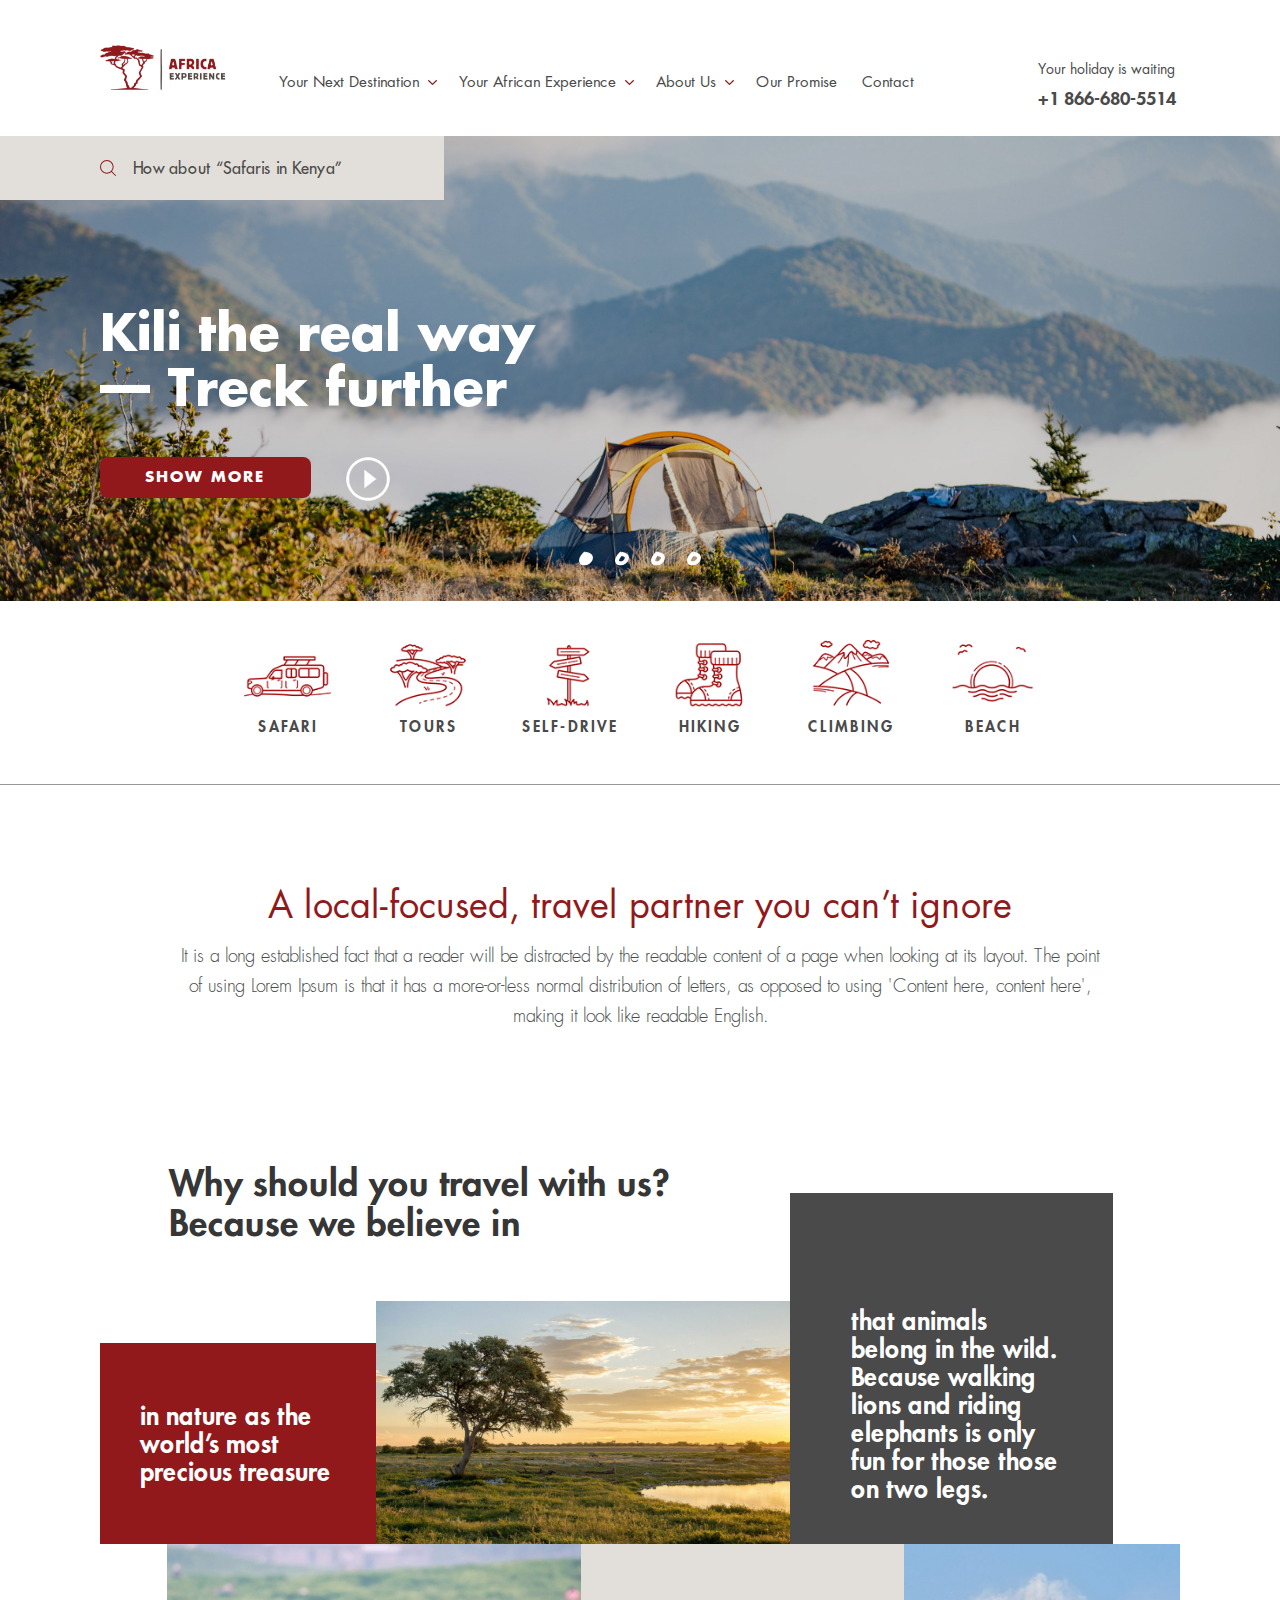
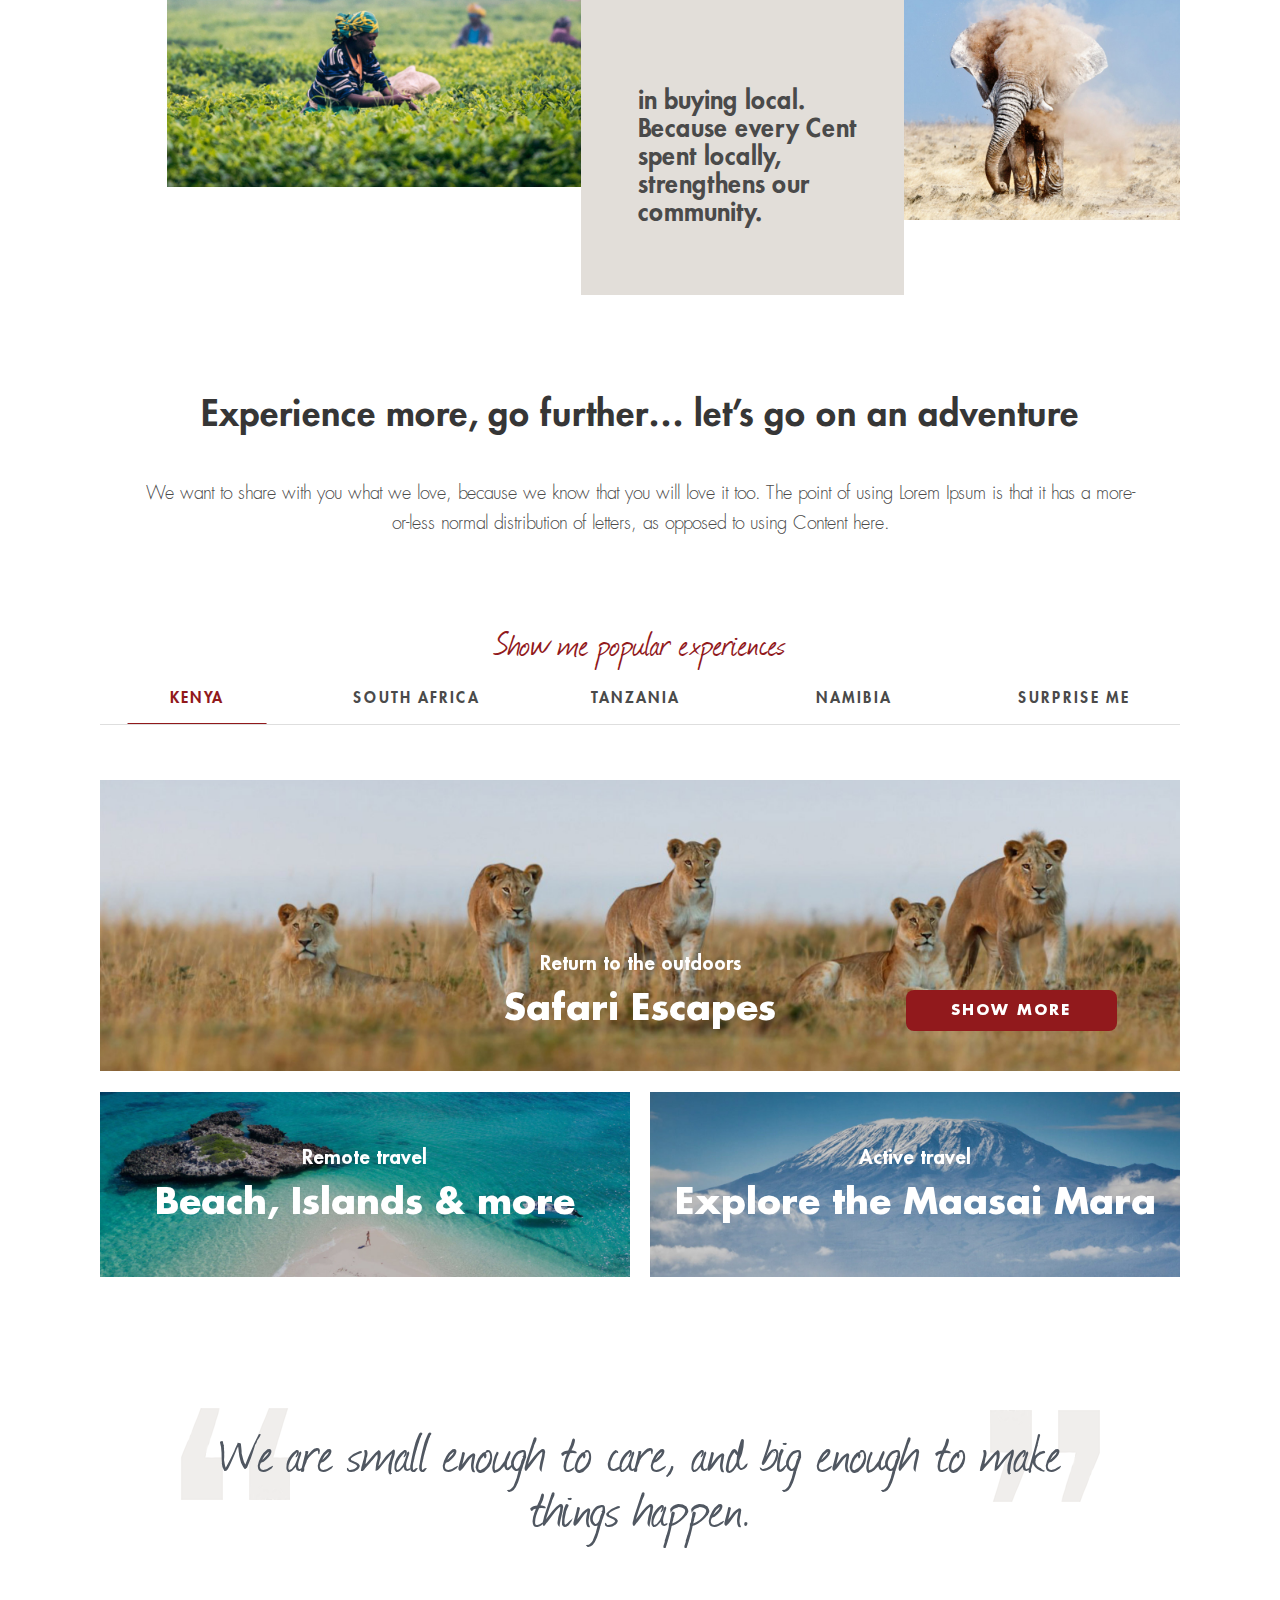
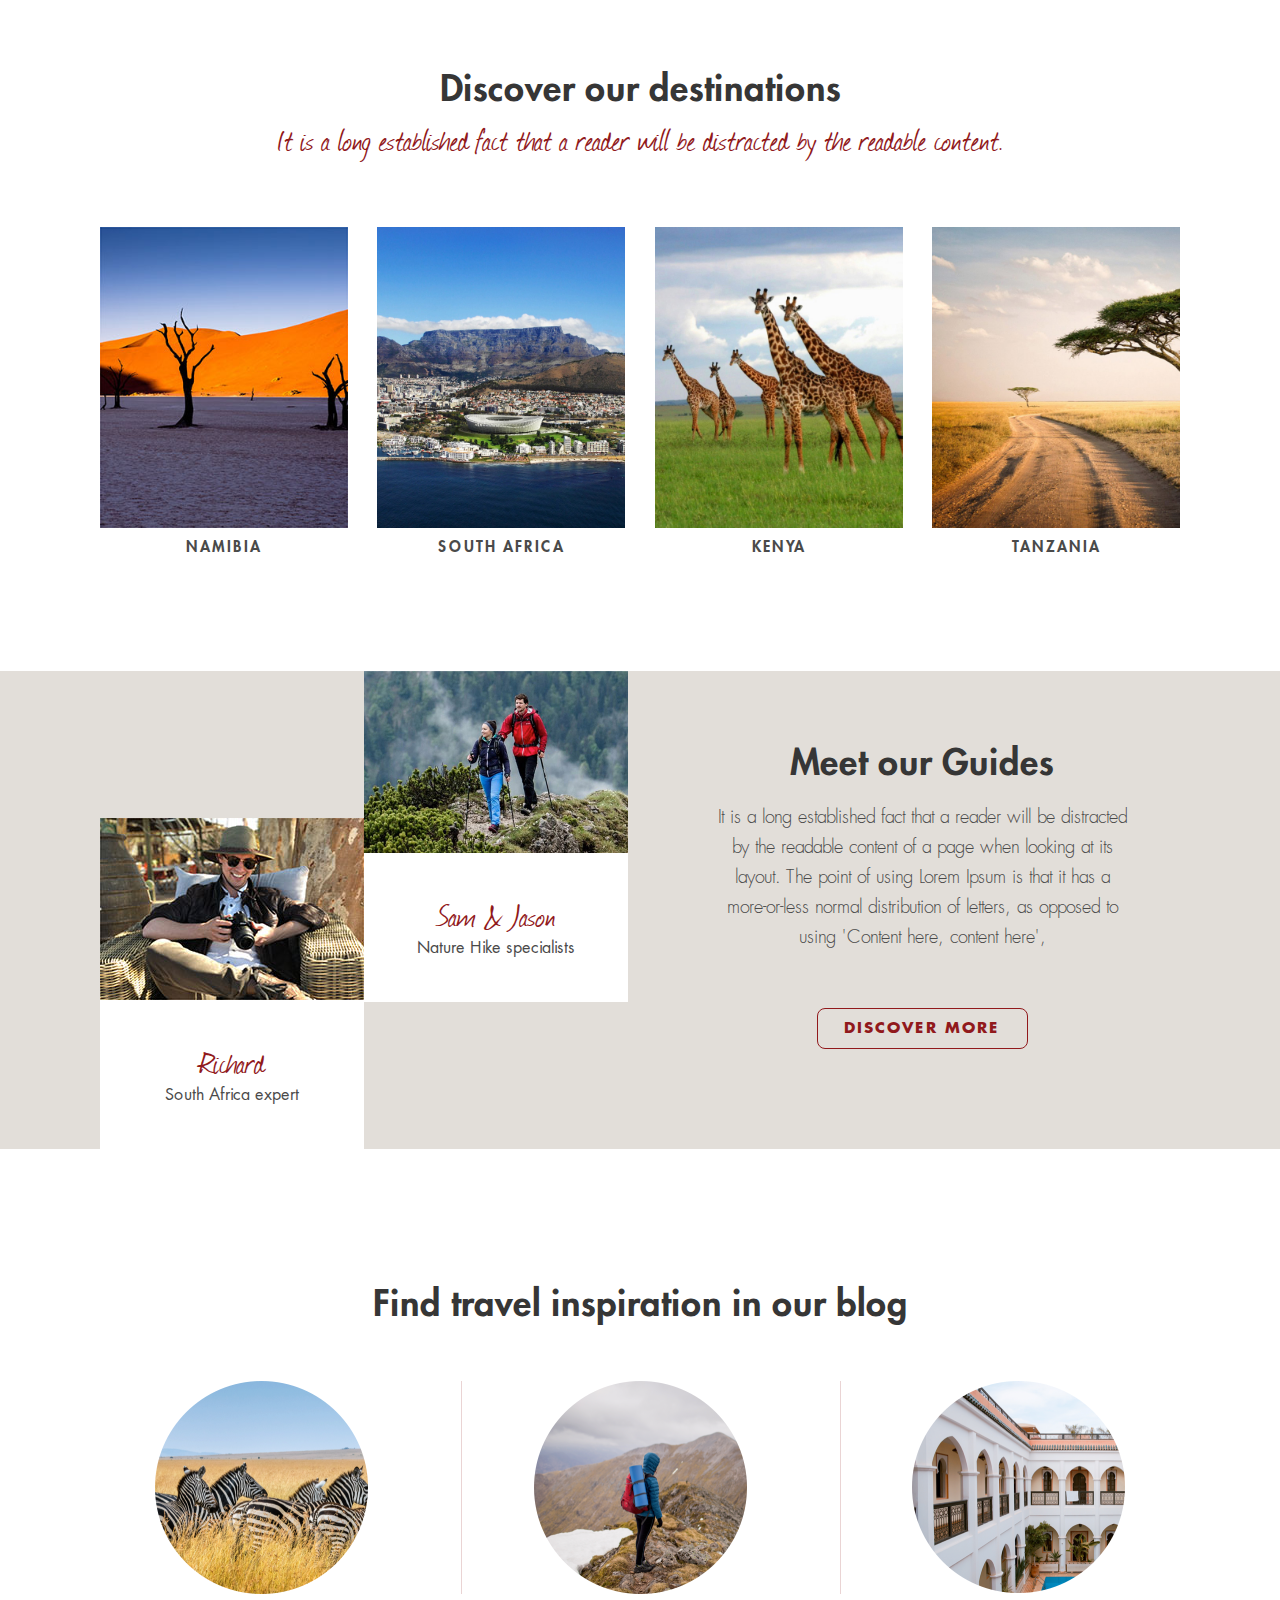
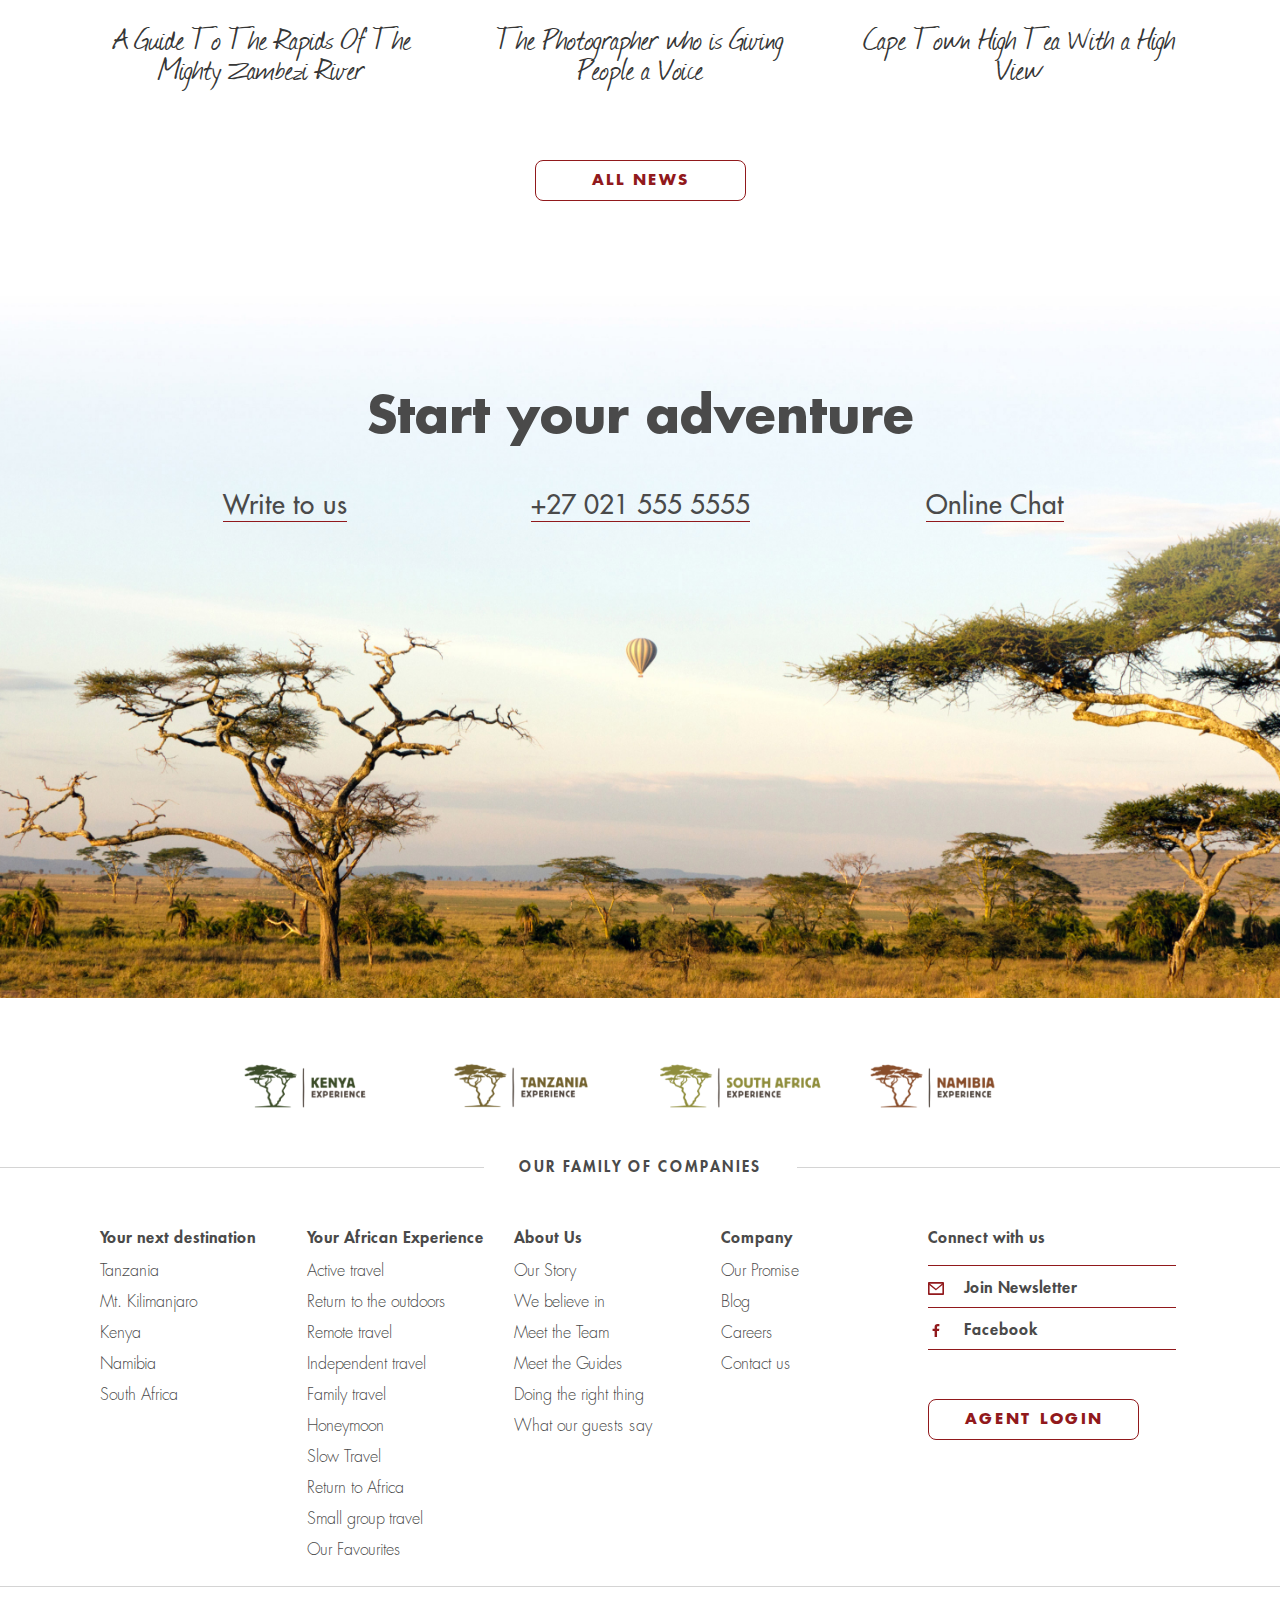
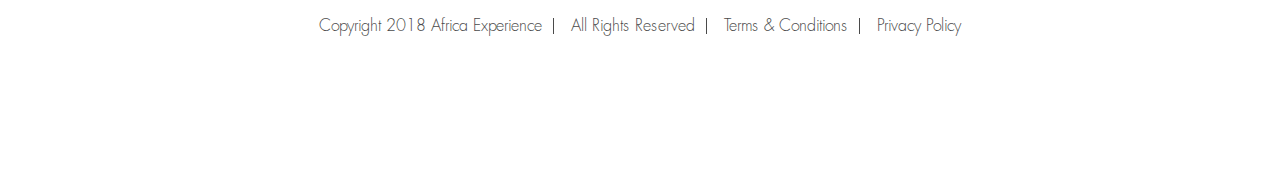
<file: index.html>
<!DOCTYPE html>
<html lang="en">

<head>
    <meta charset="utf-8">
    <meta name="viewport" content="width=device-width, minimum-scale=1.0, maximum-scale=1.0, initial-scale=1.0, user-scalable=no">
    <meta name="format-detection" content="telephone=no">
    <title>Africa Experience | Home</title>

    <link type="text/css" rel="stylesheet" href="css/flexslider.css">
    <link type="text/css" rel="stylesheet" href="css/slick.css">
    <link type="text/css" rel="stylesheet" href="css/style.css">
</head>

<body>
    <div class="main-wrap">
        <!--  Beginning header section 
            ===============================  -->
        <header class="main-header-section">
            <div class="common-wrap clear">
                <div class="logo-wrap">
                    <div class="main-logo">
                        <a href="index.html" class="logo"><img src="images/main-logo.png" alt=""></a>
                    </div>
                    <div class="call-to-action tablet">
                        <span>Your holiday is waiting</span>
                        <a href="tel:18666805514"><span>+1 866-680-5514</span></a>
                    </div>
                    <div class="menu-icon-wrap">
                        <span>menu</span>
                        <div class="phone-nav">
                            <div></div>
                        </div>
                    </div>
                </div>
                <div class="nav-wrap">
                    <nav class="main-nav">
                        <ul>
                            <li><a href="index.html">Home</a> </li>
                            <li>
                                <a href="your-next-destination.html">Your next destination</a>
                                <ul>
                                    <li><a href="single-destination.html">Single destination</a></li>
                                    <li><a href="#">Your next </a></li>
                                    <li><a href="#">Your next </a></li>
                                </ul>
                            </li>
                            <li><a href="#">Your African Experience</a>
                                <ul>
                                    <li><a href="single-experience.html">Single experience</a></li>
                                    <li><a href="#">Your next </a></li>
                                    <li><a href="#">Your next </a></li>
                                </ul>
                            </li>
                            <li><a href="#">About Us</a>
                                <ul>
                                    <li><a href="#">Your next </a></li>
                                    <li><a href="#">Your next </a></li>
                                    <li><a href="#">Your next </a></li>
                                </ul>
                            </li>
                            <li><a href="#">Our Promise</a> </li>
                            <li><a href="#">Contact</a></li>
                        </ul>
                    </nav>
                    <div class="call-to-action">
                        <span>Your holiday is waiting</span>
                        <a href="tel:18666805514"><img src="svg/phone.svg" alt="" class="laptop"><span>+1 866-680-5514</span></a>
                    </div>
                </div>
            </div>
        </header>
        <!-- //End header section -->

        <!-- Beginning main content section 
            ==================================== -->
        <section class="main-content-wrap home-content">
            <!--  Beginning hero section 
                ==================================== -->
            <section class="hero-wrap">
                <div class="search-field-wrap">
                    <div class="common-wrap clear search-wrap-inner">
                        <form action="#" method="post">
                            <div class="input-row scearch-wrap">
                                <button type="submit"><img src="svg/search.svg" alt=""></button>
                                <input type="search" value="How about “Safaris in Kenya”">
                            </div>
                        </form>
                    </div>
                </div>
                <div class="hero-slide-wrap" id="hero-slide-wrap">
                    <ul class="slides">
                        <li class="slide">
                            <div class="hero-thumb" style="background-image: url(images/home-hero.jpg)">
                                <div class="hero-inner" id="hero-inner">
                                    <div class="common-wrap clear">
                                        <div class="title-text">
                                            <h2>Kili the real way –– Treck further</h2>
                                            <a href="#" class="btn color-btn">show more</a>
                                            <a href="#" class="play-btn"><img src="images/play-icon.png" alt=""></a>
                                        </div>
                                    </div>
                                </div>
                            </div>
                        </li>
                        <li class="slide">
                            <div class="hero-thumb" style="background-image: url(images/home-hero.jpg)">
                                <div class="hero-inner" id="hero-inner">
                                    <div class="common-wrap clear">
                                        <div class="title-text">
                                            <h2>Kili the real way –– Treck further</h2>
                                            <a href="#" class="btn color-btn">show more</a>
                                            <a href="#" class="play-btn"><img src="images/play-icon.png" alt=""></a>
                                        </div>
                                    </div>
                                </div>
                            </div>
                        </li>
                        <li class="slide">
                            <div class="hero-thumb" style="background-image: url(images/home-hero.jpg)">
                                <div class="hero-inner" id="hero-inner">
                                    <div class="common-wrap clear">
                                        <div class="title-text">
                                            <h2>Kili the real way –– Treck further</h2>
                                            <a href="#" class="btn color-btn">show more</a>
                                            <a href="#" class="play-btn"><img src="images/play-icon.png" alt=""></a>
                                        </div>
                                    </div>
                                </div>
                            </div>
                        </li>
                        <li class="slide">
                            <div class="hero-thumb" style="background-image: url(images/home-hero.jpg)">
                                <div class="hero-inner" id="hero-inner">
                                    <div class="common-wrap clear">
                                        <div class="title-text">
                                            <h2>Kili the real way –– Treck further</h2>
                                            <a href="#" class="btn color-btn">show more</a>
                                            <a href="#" class="play-btn"><img src="images/play-icon.png" alt=""></a>
                                        </div>
                                    </div>
                                </div>
                            </div>
                        </li>
                    </ul>
                </div>
            </section>
            <!--  //End hero section -->

            <!--  Beginning info warp section 
                ==================================== -->
            <section class="info-wrap-section">
                <div class="common-wrap clear info-inner">
                    <a href="#" class="info-item">
                        <img src="images/features-icon1.png">
                        <span>Safari</span>
                    </a>
                    <a href="#" class="info-item">
                        <img src="images/features-icon2.png">
                        <span>Tours</span>
                    </a>
                    <a href="#" class="info-item">
                        <img src="images/features-icon3.png">
                        <span>Self-Drive</span>
                    </a>
                    <a href="#" class="info-item">
                        <img src="images/features-icon4.png">
                        <span>Hiking</span>
                    </a>
                    <a href="#" class="info-item">
                        <img src="images/features-icon5.png">
                        <span>Climbing</span>
                    </a>
                    <a href="#" class="info-item">
                        <img src="images/features-icon6.png">
                        <span>Beach</span>
                    </a>
                </div>
            </section>
            <!-- //End info wrap section -->

            <!-- Beginning local focus section 
                ==================================== -->
            <section class="local-focus-section">
                <div class="common-wrap clear local-focus-inner">
                    <div class="title-wrap common-wrap clear">
                        <h4 class="flame-red ">A local-focused, travel partner you can’t ignore</h4>
                        <p>It is a long established fact that a reader will be distracted by the readable content of a page when looking at its layout. The point of using Lorem Ipsum is that it has a more-or-less normal distribution of letters, as opposed to using 'Content here, content here', making it look like readable English.</p>
                    </div>
                    <div class="local-focus-content-wrap">
                        <h4 class="eclipse std-heavy-fonts">Why should you travel with us? Because we believe in</h4>
                        <div class="focus-content-gellary">
                            <div class="focus-gellary-item">
                                <div class="focus-gellary-item-inner">
                                    <p>in nature as the world’s most precious treasure</p>
                                </div>
                            </div>
                            <div class="focus-gellary-item">
                                <div class="focus-gellary-item-inner">
                                    <img src="images/rotterdam-webdesign-grafische-vormgeving-copy-9@2x.jpg" alt="">
                                    <p class="mobi">in nature as the world’s most precious treasure</p>
                                </div>
                            </div>
                            <div class="focus-gellary-item">
                                <div class="focus-gellary-item-inner">
                                    <p>that animals belong in the wild. Because walking lions and riding elephants is only fun for those those on two legs.</p>
                                </div>
                            </div>
                            <div class="focus-gellary-item">
                                <div class="focus-gellary-item-inner">
                                    <img src="images/tea@2x.jpg" alt="">
                                    <p class="mobi">that animals belong in the wild. Because walking lions and riding elephants is only fun for those those on two legs.</p>
                                </div>
                            </div>
                            <div class="focus-gellary-item">
                                <div class="focus-gellary-item-inner">
                                    <p>in buying local. Because every Cent spent locally, strengthens our community.</p>
                                </div>
                            </div>
                            <div class="focus-gellary-item">
                                <div class="focus-gellary-item-inner">
                                    <img src="images/rotterdam-webdesign-grafische-vormgeving-copy-13@2x.jpg" alt="">
                                    <p class="mobi">in buying local. Because every Cent spent locally, strengthens our community.</p>
                                </div>
                            </div>
                        </div>
                    </div>
                </div>
            </section>
            <!--  //End local focus section -->

            <section class="experience-more-section">
                <div class="common-wrap clear experience-more-inner">
                    <div class="title-wrap common-wrap clear">
                         <h4 class="eclipse std-heavy-fonts">Experience more, go further… let’s go on an adventure</h4>
                        <p>We want to share with you what we love, because we know that you will love it too. The point of using Lorem Ipsum is that it has a more-or-less normal distribution of letters, as opposed to using Content here.</p>
                    </div>

                    <h3 class="flame-red writing-fonts">Show me popular experiences</h3>
                    <div class="experience-tab-wrap">
                        <div class="select-tab tablet clear" id="select-tab"></div>
                        <ul id="tab-nav">
                            <li>KENYA</li>
                            <li>SOUTH AFRICA</li>
                            <li>TANZANIA</li>
                            <li>NAMIBIA</li>
                            <li>SURPRISE ME</li>
                        </ul>
                    </div>
                </div>
            </section>
            
            <section class="content-deals-info">
                <div class="common-wrap clear">
                    <div class="experience-tab-content-wrap" id="experience-tab-content-wrap">
                        <div class="experience-tab-content">
                            <div class="experience-tab-thumb">
                                <div class="experience-tab-thumb-inner">
                                    <h5>Return to the outdoors</h5>
                                    <h4>Safari Escapes</h4>
                                    <a href="single-experience.html" class="btn color-btn">show more</a>
                                </div>
                                <div class="experience-tab-thumb-bg" style="background-image: url(images/experience-thimb-large-9@2x.jpg);"></div>
                            </div>
                            <div class="experience-tab-thumb">
                                <div class="experience-tab-thumb-inner">
                                    <h5>Remote travel</h5>
                                    <h4>Beach, Islands &amp; more</h4>
                                </div>
                                <div class="experience-tab-thumb-bg" style="background-image: url(images/experience-Islands.jpg);"></div>
                            </div>
                            <div class="experience-tab-thumb">
                                <div class="experience-tab-thumb-inner">
                                    <h5>Active travel</h5>
                                    <h4>Explore the Maasai Mara</h4>
                                </div>
                                <div class="experience-tab-thumb-bg" style="background-image: url(images/experience-climbing@2x.jpg);"></div>
                            </div>
                        </div>
                        <div class="experience-tab-content">
                            <div class="experience-tab-thumb">
                                <div class="experience-tab-thumb-inner">
                                    <h5>Remote travel</h5>
                                    <h4>Beach, Islands &amp; more</h4>
                                    <a href="#" class="btn color-btn">show more</a>
                                </div>
                                <div class="experience-tab-thumb-bg" style="background-image: url(images/experience-Islands.jpg);"></div>
                            </div>
                            <div class="experience-tab-thumb">
                                <div class="experience-tab-thumb-inner">
                                    <h5>Return to the outdoors</h5>
                                    <h4>Safari Escapes</h4>
                                </div>
                                <div class="experience-tab-thumb-bg" style="background-image: url(images/experience-thimb-large-9@2x.jpg);"></div>
                            </div>
                            <div class="experience-tab-thumb">
                                <div class="experience-tab-thumb-inner">
                                    <h5>Active travel</h5>
                                    <h4>Explore the Maasai Mara</h4>
                                </div>
                                <div class="experience-tab-thumb-bg" style="background-image: url(images/experience-climbing@2x.jpg);"></div>
                            </div>
                        </div>
                        <div class="experience-tab-content">
                            <div class="experience-tab-thumb">
                                <div class="experience-tab-thumb-inner">
                                    <h5>Active travel</h5>
                                    <h4>Climbing Mt. Kilimanjaro</h4>
                                    <a href="#" class="btn color-btn">show more</a>
                                </div>
                                <div class="experience-tab-thumb-bg" style="background-image: url(images/experience-climbing@2x.jpg);"></div>
                            </div>
                            <div class="experience-tab-thumb">
                                <div class="experience-tab-thumb-inner">
                                    <h5>Remote travel</h5>
                                    <h4>Beach, Islands &amp; more</h4>
                                </div>
                                <div class="experience-tab-thumb-bg" style="background-image: url(images/experience-Islands.jpg);"></div>
                            </div>
                            <div class="experience-tab-thumb">
                                <div class="experience-tab-thumb-inner">
                                    <h5>Return to the outdoors</h5>
                                    <h4>Safari Escapes</h4>
                                </div>
                                <div class="experience-tab-thumb-bg" style="background-image: url(images/experience-thimb-large-9@2x.jpg);"></div>
                            </div>
                        </div>
                        <div class="experience-tab-content">
                            <div class="experience-tab-thumb">
                                <div class="experience-tab-thumb-inner">
                                    <h5>Remote travel</h5>
                                    <h4>Beach, Islands &amp; more</h4>
                                    <a href="#" class="btn color-btn">show more</a>
                                </div>
                                <div class="experience-tab-thumb-bg" style="background-image: url(images/experience-Islands.jpg);"></div>
                            </div>
                            <div class="experience-tab-thumb">
                                <div class="experience-tab-thumb-inner">
                                    <h5>Return to the outdoors</h5>
                                    <h4>Safari Escapes</h4>
                                </div>
                                <div class="experience-tab-thumb-bg" style="background-image: url(images/experience-thimb-large-9@2x.jpg);"></div>
                            </div>
                            <div class="experience-tab-thumb">
                                <div class="experience-tab-thumb-inner">
                                    <h5>Active travel</h5>
                                    <h4>Climbing Mt. Kilimanjaro</h4>
                                </div>
                                <div class="experience-tab-thumb-bg" style="background-image: url(images/experience-climbing@2x.jpg);"></div>
                            </div>
                        </div>
                        <div class="experience-tab-content">
                            <div class="experience-tab-thumb">
                                <div class="experience-tab-thumb-inner">
                                    <h5>Active travel</h5>
                                    <h4>Climbing Mt. Kilimanjaro</h4>
                                    <a href="#" class="btn color-btn">show more</a>
                                </div>
                                <div class="experience-tab-thumb-bg" style="background-image: url(images/experience-climbing@2x.jpg);"></div>
                            </div>
                            <div class="experience-tab-thumb">
                                <div class="experience-tab-thumb-inner">
                                    <h5>Remote travel</h5>
                                    <h4>Beach, Islands &amp; more</h4>
                                </div>
                                <div class="experience-tab-thumb-bg" style="background-image: url(images/experience-Islands.jpg);"></div>
                            </div>
                            <div class="experience-tab-thumb">
                                <div class="experience-tab-thumb-inner">
                                    <h5>Return to the outdoors</h5>
                                    <h4>Safari Escapes</h4>
                                </div>
                                <div class="experience-tab-thumb-bg" style="background-image: url(images/experience-thimb-large-9@2x.jpg);"></div>
                            </div>
                        </div>
                    </div>
                    <div class="blockquote-wrap">
                        <div class="blockquote-inner clear">
                            <h2 class="writing-fonts eclipse">We are small enough to care, and big enough to make things happen.</h2>
                        </div>
                    </div>
                </div>
            </section>
            <section class="destination-section">
                <div class="destination-inner common-wrap clear">
                    <div class="title-wrap common-wrap clear">
                        <h4 class="eclipse std-heavy-fonts">Discover our destinations</h4>
                        <h4 class="writing-fonts flame-red">It is a long established fact that a reader will be distracted by the readable content.</h4>
                    </div>
                    <div class="destination-item-wrap">
                        <div class="destination-item">
                            <figure>
                                <img src="images/nam-1@2x.jpg" alt="" class="desktop">
                                <div class="destination-mobi" style="background-image: url(images/destination-mobi1.jpg)"></div>
                                <dfn class="mobi">Explore Namibia</dfn>
                            </figure>
                            <span>NAMIBIA</span>
                            <a href="single-destination.html" class="explore-link"></a>
                        </div>
                        <div class="destination-item">
                            <figure>
                                <img src="images/sa@2x.jpg" alt="">
                                <div class="destination-mobi" style="background-image: url(images/destination-mobi2.jpg)"></div>
                                <dfn class="mobi">Explore South Africa</dfn>
                            </figure>
                            <span>SOUTH AFRICA</span>
                            <a href="single-destination.html" class="explore-link"></a>
                        </div>
                        <div class="destination-item">
                            <figure>
                                <img src="images/kenya@2x.jpg" alt="">
                                <div class="destination-mobi" style="background-image: url(images/destination-mobi3.jpg)"></div>
                                <dfn class="mobi">Explore Kenya</dfn>
                            </figure>
                            <span>KENYA</span>
                            <a href="single-destination.html" class="explore-link"></a>
                        </div>
                        <div class="destination-item">
                            <figure>
                                <img src="images/tanzania@2x.jpg" alt="">
                                <div class="destination-mobi" style="background-image: url(images/destination-mobi4.jpg)"></div>
                                <dfn class="mobi">Explore Tanzania</dfn>
                            </figure>
                            <span>TANZANIA</span>
                            <a href="single-destination.html" class="explore-link"></a>
                        </div>
                    </div>
                </div>
            </section>

            <!-- Beginning meet our guide section 
                ====================================== -->
            <section class="meet-our-guide-section">
                <div class="meet-our-guide-inner common-wrap clear">
                    <div class="meet-slider-wrap" id="meet-slider-wrap">
                        <div class="slider-item">
                            <img src="images/richard.jpg" alt="">
                            <div class="slide-content">
                                <h4 class="writing-fonts flame-red">Richard</h4>
                                <p>South Africa expert</p>
                            </div>
                        </div>
                        <div class="slider-item">
                            <img src="images/here-is-your-ultimate-backpack-kit-gear-patrol-full-lead-2@2x.jpg" alt="">
                            <div class="slide-content">
                                <h4 class="writing-fonts flame-red">Sam &amp; Jason</h4>
                                <p>Nature Hike specialists</p>
                            </div>
                        </div>
                        <div class="slider-item mobi">
                            <img src="images/yacht@2x.jpg" alt="">
                            <div class="slide-content">
                                <h4 class="writing-fonts flame-red">Protecting our oceans</h4>
                                <p>Sustainable fishing &amp; tours</p>
                            </div>
                        </div>
                        <div class="slider-item mobi">
                            <img src="images/here-is-your-ultimate-backpack-kit-gear-patrol-full-lead-2@2x.jpg" alt="">
                            <div class="slide-content">
                                <h4 class="writing-fonts flame-red">Sam &amp; Jason</h4>
                                <p>Nature Hike specialists</p>
                            </div>
                        </div>
                    </div>
                    <div class="meet-our-guide-content">
                        <h4 class="eclipse std-heavy-fonts">Meet our Guides</h4>
                        <p>It is a long established fact that a reader will be distracted by the readable content of a page when looking at its layout. The point of using Lorem Ipsum is that it has a more-or-less normal distribution of letters, as opposed to using 'Content here, content here',</p>
                        <a href="meet-the-guides.html" class="discover btn transparent ">Discover more</a>
                    </div>
                    <div class="slider-item desktop">
                        <img src="images/nambia.jpg" alt="">
                        <div class="slide-content">
                            <h4 class="writing-fonts flame-red">Arnold</h4>
                            <p>Namibia expert</p>
                        </div>
                    </div>
                </div>
            </section>
            <!-- //End meet our guide section -->
            
            <section class="travel-inspiration-section">
                <div class="common-wrap clear">
                    <h4 class="eclipse std-heavy-fonts align-center">Find travel inspiration in our blog</h4>
                    <div class="inspiration-wrap" id="inspiration-deals">
                        <div class="inspiration-item">
                            <div class="item-thumb clear"><img src="images/item-thumb1.png" alt=""></div>
                            <h4 class="writing-fonts eclipse">A Guide To The Rapids Of The Mighty Zambezi River</h4>
                        </div>
                        <div class="inspiration-item">
                            <div class="item-thumb clear"><img src="images/item-thumb2.png" alt=""></div>
                            <h4 class="writing-fonts eclipse">The Photographer who is Giving People a Voice</h4>
                        </div>
                        <div class="inspiration-item">
                            <div class="item-thumb clear"><img src="images/item-thumb3.png" alt=""></div>
                            <h4 class="writing-fonts eclipse">Cape Town High Tea With a High View</h4>
                        </div>
                        <div class="inspiration-item mobi">
                            <div class="item-thumb clear"><img src="images/item-thumb3.png" alt=""></div>
                            <h4 class="writing-fonts eclipse">Cape Town High Tea With a High View</h4>
                        </div>
                    </div>
                   <a href="#" class="btn transparent">All news</a>
                </div>
            </section>

            <!--  Beginning adventure section 
                ==================================== -->
            <section class="adventure-section" style="background-image: url(images/tanzania-savannah-hot-air-balloon@2x.jpg);">
                <div class="adventure-inner common-wrap clear">
                    <h2>Start your adventure</h2>
                    <div class="adventure-contact-info">
                        <ul>
                            <li><a href="#">Write to us</a></li>
                            <li><a href="tel:270215555555">+27 021 555 5555</a></li>
                            <li><a href="#">Online Chat</a></li>
                        </ul>
                    </div>
                </div>
            </section>
            <!--  //End adventure section -->

            <!--  Beginning partner logo section 
                ==================================== -->
            <section class="partner-logo-section">
                <div class="logo-inner common-wrap clear">
                    <img src="images/kenya-logo@2x.png" alt="">
                    <img src="images/tanzania-logo@2x.png" alt="">
                    <img src="images/sa-logo@2x.png" alt="">
                    <img src="images/namibia-logo@2x.png" alt="">
                </div>
                <div class="section-end">
                    <span>OUR FAMILY OF COMPANIES</span>
                </div>
            </section>
            <!--  //End partner logo section 
                ==================================== -->
        </section>
        <!-- //End main content section -->

        <!-- Beginning footer section
            ============================== -->
        <footer class="main-footer-section">
            <div class="footer-top">
                <div class="common-wrap clear footer-top-inner">
                    <div class="widget mobi-accordion">
                        <span class="heading">Your next destination</span>
                        <ul class="active">
                            <li><a href="single-destination.html">Tanzania</a></li>
                            <li><a href="single-destination.html">Mt. Kilimanjaro </a></li>
                            <li><a href="single-destination.html">Kenya</a></li>
                            <li><a href="single-destination.html">Namibia</a></li>
                            <li><a href="single-destination.html">South Africa</a></li>
                        </ul>
                    </div>
                    <div class="widget mobi-accordion">
                        <span class="heading">Your African Experience</span>
                        <ul>
                            <li><a href="single-experience.html">Active travel</a></li>
                            <li><a href="single-experience.html">Return to the outdoors </a></li>
                            <li><a href="single-experience.html">Remote travel</a></li>
                            <li><a href="single-experience.html">Independent travel</a></li>
                            <li><a href="single-experience.html">Family travel</a></li>
                            <li><a href="single-experience.html">Honeymoon</a></li>
                            <li><a href="single-experience.html">Slow Travel</a></li>
                            <li><a href="single-experience.html">Return to Africa</a></li>
                            <li><a href="single-experience.html">Small group travel</a></li>
                            <li><a href="single-experience.html">Our Favourites</a></li>
                        </ul>
                    </div>
                    <div class="widget mobi-accordion">
                        <span class="heading">About Us</span>
                        <ul>
                            <li><a href="#">Our Story</a></li>
                            <li><a href="#">We believe in</a></li>
                            <li><a href="#">Meet the Team</a></li>
                            <li><a href="meet-the-guides.html">Meet the Guides</a></li>
                            <li><a href="doing-right-thing.html">Doing the right thing</a></li>
                            <li><a href="#">What our guests say</a></li>
                        </ul>
                    </div>
                    <div class="widget mobi-accordion">
                        <span class="heading">Company</span>
                        <ul>
                            <li><a href="#">Our Promise</a></li>
                            <li><a href="#">Blog</a></li>
                            <li><a href="#">Careers</a></li>
                            <li><a href="#">Contact us</a></li>
                        </ul>
                    </div>
                    <div class="widget social-wrap">
                        <span class="heading">Connect with us</span>
                        <ul>
                            <li><a href="#"><img src="svg/mail.svg"><dfn>Join Newsletter</dfn></a></li>
                            <li><a href="#"><img src="svg/facebook-contact.svg"><dfn>Facebook</dfn></a></li>
                        </ul>
                        <a href="#" class="btn transparent">agent login</a>
                    </div>
                </div>
            </div>
            <div class="footer-bottom">
                <div class="common-wrap clear footer-bottom-inner">
                    <p>Copyright 2018</p>
                    <ul>
                        <li><a href="#">Africa Experience </a></li>
                        <li><a href="#">All Rights Reserved</a></li>
                        <li><a href="#">Terms &amp; Conditions</a></li>
                        <li><a href="#">Privacy Policy</a></li>
                    </ul>
                </div>
            </div>
        </footer>
        <!-- //End main footer section -->
    </div>

    <script type="text/javascript" src="scripts/jquery-3.3.1.min.js"></script>
    <script type="text/javascript" src="scripts/jquery.flexslider.js" defer></script>
    <script type="text/javascript" src="scripts/slick.min.js" defer></script>
    <script type="text/javascript" src="scripts/common-scripts.js" defer></script>
</body>

</html>
</file>
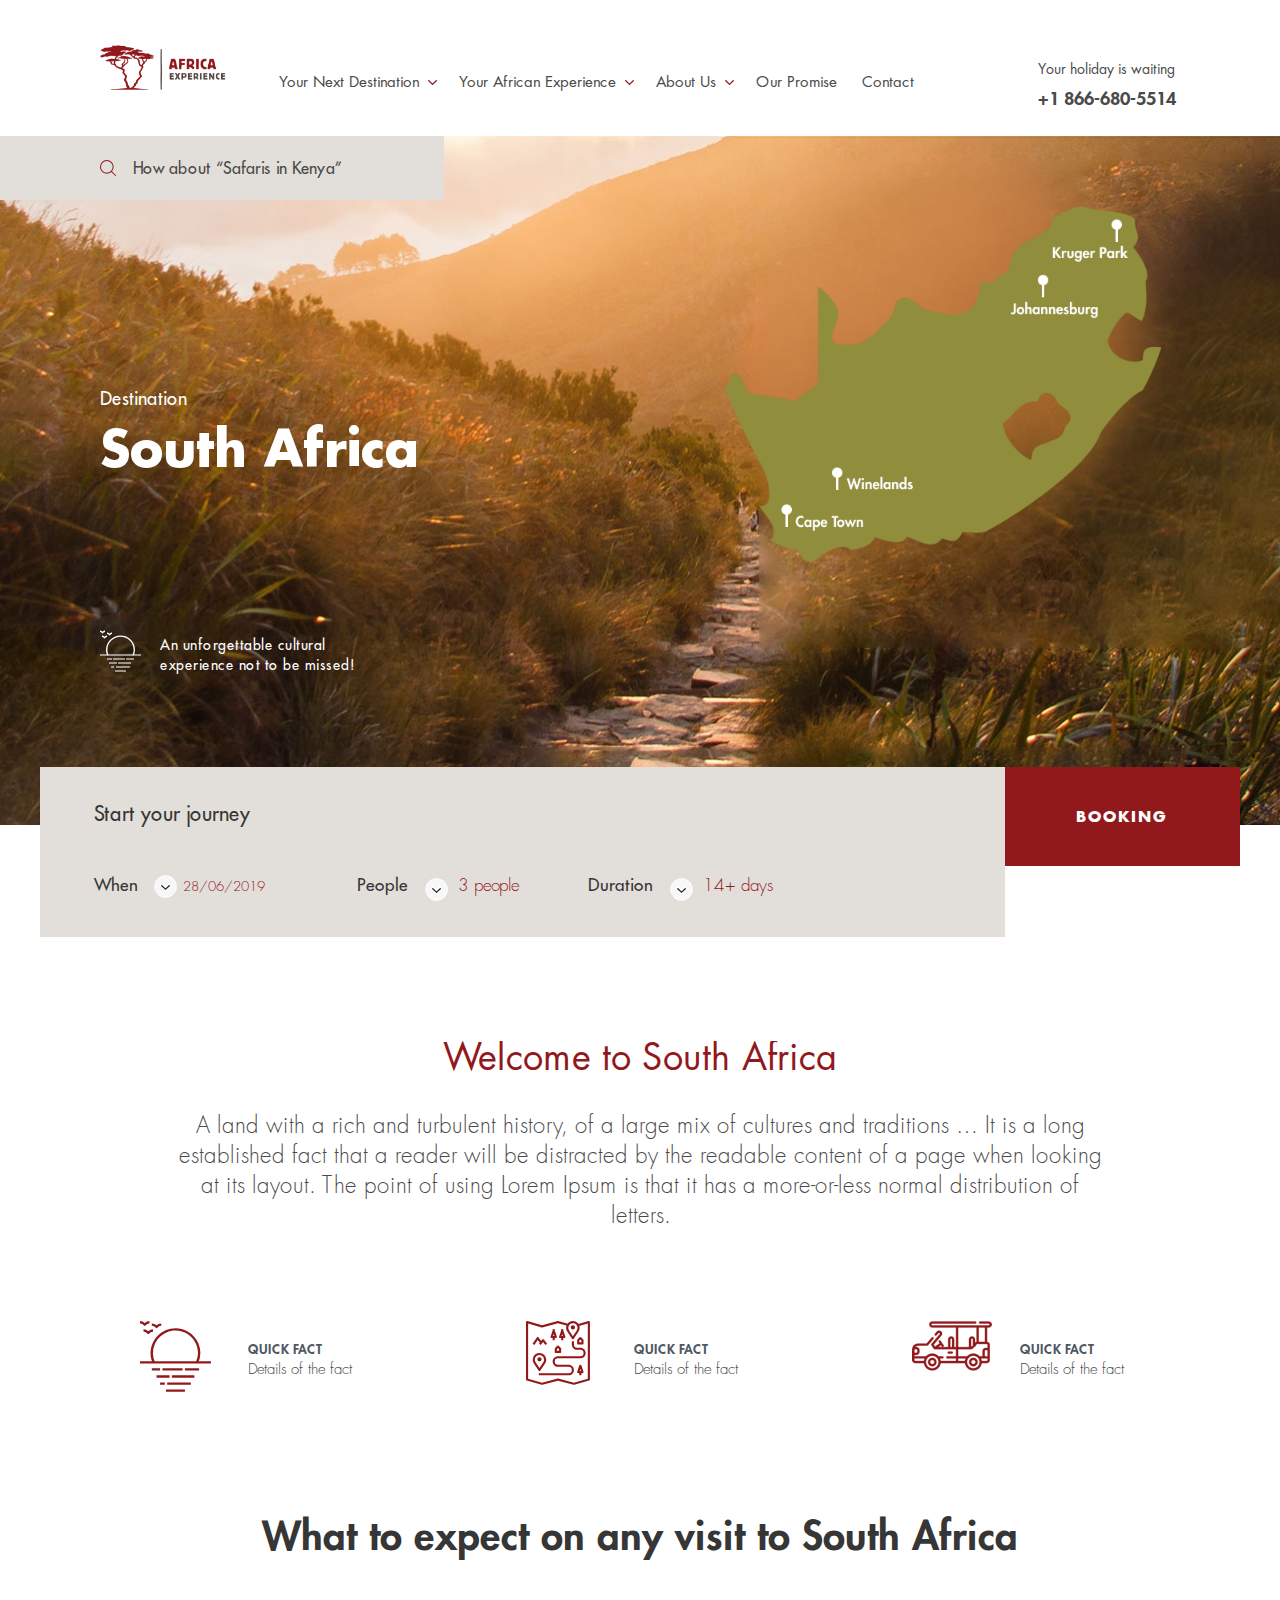
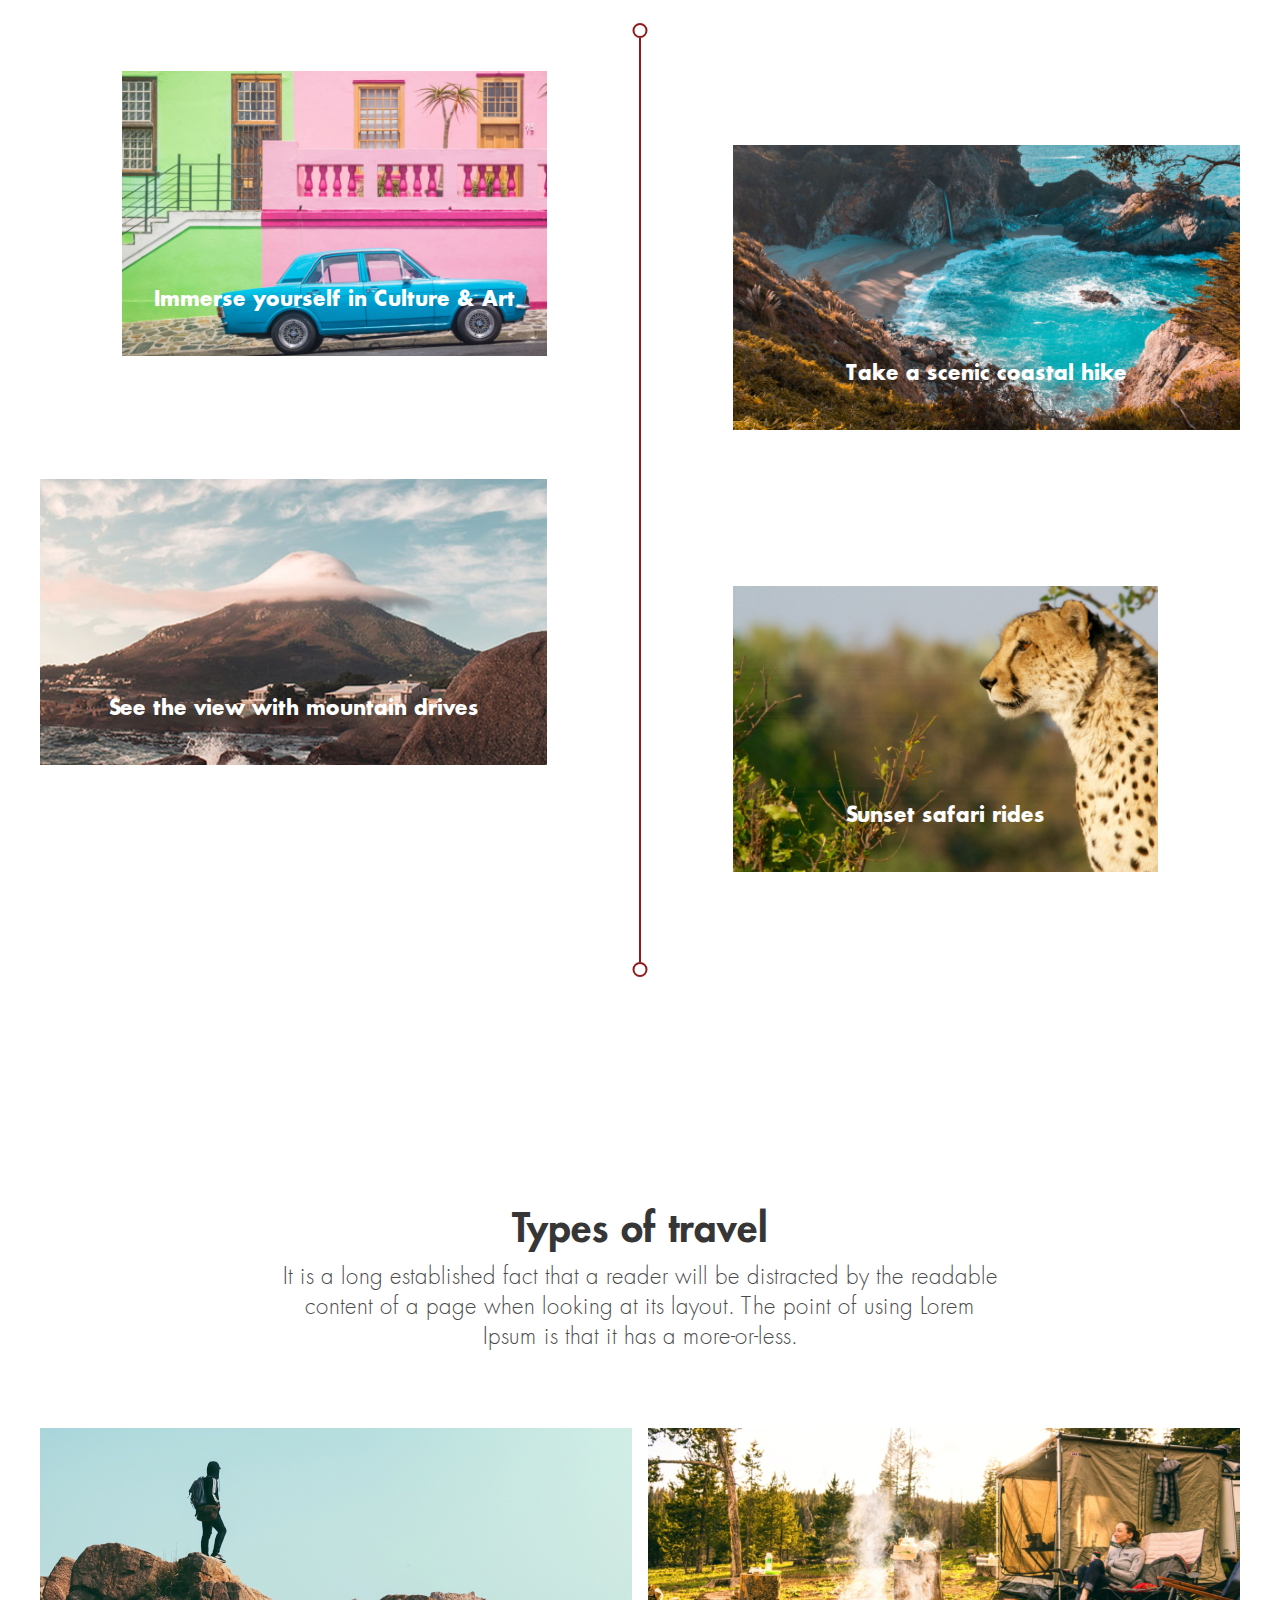
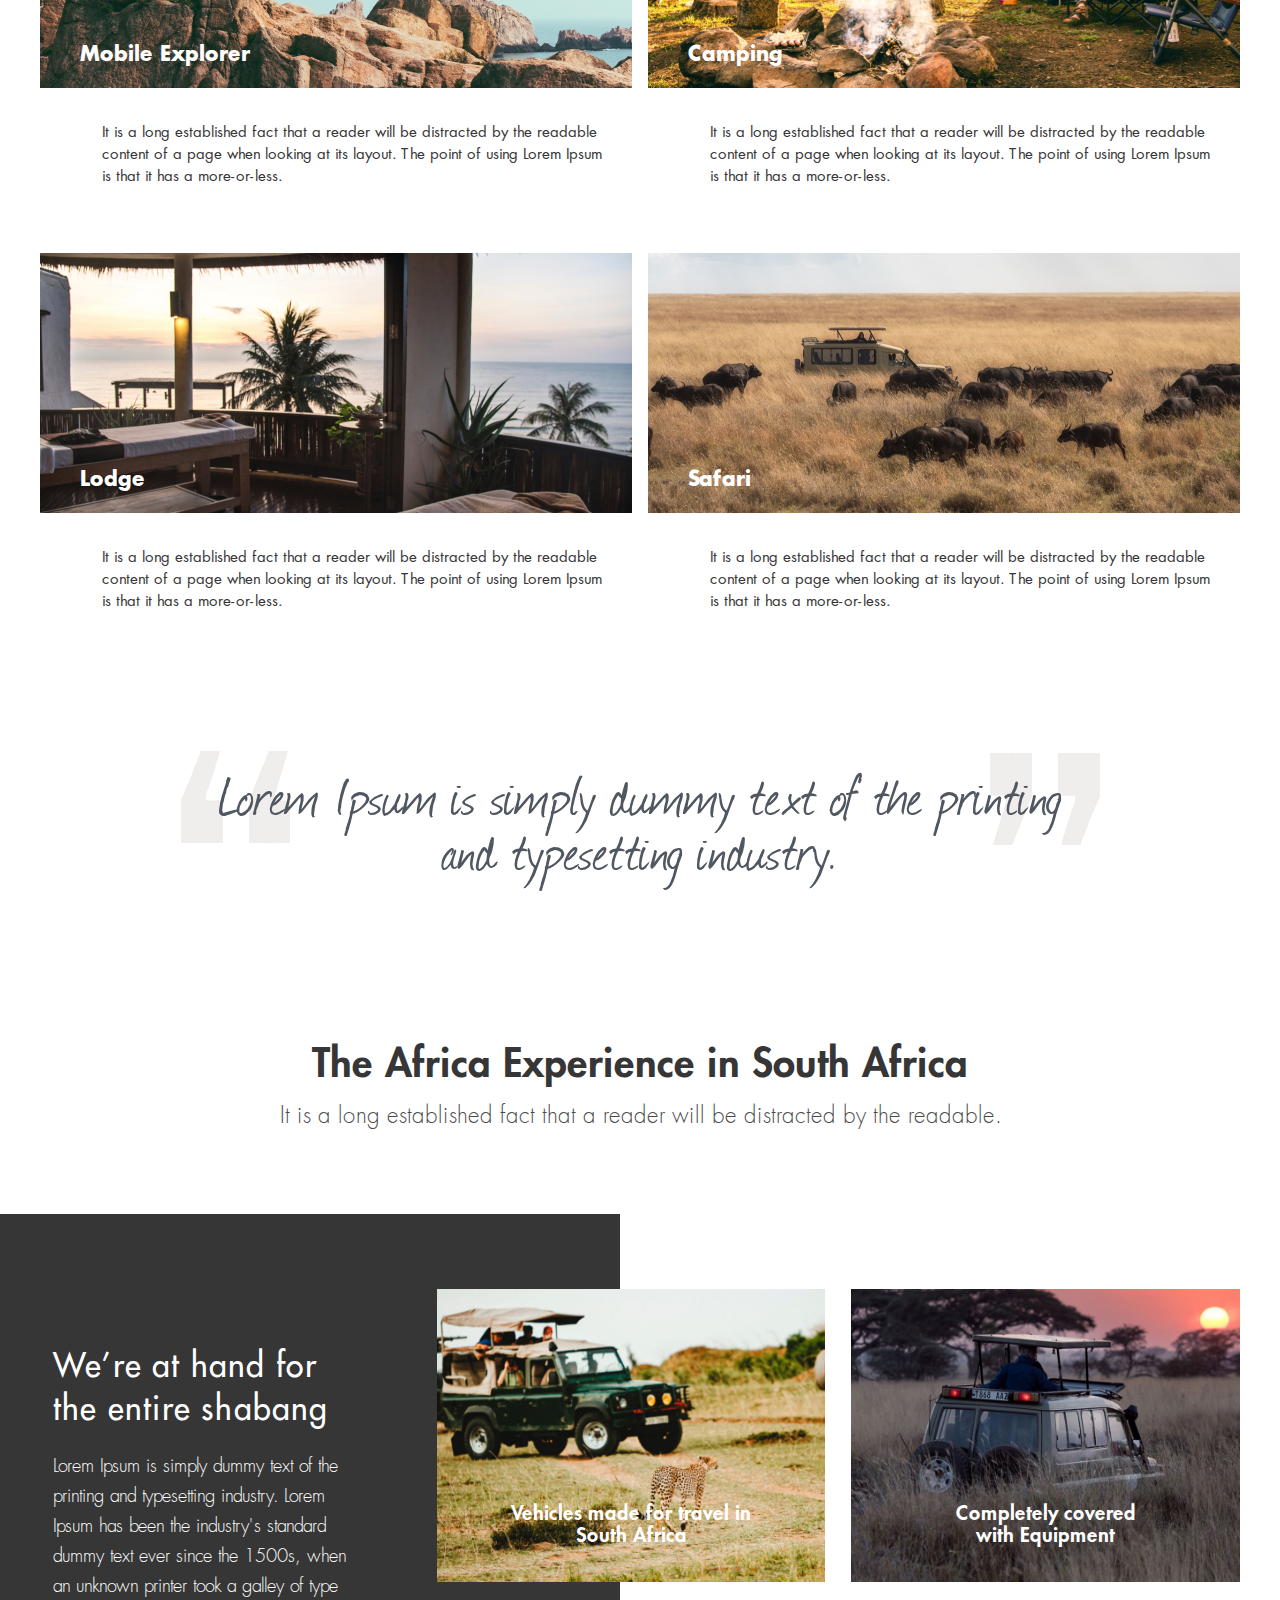
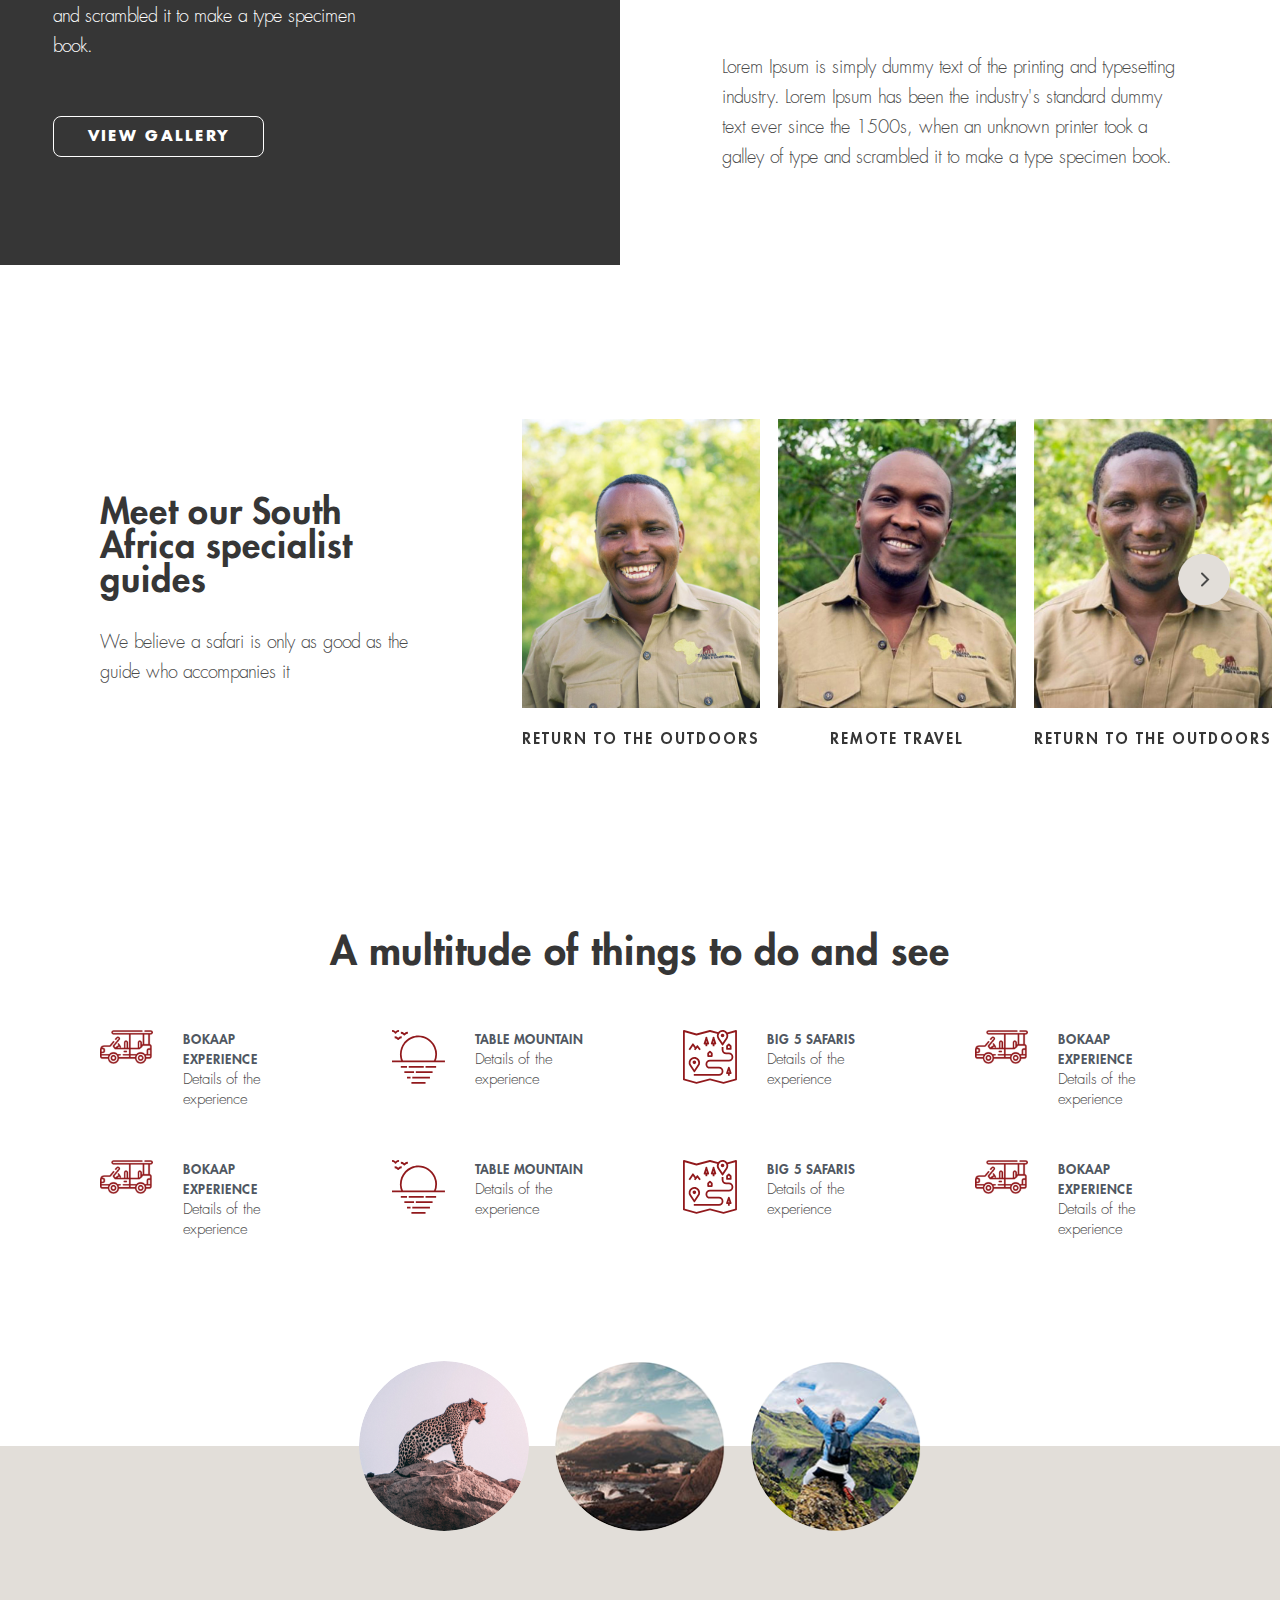
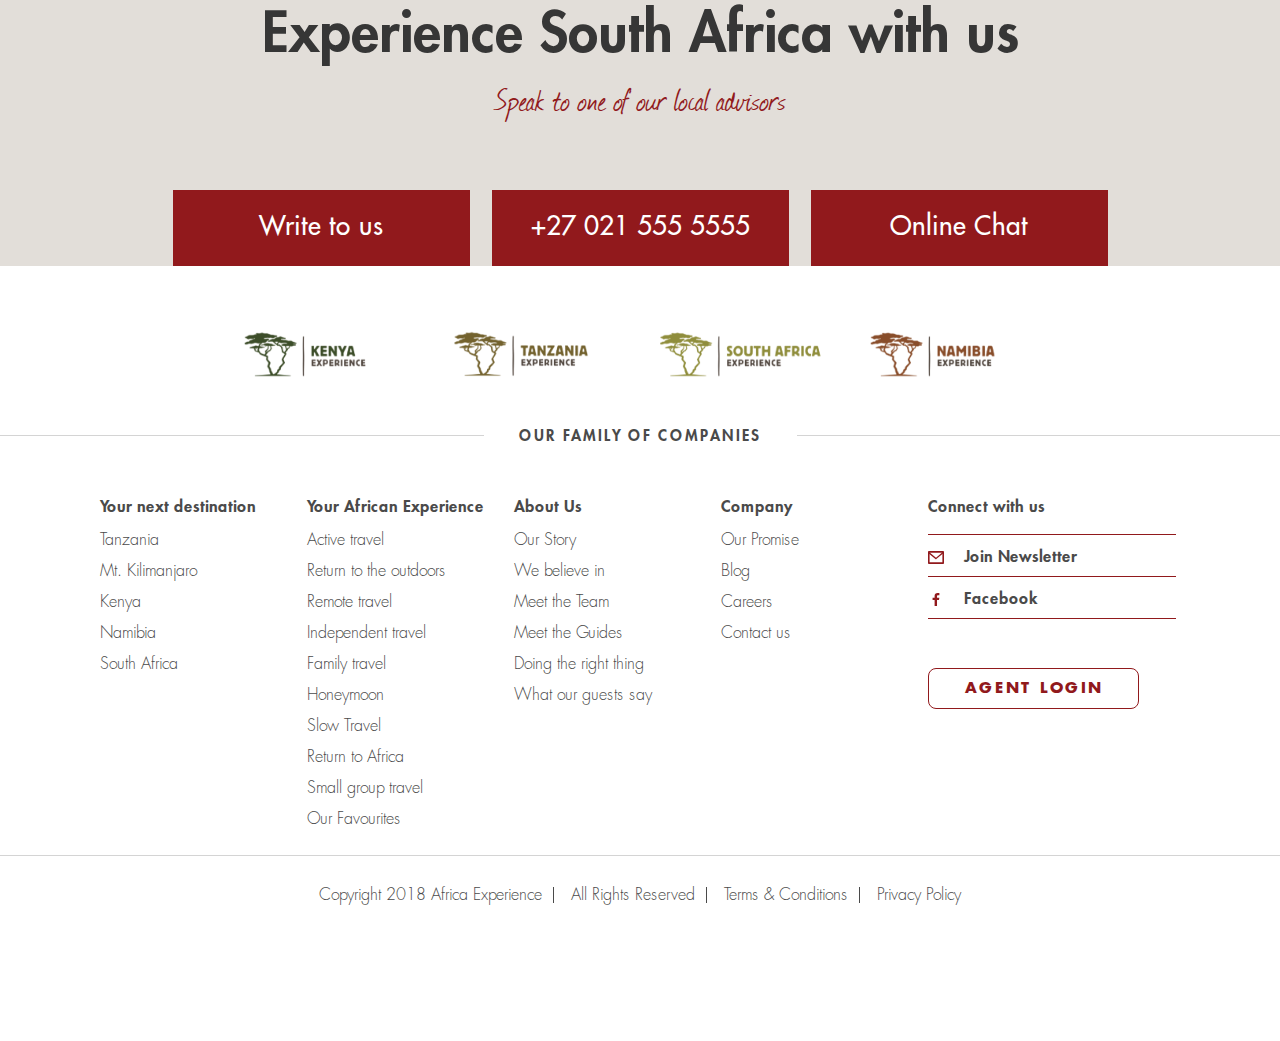
<file: single-destination.html>
<!DOCTYPE html>
    <html lang="en">

    <head>
        <meta charset="utf-8">
        <meta name="viewport" content="width=device-width, minimum-scale=1.0, maximum-scale=1.0, initial-scale=1.0, user-scalable=no">
        <meta name="format-detection" content="telephone=no">
        <title>Africa Experience | Single Destination </title>

        <link type="text/css" rel="stylesheet" href="css/flexslider.css">
        <link type="text/css" rel="stylesheet" href="css/slick.css">
        <link type="text/css" rel="stylesheet" href="css/ui.css">
        <link type="text/css" rel="stylesheet" href="css/selectric.css">
        <link type="text/css" rel="stylesheet" href="css/style.css">
    </head>

    <body>
        <div class="main-wrap">
            <!--  Beginning header section 
                ===============================  -->
            <header class="main-header-section">
                <div class="common-wrap clear">
                    <div class="logo-wrap">
                        <div class="main-logo">
                            <a href="index.html" class="logo"><img src="images/main-logo.png" alt=""></a>
                        </div>
                        <div class="call-to-action tablet">
                            <span>Your holiday is waiting</span>
                            <a href="tel:18666805514"><span>+1 866-680-5514</span></a>
                        </div>
                        <div class="menu-icon-wrap">
                            <span>menu</span>
                            <div class="phone-nav">
                                <div></div>
                            </div>
                        </div>
                    </div>
                    <div class="nav-wrap">
                        <nav class="main-nav">
                            <ul>
                                <li><a href="index.html">Home</a> </li>
                                <li>
                                    <a href="your-next-destination.html">Your next destination</a>
                                    <ul>
                                        <li><a href="single-destination.html">Single destination</a></li>
                                        <li><a href="#">Your next </a></li>
                                        <li><a href="#">Your next </a></li>
                                    </ul>
                                </li>
                                <li><a href="#">Your African Experience</a>
                                    <ul>
                                        <li><a href="single-experience.html">Single experience</a></li>
                                        <li><a href="#">Your next </a></li>
                                        <li><a href="#">Your next </a></li>
                                    </ul>
                                </li>
                                <li><a href="#">About Us</a>
                                    <ul>
                                        <li><a href="#">Your next </a></li>
                                        <li><a href="#">Your next </a></li>
                                        <li><a href="#">Your next </a></li>
                                    </ul>
                                </li>
                                <li><a href="#">Our Promise</a> </li>
                                <li><a href="#">Contact</a></li>
                            </ul>
                        </nav>
                        <div class="call-to-action">
                            <span>Your holiday is waiting</span>
                            <a href="tel:18666805514"><img src="svg/phone.svg" alt="" class="laptop"><span>+1 866-680-5514</span></a>
                            <!--<div class="actiontriger laptop"></div>-->
                        </div>
                    </div>
                </div>
            </header>
            <!-- //End header section -->

            <!-- Beginning main content section 
                ==================================== -->
            <section class="main-content-wrap single-destination-content">
                <!--  Beginning hero section 
                    ==================================== -->
                <section class="hero-wrap">
                    <div class="search-field-wrap">
                        <div class="common-wrap clear search-wrap-inner">
                            <form action="#" method="post">
                                <div class="input-row scearch-wrap">
                                    <button type="submit"><img src="svg/search.svg" alt=""></button>
                                    <input type="search" value="How about “Safaris in Kenya”">
                                </div>
                            </form>
                        </div>
                    </div>
                    <div class="hero-banner-wrap" style="background-image: url(images/single-destination-banner.jpg)">
                        <div class="hero-info">
                            <div class="common-wrap clear">
                                <div class="title-text single-unforgetable">
                                    <h6>Destination</h6>
                                    <h2>South Africa</h2>
                                    <p>An unforgettable cultural <br> experience not to be missed!</p>
                                </div>
                                <div class="map-thumb"><img src="images/s-a-map@2x.png" alt=""></div>
                            </div>
                        </div>
                    </div>
                </section>
                <!--  //End hero section -->

                <section class="selectric-info-section">
                    <div class="common-wrap clear">
                        <form action="#" method="post">
                            <div class="selectric-wrap">
                                <div class="selectric-listed">
                                    <dfn class="wrapper-click">Start your journey</dfn>
                                    <div class="selectric-item-wrap">
                                        <div class="selectric-item">
                                          <span>When </span>
                                          <input type="text" id="datepicker" value="28/06/2019">
                                        </div>
                                        <div class="selectric-item people-info">
                                          <span>People</span>
                                           <select class="select-stylled">
                                               <option>3 people</option>
                                               <option>4 people</option>
                                               <option>5 people</option>
                                           </select>
                                        </div>
                                        <div class="selectric-item">
                                          <span>Duration</span>
                                           <select class="select-stylled">
                                               <option>14+ days</option>
                                               <option>20+ days</option>
                                               <option>25+ days</option>
                                           </select>
                                        </div>
                                        <div class="submit-wrap">
                                            <input type="submit" value="BOOKING">
                                        </div>
                                    </div>
                                    <div class="listed-info mobi">
                                        <h6>Travel ideas</h6>
                                        <ul id="shown-item">
                                            <li>Hiking along the Wild Coast</li>
                                            <li>Diving in Shimoni</li>
                                            <li>Kayaking on the Orange River</li>
                                        </ul>
                                    </div>
                                </div>
                            </div>
                        </form>
                    </div>
                </section>
                <section class="content-row-info content-itemed-info">
                    <div class="common-wrap clear">
                        <div class="title-text clear inner-text">
                            <h4 class="flame-red">Welcome to South Africa</h4>
                            <p>A land with a rich and turbulent history, of a large mix of cultures and traditions … It is a long established fact that a reader will be distracted by the readable content of a page when looking at its layout. The point of using Lorem Ipsum is that it has a more-or-less normal distribution of letters.</p>
                        </div>
                       <div class="icon-carousel-inner clear mobi-carousel">
                          <div class="carousel-mobi" id="carousel-mobi">
                               <div class="icon-carousel-item">
                                   <div class="icon"><img src="svg/008-sunset.svg" alt=""></div>
                                   <div class="icon-text">
                                       <span>QUICK FACT</span>
                                       <dfn>Details of the fact</dfn>
                                   </div>
                               </div>
                               <div class="icon-carousel-item">
                                   <div class="icon"><img src="svg/011-map.svg" alt=""></div>
                                   <div class="icon-text">
                                       <span>QUICK FACT</span>
                                       <dfn>Details of the fact</dfn>
                                   </div>
                               </div>
                               <div class="icon-carousel-item">
                                   <div class="icon"><img src="images/520140-copy.png" alt=""></div>
                                   <div class="icon-text">
                                       <span>QUICK FACT</span>
                                       <dfn>Details of the fact</dfn>
                                   </div>
                               </div>
                           </div>
                       </div> 
                    </div>
                </section>
                <section class="visiting-content-section">
                    <div class="common-wrap clear">
                       <h3 class="eclipse std-heavy-fonts align-center">What to expect on any visit to South Africa</h3>
                       <div class="visiting-item-wrap">
                           <em></em>
                           <div class="visiting-info">
                               <div class="visiting-content-row">
                                   <a href="#" class="small-item">
                                       <img src="images/claudio-fonte-657045-unsplash@2x.jpg" alt="">
                                       <span>Immerse yourself in Culture &amp; Art</span>
                                   </a>
                                   <a href="#" class="big-item">
                                       <img src="images/derek-thomson-443919-unsplash-1@2x.jpg" alt="">
                                       <span>Take a scenic coastal hike</span>
                                   </a>
                               </div>
                               <div class="visiting-content-row">
                                   <a href="#" class="small-item">
                                        <img src="images/andy-brunner-14324-unsplash@2x.jpg" alt="">
                                        <span>Sunset safari rides</span>
                                   </a>
                                   <a href="#" class="big-item">
                                       <img src="images/visiitng-item-thumb3.png" alt="">
                                     <span>See the view with mountain drives</span>
                                   </a>
                               </div>
                            </div>
                       </div>
                    </div>
                </section>
                <section class="content-type-section">
                    <div class="common-wrap clear">
                         <div class="title-text title-inner clear align-center">
                           <h3 class="eclipse std-heavy-fonts">Types of travel</h3>
                           <p>It is a long established fact that a reader will be distracted by the readable content of a page when looking at its layout. The point of using Lorem Ipsum is that it has a more-or-less.</p>
                        </div>
                        <div class="content-type-wrap">
                            <div class="content-type-item">
                                <a href="#" style="background-image: url(images/type-of-travel-item1.jpg)"><span>Mobile Explorer</span></a>
                                <p>It is a long established fact that a reader will be distracted by the readable content of a page when looking at its layout. The point of using Lorem Ipsum is that it has a more-or-less.</p>
                            </div>
                            <div class="content-type-item">
                                 <a href="#" style="background-image: url(images/type-of-travel-item2.jpg)"><span>Camping</span></a>
                                <p>It is a long established fact that a reader will be distracted by the readable content of a page when looking at its layout. The point of using Lorem Ipsum is that it has a more-or-less.</p>
                            </div>
                            <div class="content-type-item">
                                <a href="#"style="background-image: url(images/type-of-travel-item3.jpg)"><span>Lodge</span></a>
                                <p>It is a long established fact that a reader will be distracted by the readable content of a page when looking at its layout. The point of using Lorem Ipsum is that it has a more-or-less.</p>
                            </div>
                            <div class="content-type-item">
                                 <a href="#" style="background-image: url(images/type-of-travel-item4.jpg)"><span>Safari</span></a>
                                <p>It is a long established fact that a reader will be distracted by the readable content of a page when looking at its layout. The point of using Lorem Ipsum is that it has a more-or-less.</p>
                            </div>
                        </div>
                        <div class="blockquote-wrap">
                            <div class="blockquote-inner clear">
                                <h2 class="writing-fonts eclipse">Lorem Ipsum is simply dummy text of the printing and typesetting industry.</h2>
                            </div>
                        </div>
                    </div>
                </section>
                
                <section class="content-row-info readable-info">
                    <div class="title-text">
                       <h3 class="eclipse std-heavy-fonts">The Africa Experience in South Africa</h3>
                        <p>It is a long established fact that a reader will be distracted by the readable.</p>
                    </div>
                    <div class="content-row-wrap">
                       <div class="common-wrap clear">
                            <div class="content-text-wrap">
                                <div class="content-text">
                                    <h3>We’re at hand for the entire shabang</h3>
                                    <p>Lorem Ipsum is simply dummy text of the printing and typesetting industry. Lorem Ipsum has been the industry's standard dummy text ever since the 1500s, when an unknown printer took a galley of type and scrambled it to make a type specimen book.</p>
                                    <a href="#" class="btn btn-white">view gallery</a>
                                </div>
                                <div class="content-coll-right">
                                    <div class="content-thumb">
                                        <img src="images/lee-bernd-1146900-unsplash@2x.jpg" alt="">
                                        <p>Vehicles made for travel in <br> South Africa</p>
                                    </div>
                                    <div class="content-thumb">
                                        <img src="images/chen-hu-521605-unsplash-1@2x.jpg" alt="">
                                        <p>Completely covered <br> with Equipment</p>
                                    </div>
                                    <div class="thumb-summery">
                                        <p>Lorem Ipsum is simply dummy text of the printing and typesetting industry. Lorem Ipsum has been the industry's standard dummy text ever since the 1500s, when an unknown printer took a galley of type and scrambled it to make a type specimen book.</p>
                                    </div>
                                </div>
                            </div>
                        </div>
                    </div>
                </section>
                <section class="carousel-section">
                    <div class="carousel-info">
                        <div class="common-wrap clear">
                            <div class="carousel-text">
                                <h4 class="eclipse std-heavy-fonts">Meet our South Africa specialist guides</h4>
                                <p>We believe a safari is only as good as the guide who accompanies it</p>
                            </div>
                        </div>
                    </div>
                    <div class="casrosel-inner" >
                        <div class="carousel-wrap" id="carousel">
                            <div class="carousel-item">
                                <div class="carousel-thumb"><img src="images/enock@2x.jpg" alt=""></div>
                                <span>Return to the outdoors</span>
                            </div>
                            <div class="carousel-item">
                                <div class="carousel-thumb"><img src="images/faraja@2x.jpg"></div>
                                <span>Remote travel</span>
                            </div>
                            <div class="carousel-item">
                                <div class="carousel-thumb"><img src="images/ernest@2x.jpg"></div>
                                 <span>Return to the outdoors</span>
                            </div>
                            <div class="carousel-item">
                                <div class="carousel-thumb"><img src="images/enock@2x.jpg" alt=""></div>
                                <span>Return to the outdoors</span>
                            </div>
                            <div class="carousel-item">
                                <div class="carousel-thumb"><img src="images/faraja@2x.jpg"></div>
                                <span>Remote travel</span>
                            </div>
                            <div class="carousel-item">
                                <div class="carousel-thumb"><img src="images/ernest@2x.jpg"></div>
                                 <span>Return to the outdoors</span>
                            </div>
                        </div>
                    </div>
                </section>
                <section class="multiple-of-things-section">
                      <div class="common-wrap clear multiple-inner">
                           <h3 class="eclipse std-heavy-fonts align-center">A multitude of things to do and see</h3>
                           <div class="multiple-icon-carousel" id="multiple">
                               <div class="icon-carousel-item">
                                   <div class="icon"><img src="images/520140-copy.png" alt=""></div>
                                   <div class="icon-text">
                                       <span>BOKAAP EXPERIENCE</span>
                                       <dfn>Details of the experience</dfn>
                                   </div>
                               </div>
                               <div class="icon-carousel-item">
                                   <div class="icon"><img src="svg/008-sunset.svg" alt=""></div>
                                   <div class="icon-text">
                                       <span>TABLE MOUNTAIN</span>
                                       <dfn>Details of the experience</dfn>
                                   </div>
                               </div>
                               <div class="icon-carousel-item">
                                    <div class="icon"><img src="svg/011-map.svg" alt=""></div>
                                   <div class="icon-text">
                                       <span>BIG 5 SAFARIS</span>
                                        <dfn>Details of the experience</dfn>
                                   </div>
                               </div>
                               <div class="icon-carousel-item">
                                   <div class="icon"><img src="images/520140-copy.png" alt=""></div>
                                   <div class="icon-text">
                                       <span>BOKAAP EXPERIENCE</span>
                                        <dfn>Details of the experience</dfn>
                                   </div>
                               </div>
                               <div class="icon-carousel-item">
                                   <div class="icon"><img src="images/520140-copy.png" alt=""></div>
                                   <div class="icon-text">
                                       <span>BOKAAP EXPERIENCE</span>
                                       <dfn>Details of the experience</dfn>
                                   </div>
                               </div>
                               <div class="icon-carousel-item">
                                   <div class="icon"><img src="svg/008-sunset.svg" alt=""></div>
                                   <div class="icon-text">
                                       <span>TABLE MOUNTAIN</span>
                                       <dfn>Details of the experience</dfn>
                                   </div>
                               </div>
                               <div class="icon-carousel-item">
                                    <div class="icon"><img src="svg/011-map.svg" alt=""></div>
                                   <div class="icon-text">
                                       <span>BIG 5 SAFARIS</span>
                                        <dfn>Details of the experience</dfn>
                                   </div>
                               </div>
                               <div class="icon-carousel-item">
                                   <div class="icon"><img src="images/520140-copy.png" alt=""></div>
                                   <div class="icon-text">
                                       <span>BOKAAP EXPERIENCE</span>
                                        <dfn>Details of the experience</dfn>
                                   </div>
                               </div>
                           </div> 
                       </div> 
                </section>
                <section class="called-to-action-section gray-deep-bg">
                    <div class="common-wrap clear">
                        <div class="round-thumb-wrap">
                            <div class="round-thumb"><img src="images/single-destination-round-1.png" alt=""></div>
                            <div class="round-thumb"><img src="images/single-destination-round-2.png" alt=""></div>
                            <div class="round-thumb"><img src="images/single-destination-round-3.png" alt=""></div>
                        </div>
                        <div class="title-text title-coll align-center">
                            <h2 class="eclipse std-heavy-fonts">Experience South Africa with us</h2>
                            <h4 class="flame-red writing-fonts">Speak to one of our local advisors</h4>
                       </div>
                       <div class="called-btn-wrap">
                            <a href="#" class="mobi">Contact Us</a>
                            <a href="#">Write to us</a>
                            <a href="tel:+270215555555">+27 021 555 5555</a>
                            <a href="#">Online Chat</a>
                       </div>
                    </div>
                </section>
                <!--  Beginning partner logo section 
                    ==================================== -->
                <section class="partner-logo-section">
                    <div class="logo-inner common-wrap clear">
                        <img src="images/kenya-logo@2x.png" alt="">
                        <img src="images/tanzania-logo@2x.png" alt="">
                        <img src="images/sa-logo@2x.png" alt="">
                        <img src="images/namibia-logo@2x.png" alt="">
                    </div>
                    <div class="section-end">
                        <span>OUR FAMILY OF COMPANIES</span>
                    </div>
                </section>
                <!--  //End partner logo section 
                    ==================================== -->
            </section>
            <!-- //End main content section -->

            <!-- Beginning footer section
                ============================== -->
            <footer class="main-footer-section">
                <div class="footer-top">
                    <div class="common-wrap clear footer-top-inner">
                        <div class="widget mobi-accordion">
                            <span class="heading">Your next destination</span>
                            <ul class="active">
                                <li><a href="single-destination.html">Tanzania</a></li>
                                <li><a href="single-destination.html">Mt. Kilimanjaro </a></li>
                                <li><a href="single-destination.html">Kenya</a></li>
                                <li><a href="single-destination.html">Namibia</a></li>
                                <li><a href="single-destination.html">South Africa</a></li>
                            </ul>
                        </div>
                        <div class="widget mobi-accordion">
                            <span class="heading">Your African Experience</span>
                            <ul>
                                <li><a href="single-experience.html">Active travel</a></li>
                                <li><a href="single-experience.html">Return to the outdoors </a></li>
                                <li><a href="single-experience.html">Remote travel</a></li>
                                <li><a href="single-experience.html">Independent travel</a></li>
                                <li><a href="single-experience.html">Family travel</a></li>
                                <li><a href="single-experience.html">Honeymoon</a></li>
                                <li><a href="single-experience.html">Slow Travel</a></li>
                                <li><a href="single-experience.html">Return to Africa</a></li>
                                <li><a href="single-experience.html">Small group travel</a></li>
                                <li><a href="single-experience.html">Our Favourites</a></li>
                            </ul>
                        </div>
                        <div class="widget mobi-accordion">
                            <span class="heading">About Us</span>
                            <ul>
                                <li><a href="#">Our Story</a></li>
                                <li><a href="#">We believe in</a></li>
                                <li><a href="#">Meet the Team</a></li>
                                <li><a href="meet-the-guides.html">Meet the Guides</a></li>
                                <li><a href="doing-right-thing.html">Doing the right thing</a></li>
                                <li><a href="#">What our guests say</a></li>
                            </ul>
                        </div>
                        <div class="widget mobi-accordion">
                            <span class="heading">Company</span>
                            <ul>
                                <li><a href="#">Our Promise</a></li>
                                <li><a href="#">Blog</a></li>
                                <li><a href="#">Careers</a></li>
                                <li><a href="#">Contact us</a></li>
                            </ul>
                        </div>
                        <div class="widget social-wrap">
                            <span class="heading">Connect with us</span>
                            <ul>
                                <li><a href="#"><img src="svg/mail.svg"><dfn>Join Newsletter</dfn></a></li>
                                <li><a href="#"><img src="svg/facebook-contact.svg"><dfn>Facebook</dfn></a></li>
                            </ul>
                            <a href="#" class="btn transparent">agent login</a>
                        </div>
                    </div>
                </div>
                <div class="footer-bottom">
                    <div class="common-wrap clear footer-bottom-inner">
                        <p>Copyright 2018</p>
                        <ul>
                            <li><a href="#">Africa Experience </a></li>
                            <li><a href="#">All Rights Reserved</a></li>
                            <li><a href="#">Terms &amp; Conditions</a></li>
                            <li><a href="#">Privacy Policy</a></li>
                        </ul>
                    </div>
                </div>
            </footer>
            <!-- //End main footer section -->
        </div>
        <script type="text/javascript" src="scripts/jquery-3.3.1.min.js"></script>
        <script type="text/javascript" src="scripts/jquery.flexslider.js" defer></script>
        <script type="text/javascript" src="scripts/slick.min.js" defer></script>
        <script type="text/javascript" src="scripts/ui.js" defer></script>
        <script type="text/javascript" src="scripts/jquery.selectric.js" defer></script>
        <script type="text/javascript" src="scripts/common-scripts.js" defer></script>
    </body>

    </html>
</file>
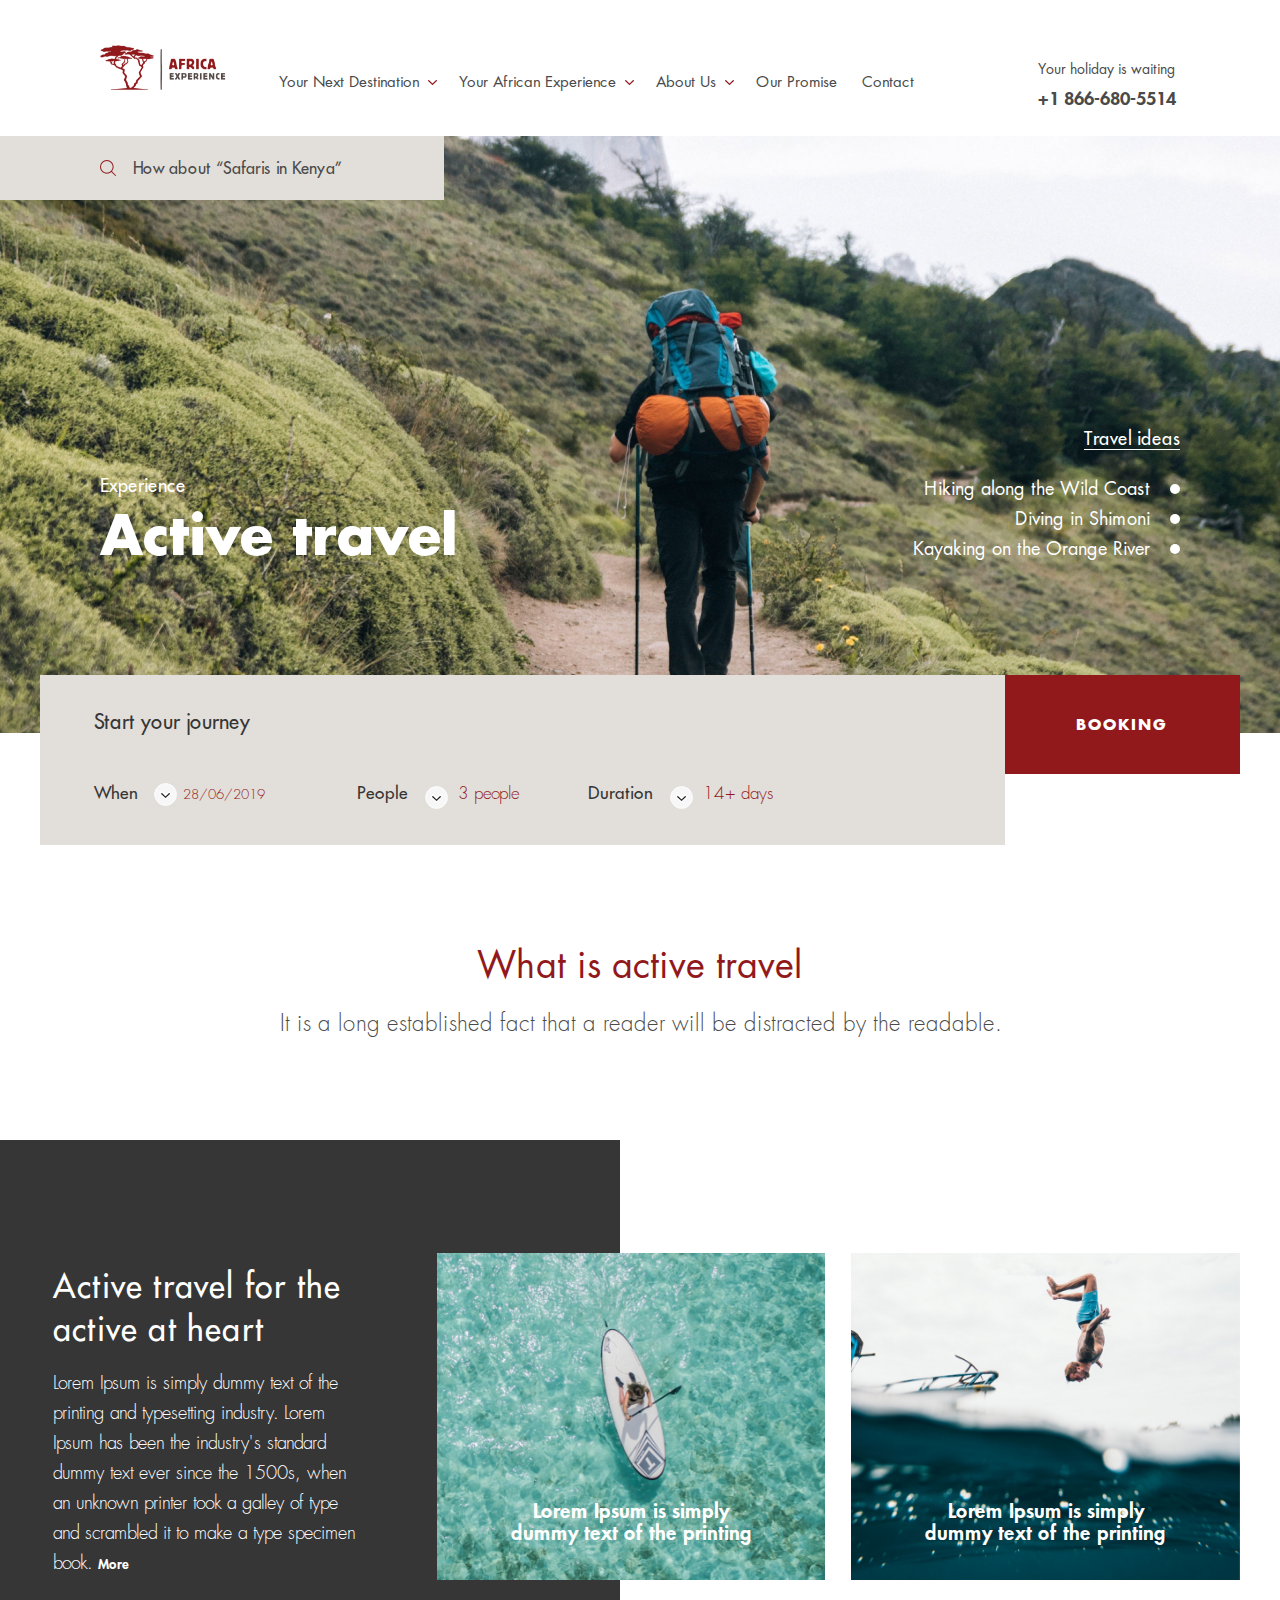
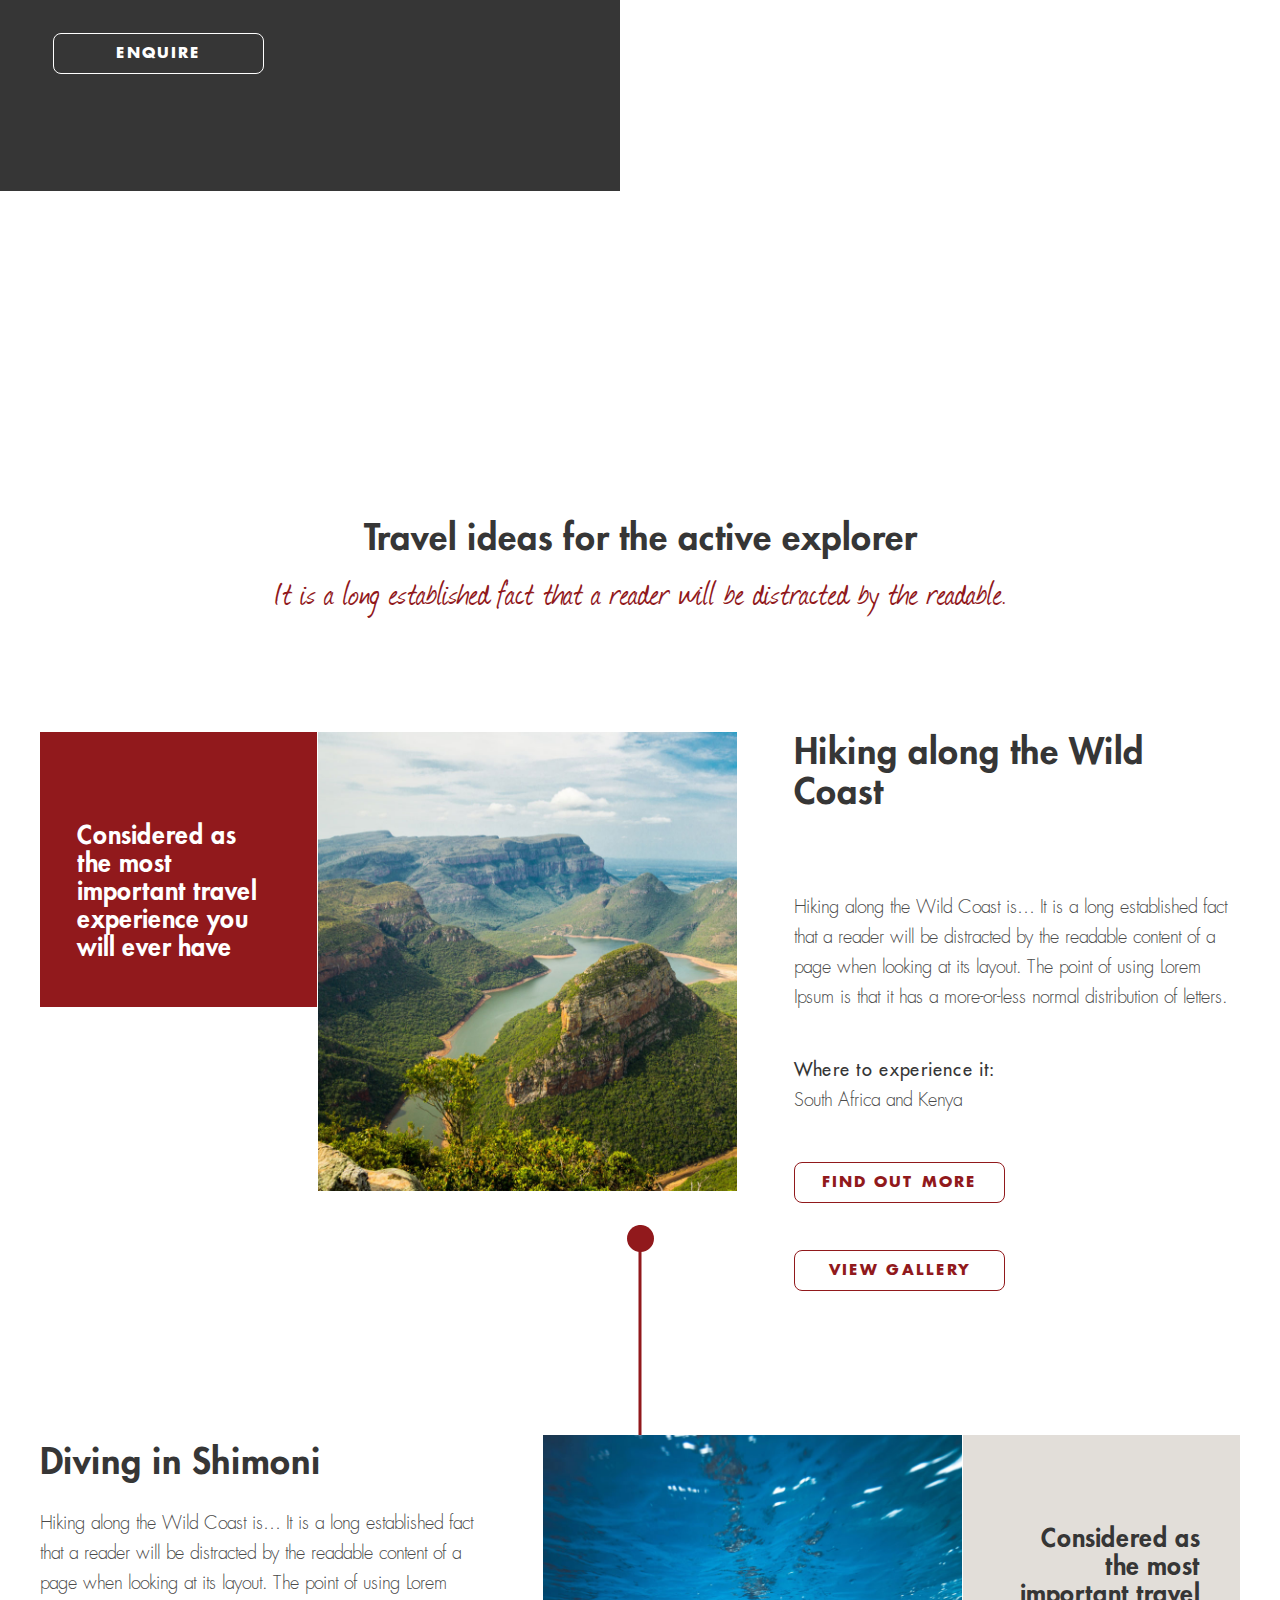
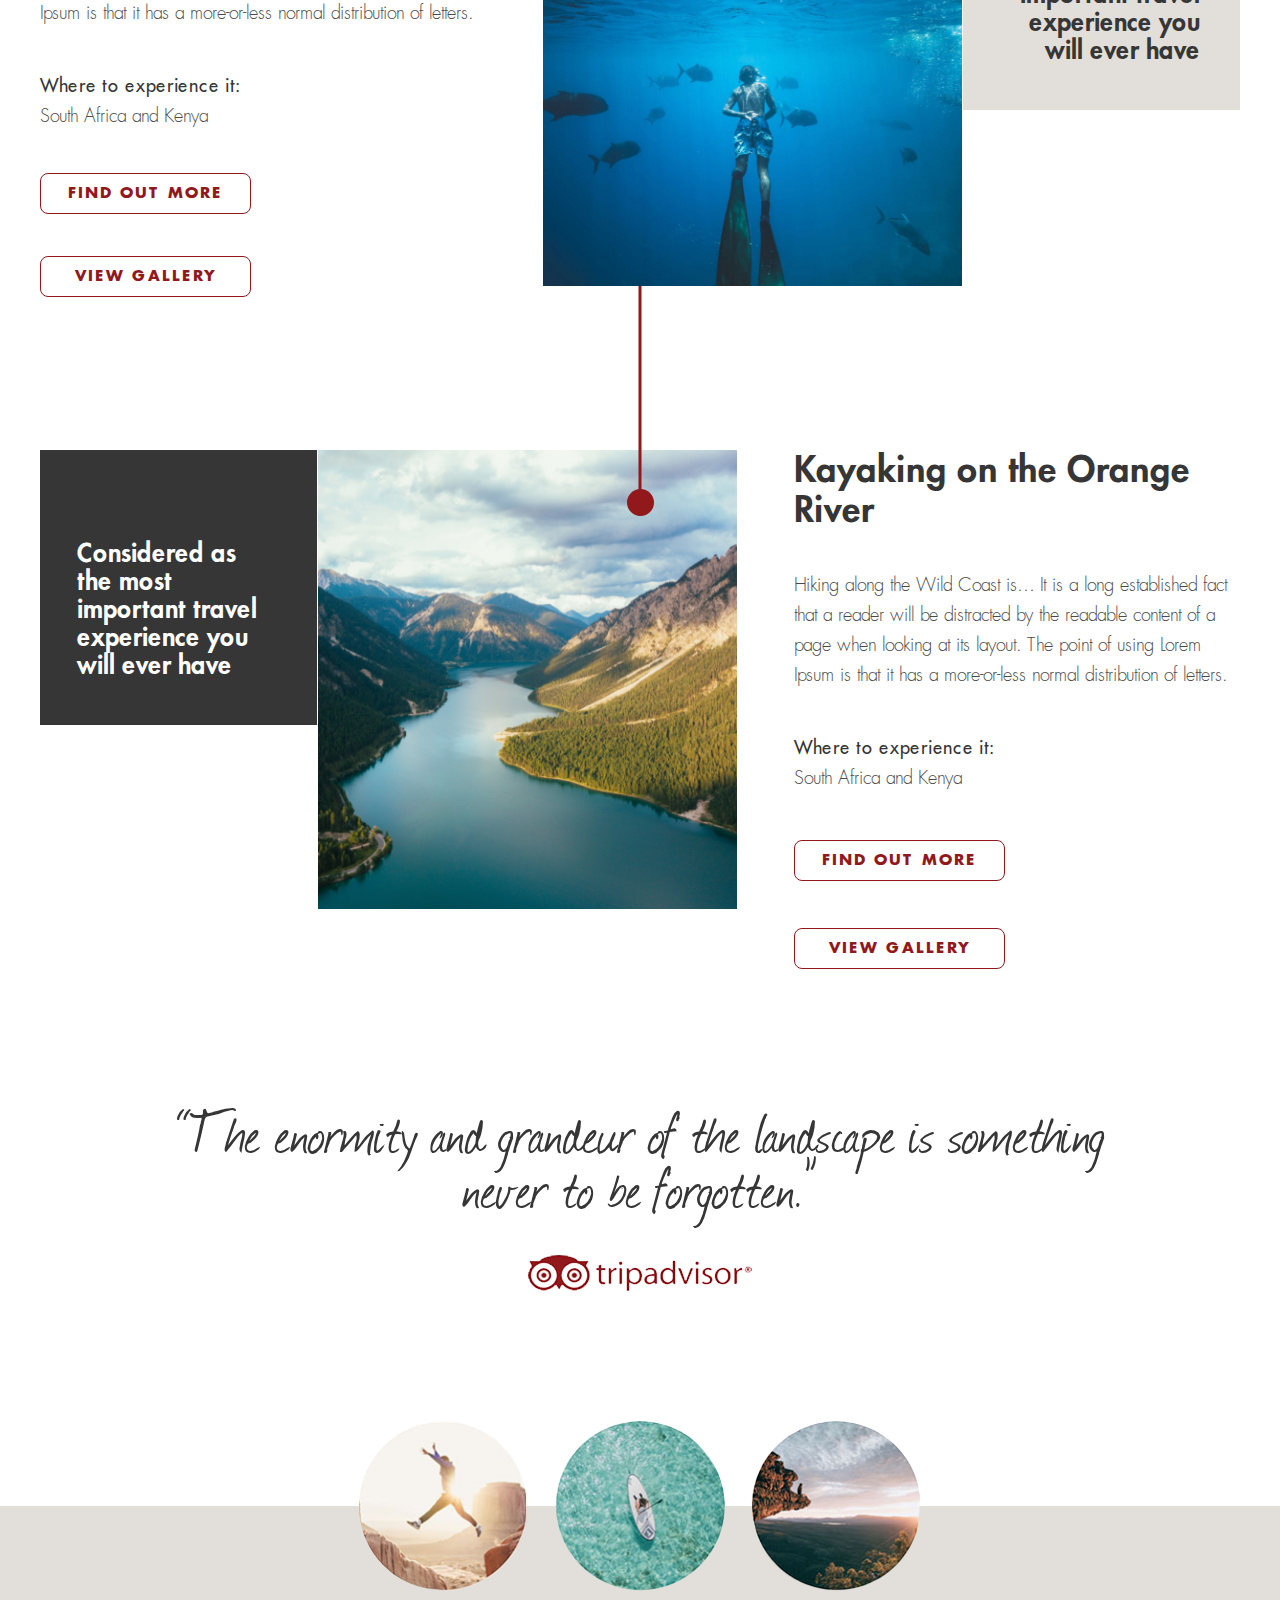
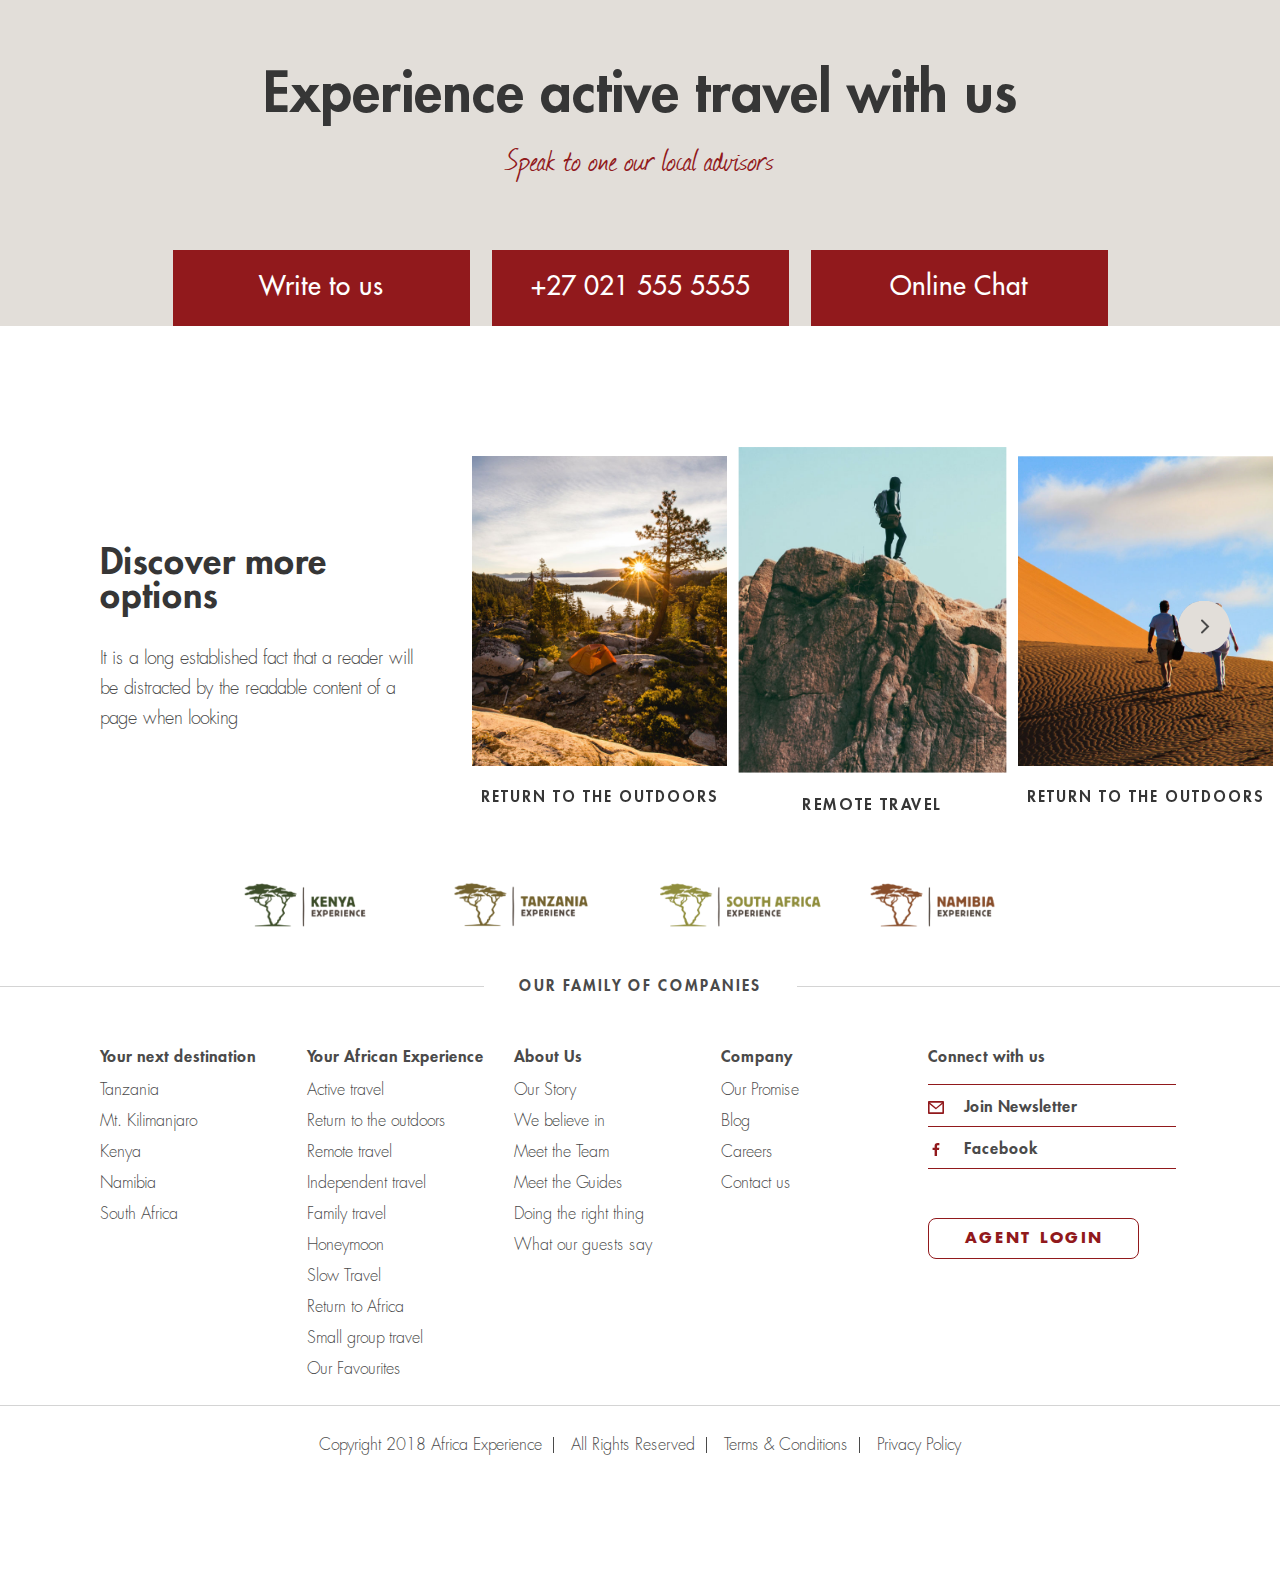
<file: single-experience.html>
<!DOCTYPE html>
    <html lang="en">

    <head>
        <meta charset="utf-8">
        <meta name="viewport" content="width=device-width, minimum-scale=1.0, maximum-scale=1.0, initial-scale=1.0, user-scalable=no">
        <meta name="format-detection" content="telephone=no">
        <title>Africa Experience | Single Experience</title>

        <link type="text/css" rel="stylesheet" href="css/flexslider.css">
        <link type="text/css" rel="stylesheet" href="css/slick.css">
        <link type="text/css" rel="stylesheet" href="css/ui.css">
        <link type="text/css" rel="stylesheet" href="css/selectric.css">
        <link type="text/css" rel="stylesheet" href="css/style.css">
    </head>

    <body>
        <div class="main-wrap">
            <!--  Beginning header section 
                ===============================  -->
            <header class="main-header-section">
                <div class="common-wrap clear">
                    <div class="logo-wrap">
                        <div class="main-logo">
                            <a href="index.html" class="logo"><img src="images/main-logo.png" alt=""></a>
                        </div>
                        <div class="call-to-action tablet">
                            <span>Your holiday is waiting</span>
                            <a href="tel:18666805514"><span>+1 866-680-5514</span></a>
                        </div>
                        <div class="menu-icon-wrap">
                            <span>menu</span>
                            <div class="phone-nav">
                                <div></div>
                            </div>
                        </div>
                    </div>
                    <div class="nav-wrap">
                        <nav class="main-nav">
                            <ul>
                                <li><a href="index.html">Home</a> </li>
                                <li>
                                    <a href="your-next-destination.html">Your next destination</a>
                                    <ul>
                                        <li><a href="single-destination.html">Single destination</a></li>
                                        <li><a href="#">Your next </a></li>
                                        <li><a href="#">Your next </a></li>
                                    </ul>
                                </li>
                                <li><a href="#">Your African Experience</a>
                                    <ul>
                                        <li><a href="single-experience.html">Single experience</a></li>
                                        <li><a href="#">Your next </a></li>
                                        <li><a href="#">Your next </a></li>
                                    </ul>
                                </li>
                                <li><a href="#">About Us</a>
                                    <ul>
                                        <li><a href="#">Your next </a></li>
                                        <li><a href="#">Your next </a></li>
                                        <li><a href="#">Your next </a></li>
                                    </ul>
                                </li>
                                <li><a href="#">Our Promise</a> </li>
                                <li><a href="#">Contact</a></li>
                            </ul>
                        </nav>
                        <div class="call-to-action">
                            <span>Your holiday is waiting</span>
                            <a href="tel:18666805514"><img src="svg/phone.svg" alt="" class="laptop"><span>+1 866-680-5514</span></a>
                            <!--<div class="actiontriger laptop"></div>-->
                        </div>
                    </div>
                </div>
            </header>
            <!-- //End header section -->

            <!-- Beginning main content section 
                ==================================== -->
            <section class="main-content-wrap signle-experience-content">
                <!--  Beginning hero section 
                    ==================================== -->
                <section class="hero-wrap">
                    <div class="search-field-wrap">
                        <div class="common-wrap clear search-wrap-inner">
                            <form action="#" method="post">
                                <div class="input-row scearch-wrap">
                                    <button type="submit"><img src="svg/search.svg" alt=""></button>
                                    <input type="search" value="How about “Safaris in Kenya”">
                                </div>
                            </form>
                        </div>
                    </div>
                    <div class="hero-banner-wrap" style="background-image: url(images/single-experinec-banner.jpg)">
                        <div class="hero-info">
                            <div class="common-wrap clear">
                                <div class="title-text">
                                    <h6>Experience</h6>
                                    <h2>Active travel</h2>
                                </div>
                                <div class="listed-info desktop">
                                    <h6>Travel ideas</h6>
                                    <ul>
                                        <li>Hiking along the Wild Coast</li>
                                        <li>Diving in Shimoni</li>
                                        <li>Kayaking on the Orange River</li>
                                    </ul>
                                </div>
                            </div>
                        </div>
                    </div>
                </section>
                <!--  //End hero section -->

                <section class="selectric-info-section">
                    <div class="common-wrap clear">
                        <form action="#" method="post">
                            <div class="selectric-wrap">
                                <div class="selectric-listed">
                                    <dfn class="wrapper-click">Start your journey</dfn>
                                    <div class="selectric-item-wrap">
                                        <div class="selectric-item">
                                          <span>When </span>
                                          <input type="text" id="datepicker" value="28/06/2019">
                                        </div>
                                        <div class="selectric-item people-info">
                                          <span>People</span>
                                           <select class="select-stylled">
                                               <option>3 people</option>
                                               <option>4 people</option>
                                               <option>5 people</option>
                                           </select>
                                        </div>
                                        <div class="selectric-item">
                                          <span>Duration</span>
                                           <select class="select-stylled">
                                               <option>14+ days</option>
                                               <option>20+ days</option>
                                               <option>25+ days</option>
                                           </select>
                                        </div>
                                        <div class="submit-wrap">
                                            <input type="submit" value="BOOKING">
                                        </div>
                                    </div>
                                    <div class="listed-info mobi">
                                        <h6>Travel ideas</h6>
                                        <ul id="shown-item">
                                            <li>Hiking along the Wild Coast</li>
                                            <li>Diving in Shimoni</li>
                                            <li>Kayaking on the Orange River</li>
                                        </ul>
                                    </div>
                                </div>
                            </div>
                        </form>
                    </div>
                </section>
                <section class="content-row-info">
                    <div class="title-text">
                        <h4 class="flame-red">What is active travel</h4>
                        <p>It is a long established fact that a reader will be distracted by the readable.</p>
                    </div>
                    <div class="content-row-wrap">
                       <div class="common-wrap clear">
                            <div class="content-text-wrap">
                                <div class="content-text">
                                    <h3>Active travel for the active at heart</h3>
                                    <p>Lorem Ipsum is simply dummy text of the printing and typesetting industry. Lorem Ipsum has been the industry's standard dummy text ever since the 1500s, when an unknown printer took a galley of type and scrambled it to make a type specimen book. <button>More</button></p>
                                    <a href="#" class="btn btn-white">Enquire</a>
                                </div>
                                <div class="content-coll-right">
                                    <div class="content-thumb">
                                        <img src="images/active@2x.jpg" alt="">
                                        <p>Lorem Ipsum is simply <br> dummy text of the printing</p>
                                    </div>
                                    <div class="content-thumb">
                                        <img src="images/oliver-sjostrom-618945-unsplash@2x.jpg" alt="">
                                        <p>Lorem Ipsum is simply <br> dummy text of the printing</p>
                                    </div>
                                </div>
                            </div>
                        </div>
                    </div>
                </section>
                <section class="content-reveal-section">
                    <div class="common-wrap clear">
                       <div class="title-text title-coll align-center">
                            <h4 class="eclipse std-heavy-fonts">Travel ideas for the active explorer</h4>
                            <h3 class="flame-red writing-fonts">It is a long established fact that a reader will be distracted by the readable.</h3>
                       </div>
                        <div class="content-detail-wrap">
                            <div class="content-row">
                                <h4 class="eclipse std-heavy-fonts mobi">Hiking along the Wild Coast</h4>
                                <div class="content-thum">
                                    <div class="content-figure"><img src="images/travel-idia-thumb1.jpg" alt=""></div>
                                    <div class="content-figure-info flame-bg"><p class="white-color align-left">Considered as the most important travel experience you will ever have</p></div>
                                </div>
                                <div class="content-thum-info">
                                    <h4 class="eclipse std-heavy-fonts desktop">Hiking along the Wild Coast</h4>
                                    <p class="tablet-info">Hiking along the Wild Coast is… It is a long established fact that a reader will be distracted by the readable content of a page when looking at its layout. The point of using Lorem Ipsum is that it has a more-or-less normal distribution of letters.</p>
                                    <div class="content-modify">
                                        <h6 class="eclipse">Where to experience it:</h6>
                                        <span>South Africa and Kenya</span>
                                        <div class="btns-wrap">
                                            <a href="#" class="btn transparent">find out more</a>
                                            <a href="#" class="btn transparent">view gallery</a>
                                        </div>
                                    </div>
                                </div>
                            </div>
                            <div class="content-row">
                               <div class="center-line"></div>
                                <h4 class="eclipse std-heavy-fonts mobi">Diving in Shimoni</h4>
                                <div class="content-thum">
                                    <div class="content-figure"><img src="images/travel-idia-thumb2.jpg" alt=""></div>
                                    <div class="content-figure-info gray-deep-bg"><p class="eclipse align-right">Considered as the most important travel experience you will ever have</p></div>
                                </div>
                                <div class="content-thum-info">
                                   <h4 class="eclipse std-heavy-fonts desktop">Diving in Shimoni</h4>
                                    <p class="tablet-info">Hiking along the Wild Coast is… It is a long established fact that a reader will be distracted by the readable content of a page when looking at its layout. The point of using Lorem Ipsum is that it has a more-or-less normal distribution of letters.</p>
                                    <div class="content-modify">
                                        <h6 class="eclipse">Where to experience it:</h6>
                                        <span>South Africa and Kenya</span>
                                        <div class="btns-wrap">
                                            <a href="#" class="btn transparent">find out more</a>
                                            <a href="#" class="btn transparent">view gallery</a>
                                        </div>
                                    </div>
                                </div>
                            </div>
                            <div class="content-row">
                                <h4 class="eclipse std-heavy-fonts mobi">Kayaking on the Orange River</h4>
                                <div class="content-thum">
                                    <div class="content-figure"><img src="images/travel-idia-thumb3.jpg" alt=""></div>
                                    <div class="content-figure-info eclipse-bg"><p class="white-color align-left">Considered as the most important travel experience you will ever have</p></div>
                                </div>
                                <div class="content-thum-info">
                                    <h4 class="eclipse std-heavy-fonts desktop">Kayaking on the Orange River</h4>
                                    <p class="tablet-info">Hiking along the Wild Coast is… It is a long established fact that a reader will be distracted by the readable content of a page when looking at its layout. The point of using Lorem Ipsum is that it has a more-or-less normal distribution of letters.</p>
                                     <div class="content-modify">
                                        <h6 class="eclipse">Where to experience it:</h6>
                                        <span>South Africa and Kenya</span>
                                        <div class="btns-wrap">
                                            <a href="#" class="btn transparent">find out more</a>
                                            <a href="#" class="btn transparent">view gallery</a>
                                        </div>
                                    </div>
                                </div>
                            </div>
                        </div>
                    </div>
                </section>
                <section class="tripadvisor-section">
                    <div class="tripadvisor-inner clear">
                        <h2 class="eclipse writing-fonts align-center">“The enormity and grandeur of the landscape is something never to be forgotten.”</h2>
                        <a href="#" class="tripadvisor-btn"><img src="images/tripadvisor-logo.png" alt=""></a>
                    </div>
                </section>
                <section class="called-to-action-section gray-deep-bg">
                    <div class="common-wrap clear">
                        <div class="round-thumb-wrap">
                            <div class="round-thumb"><img src="images/round-thumb1.png" alt=""></div>
                            <div class="round-thumb"><img src="images/round-thumb2.png" alt=""></div>
                            <div class="round-thumb"><img src="images/round-thumb3.png" alt=""></div>
                        </div>
                        <div class="title-text title-coll align-center">
                            <h2 class="eclipse std-heavy-fonts">Experience active travel with us</h2>
                            <h4 class="flame-red writing-fonts">Speak to one our local advisors</h4>
                       </div>
                       <div class="called-btn-wrap">
                            <a href="#" class="mobi">Contact Us</a>
                            <a href="#">Write to us</a>
                            <a href="tel:+270215555555">+27 021 555 5555</a>
                            <a href="#">Online Chat</a>
                       </div>
                    </div>
                </section>
                <section class="carousel-section">
                    <div class="carousel-info">
                        <div class="common-wrap clear">
                            <div class="carousel-text">
                                <h4 class="eclipse std-heavy-fonts">Discover more options</h4>
                                <p>It is a long established fact that a reader will be distracted by the readable content of a page when looking</p>
                            </div>
                        </div>
                    </div>
                    <div class="casrosel-inner" >
                        <div class="carousel-wrap" id="carousel">
                            <div class="carousel-item">
                                <div class="carousel-item-inner">
                                    <div class="carousel-thumb"><img src="images/teddy-kelley-194162-unsplash@2x.jpg" alt=""></div>
                                    <span>Return to the outdoors</span>
                                </div>
                            </div>
                            <div class="carousel-item">
                                <div class="carousel-item-inner">
                                    <div class="carousel-thumb"><img src="images/wu-jianxiong-239318-unsplash@2x.jpg"></div>
                                    <span>Remote travel</span>
                                </div>
                            </div>
                            <div class="carousel-item">
                                <div class="carousel-item-inner">
                                    <div class="carousel-thumb"><img src="images/werner-du-plessis-529610-unsplash@2x.jpg"></div>
                                     <span>Return to the outdoors</span>
                                </div>
                            </div>
                            <div class="carousel-item">
                                <div class="carousel-item-inner">
                                    <div class="carousel-thumb"><img src="images/teddy-kelley-194162-unsplash@2x.jpg" alt=""></div>
                                    <span>Return to the outdoors</span>
                                </div>
                            </div>
                            <div class="carousel-item">
                                <div class="carousel-item-inner">
                                    <div class="carousel-thumb"><img src="images/wu-jianxiong-239318-unsplash@2x.jpg"></div>
                                    <span>Remote travel</span>
                                </div>
                            </div>
                            <div class="carousel-item">
                                <div class="carousel-item-inner">
                                    <div class="carousel-thumb"><img src="images/werner-du-plessis-529610-unsplash@2x.jpg"></div>
                                     <span>Return to the outdoors</span>
                                </div>
                            </div>
                        </div>
                    </div>
                </section>



                <!--  Beginning partner logo section 
                    ==================================== -->
                <section class="partner-logo-section">
                    <div class="logo-inner common-wrap clear">
                        <img src="images/kenya-logo@2x.png" alt="">
                        <img src="images/tanzania-logo@2x.png" alt="">
                        <img src="images/sa-logo@2x.png" alt="">
                        <img src="images/namibia-logo@2x.png" alt="">
                    </div>
                    <div class="section-end">
                        <span>OUR FAMILY OF COMPANIES</span>
                    </div>
                </section>
                <!--  //End partner logo section 
                    ==================================== -->
            </section>
            <!-- //End main content section -->

            <!-- Beginning footer section
                ============================== -->
            <footer class="main-footer-section">
                <div class="footer-top">
                    <div class="common-wrap clear footer-top-inner">
                        <div class="widget mobi-accordion">
                            <span class="heading">Your next destination</span>
                            <ul class="active">
                                <li><a href="single-destination.html">Tanzania</a></li>
                                <li><a href="single-destination.html">Mt. Kilimanjaro </a></li>
                                <li><a href="single-destination.html">Kenya</a></li>
                                <li><a href="single-destination.html">Namibia</a></li>
                                <li><a href="single-destination.html">South Africa</a></li>
                            </ul>
                        </div>
                        <div class="widget mobi-accordion">
                            <span class="heading">Your African Experience</span>
                            <ul>
                                <li><a href="single-experience.html">Active travel</a></li>
                                <li><a href="single-experience.html">Return to the outdoors </a></li>
                                <li><a href="single-experience.html">Remote travel</a></li>
                                <li><a href="single-experience.html">Independent travel</a></li>
                                <li><a href="single-experience.html">Family travel</a></li>
                                <li><a href="single-experience.html">Honeymoon</a></li>
                                <li><a href="single-experience.html">Slow Travel</a></li>
                                <li><a href="single-experience.html">Return to Africa</a></li>
                                <li><a href="single-experience.html">Small group travel</a></li>
                                <li><a href="single-experience.html">Our Favourites</a></li>
                            </ul>
                        </div>
                        <div class="widget mobi-accordion">
                            <span class="heading">About Us</span>
                            <ul>
                                <li><a href="#">Our Story</a></li>
                                <li><a href="#">We believe in</a></li>
                                <li><a href="#">Meet the Team</a></li>
                                <li><a href="meet-the-guides.html">Meet the Guides</a></li>
                                <li><a href="doing-right-thing.html">Doing the right thing</a></li>
                                <li><a href="#">What our guests say</a></li>
                            </ul>
                        </div>
                        <div class="widget mobi-accordion">
                            <span class="heading">Company</span>
                            <ul>
                                <li><a href="#">Our Promise</a></li>
                                <li><a href="#">Blog</a></li>
                                <li><a href="#">Careers</a></li>
                                <li><a href="#">Contact us</a></li>
                            </ul>
                        </div>
                        <div class="widget social-wrap">
                            <span class="heading">Connect with us</span>
                            <ul>
                                <li><a href="#"><img src="svg/mail.svg"><dfn>Join Newsletter</dfn></a></li>
                                <li><a href="#"><img src="svg/facebook-contact.svg"><dfn>Facebook</dfn></a></li>
                            </ul>
                            <a href="#" class="btn transparent">agent login</a>
                        </div>
                    </div>
                </div>
                <div class="footer-bottom">
                    <div class="common-wrap clear footer-bottom-inner">
                        <p>Copyright 2018</p>
                        <ul>
                            <li><a href="#">Africa Experience </a></li>
                            <li><a href="#">All Rights Reserved</a></li>
                            <li><a href="#">Terms &amp; Conditions</a></li>
                            <li><a href="#">Privacy Policy</a></li>
                        </ul>
                    </div>
                </div>
            </footer>
            <!-- //End main footer section -->
        </div>

        <script type="text/javascript" src="scripts/jquery-3.3.1.min.js"></script>
        <script type="text/javascript" src="scripts/jquery.flexslider.js" defer></script>
        <script type="text/javascript" src="scripts/slick.min.js" defer></script>
        <script type="text/javascript" src="scripts/ui.js" defer></script>
        <script type="text/javascript" src="scripts/jquery.selectric.js" defer></script>
        <script type="text/javascript" src="scripts/common-scripts.js" defer></script>
    </body>

    </html>
</file>
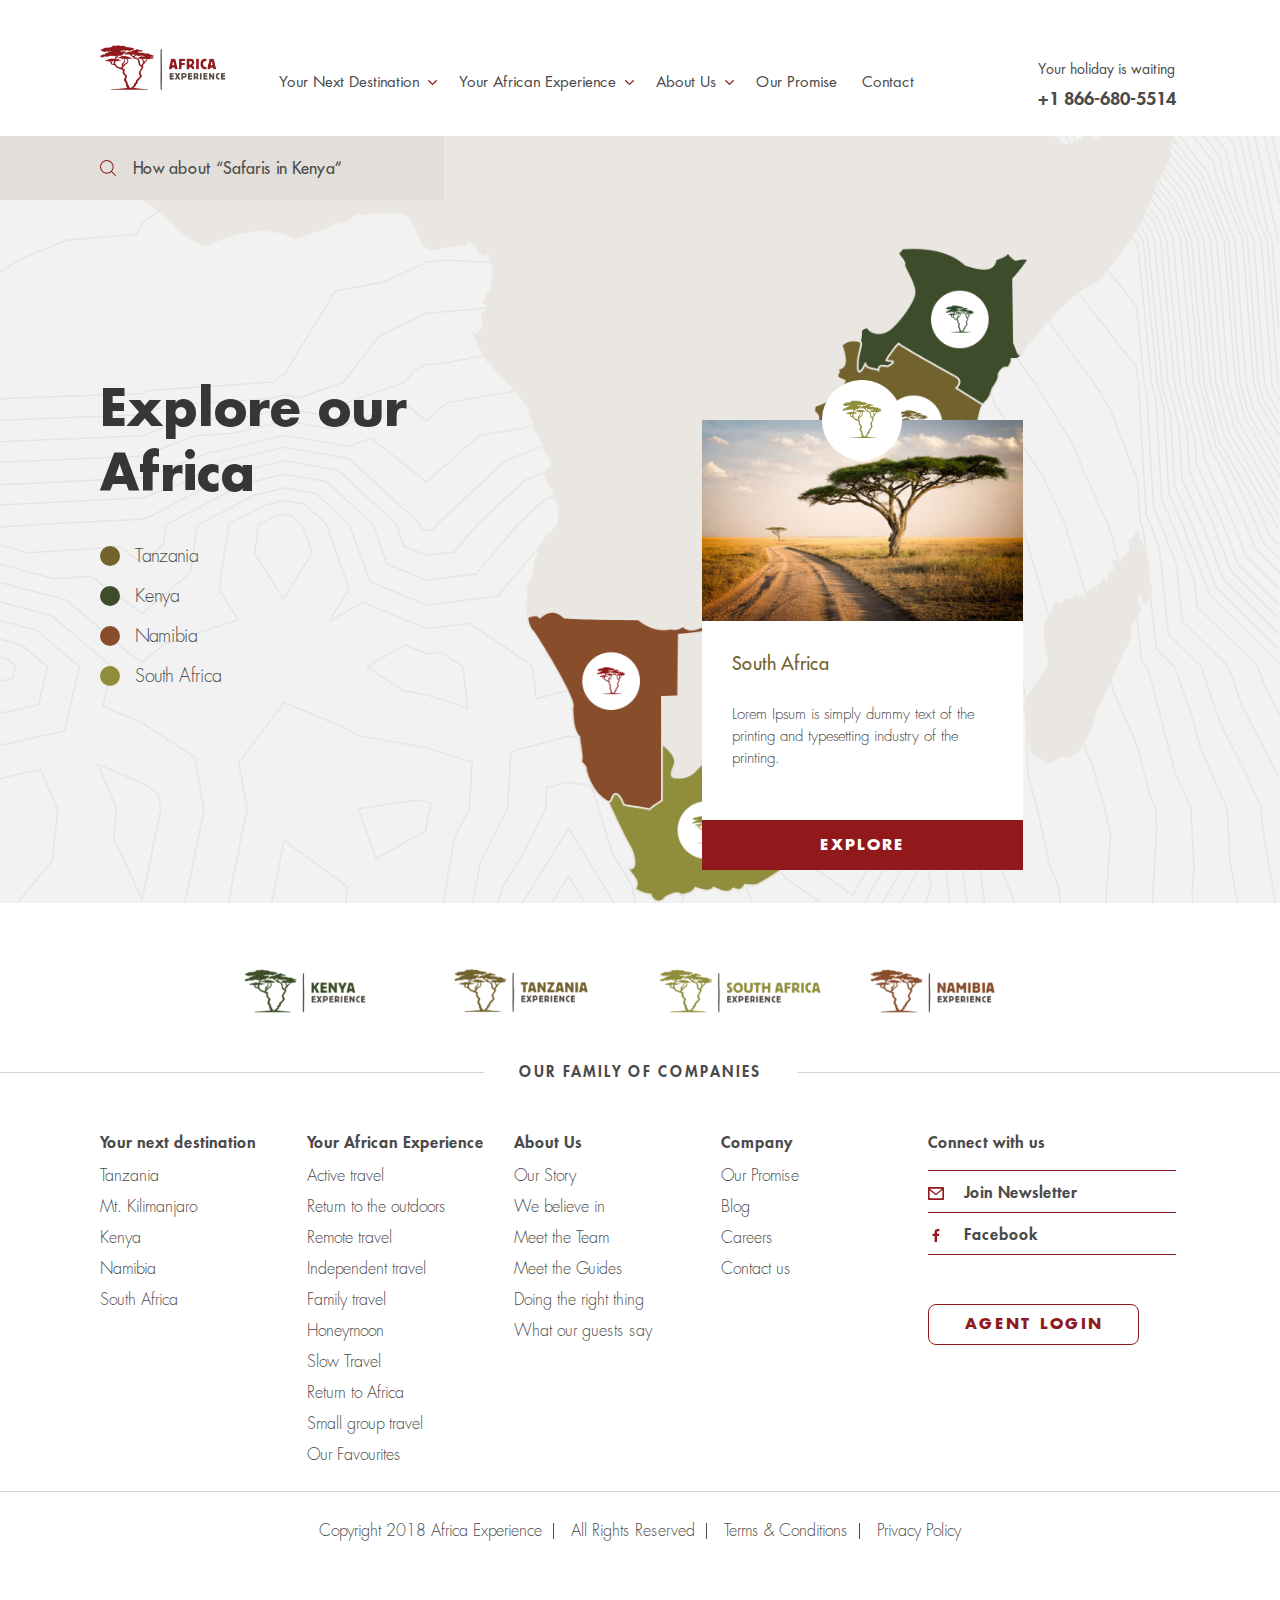
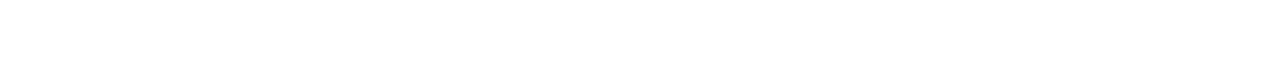
<file: your-next-destination.html>
<!DOCTYPE html>
    <html lang="en">

    <head>
        <meta charset="utf-8">
        <meta name="viewport" content="width=device-width, minimum-scale=1.0, maximum-scale=1.0, initial-scale=1.0, user-scalable=no">
        <meta name="format-detection" content="telephone=no">
        <title>Africa Experience | Your Next Destination </title>

        <link type="text/css" rel="stylesheet" href="css/flexslider.css">
        <link type="text/css" rel="stylesheet" href="css/slick.css">
        <link type="text/css" rel="stylesheet" href="css/ui.css">
        <link type="text/css" rel="stylesheet" href="css/selectric.css">
        <link type="text/css" rel="stylesheet" href="css/style.css">
    </head>

    <body>
        <div class="main-wrap">
            <!--  Beginning header section 
            ===============================  -->
            <header class="main-header-section">
                <div class="common-wrap clear">
                    <div class="logo-wrap">
                        <div class="main-logo">
                            <a href="index.html" class="logo"><img src="images/main-logo.png" alt=""></a>
                        </div>
                        <div class="call-to-action tablet">
                            <span>Your holiday is waiting</span>
                            <a href="tel:18666805514"><span>+1 866-680-5514</span></a>
                        </div>
                        <div class="menu-icon-wrap">
                            <span>menu</span>
                            <div class="phone-nav">
                                <div></div>
                            </div>
                        </div>
                    </div>
                    <div class="nav-wrap">
                        <nav class="main-nav">
                            <ul>
                                <li><a href="index.html">Home</a> </li>
                                <li>
                                    <a href="your-next-destination.html">Your next destination</a>
                                    <ul>
                                        <li><a href="single-destination.html">Single destination</a></li>
                                        <li><a href="#">Your next </a></li>
                                        <li><a href="#">Your next </a></li>
                                    </ul>
                                </li>
                                <li><a href="#">Your African Experience</a>
                                    <ul>
                                        <li><a href="single-experience.html">Single experience</a></li>
                                        <li><a href="#">Your next </a></li>
                                        <li><a href="#">Your next </a></li>
                                    </ul>
                                </li>
                                <li><a href="#">About Us</a>
                                    <ul>
                                        <li><a href="#">Your next </a></li>
                                        <li><a href="#">Your next </a></li>
                                        <li><a href="#">Your next </a></li>
                                    </ul>
                                </li>
                                <li><a href="#">Our Promise</a> </li>
                                <li><a href="#">Contact</a></li>
                            </ul>
                        </nav>
                        <div class="call-to-action">
                            <span>Your holiday is waiting</span>
                            <a href="tel:18666805514"><img src="svg/phone.svg" alt="" class="laptop"><span>+1 866-680-5514</span></a>
                            <!--<div class="actiontriger laptop"></div>-->
                        </div>
                    </div>
                </div>
            </header>
            <!-- //End header section -->

            <!-- Beginning main content section 
            ==================================== -->
            <section class="main-content-wrap your-next-destination-content">
                <!--  Beginning hero section 
                ==================================== -->                
                <section class="map-section">
                   <div class="search-field-wrap">
                        <div class="common-wrap clear search-wrap-inner">
                            <form action="#" method="post">
                                <div class="input-row scearch-wrap">
                                    <button type="submit"><img src="svg/search.svg" alt=""></button>
                                    <input type="search" value="How about “Safaris in Kenya”">
                                </div>
                            </form>
                        </div>
                    </div>
                    <div class="common-wrap clear map-section-inner">
                        <div class="title-text map-area-list">
                            <h2>Explore our Africa</h2>
                            <ul id="map-tab">
                                <li class="tanzania">Tanzania</li>
                                <li class="kenya">Kenya </li>
                                <li class="namibia">Namibia </li>
                                <li>South Africa</li>
                            </ul>
                        </div>
                        <div class="common-wrap map-figure clear">
                            <img name="map22x" src="images/map2@2x.png" id="map22x" usemap="#m_map22x" alt="" />
                            <map name="m_map22x" id="m_map22x">
                                <area shape="poly" coords="1166,1527,1224,1656,1222,1674,1211,1677,1230,1708,1226,1724,1261,1736,1274,1753,1324,1733,1334,1740,1362,1722,1396,1729,1406,1721,1442,1730,1449,1723,1468,1724,1476,1714,1505,1715,1587,1661,1654,1589,1676,1557,1709,1531,1733,1473,1711,1475,1707,1489,1689,1492,1664,1469,1687,1432,1707,1440,1713,1392,1715,1374,1697,1345,1703,1335,1697,1307,1655,1296,1627,1290,1591,1305,1584,1320,1550,1342,1538,1355,1533,1375,1518,1383,1515,1389,1495,1390,1494,1409,1479,1426,1427,1423,1398,1407,1388,1418,1371,1444,1341,1468,1310,1466,1317,1435,1305,1409,1288,1395,1287,1521,1259,1543,1198,1533,1189,1514,1179,1506,1172,1516,1166,1527" href="#" title="South Africa" alt="South Africa" />
                                <area shape="poly" coords="1471,1122,1447,1113,1351,1131,1332,1122,1274,1127,1229,1106,1064,1103,1033,1088,1006,1102,980,1102,1083,1298,1083,1344,1098,1381,1101,1432,1114,1462,1151,1522,1166,1523,1183,1506,1200,1530,1256,1540,1285,1520,1284,1284,1323,1282,1324,1140,1407,1130,1425,1148,1448,1132,1461,1133,1471,1122" href="#" title="Namibia" alt="Namibia" />
                                <area shape="poly" coords="1828,478,1965,558,1965,567,1958,577,2018,616,2008,654,2002,671,2027,700,2025,715,2018,726,2021,735,2029,741,2019,761,2025,776,2041,830,2064,850,1989,883,1971,877,1943,898,1909,898,1887,882,1843,895,1822,870,1816,814,1758,797,1688,753,1638,666,1644,644,1633,627,1637,618,1681,596,1706,562,1688,551,1692,533,1706,523,1698,477,1725,469,1740,472,1735,503,1736,539,1744,537,1752,526,1769,535,1782,538,1786,529,1803,529,1816,518,1802,513,1828,478" href="#" title="Tanzania" alt="Tanzania" />
                                <area shape="poly" coords="1839,259,1885,259,1926,267,1968,286,1981,297,2012,305,2035,304,2051,284,2079,270,2096,286,2121,284,2088,326,2091,473,2105,502,2098,508,2084,509,2078,528,2056,544,2053,559,2042,583,2020,613,1963,577,1969,559,1958,549,1827,473,1798,514,1813,518,1804,525,1784,526,1780,534,1754,526,1752,520,1739,538,1736,535,1740,491,1743,444,1755,439,1775,453,1802,448,1854,389,1862,342,1829,270,1839,259" href="#" title="Kenya" alt="Kenya" />
                            </map>
                            <div class="map-text-info-wrap" id="map-text-info-wrap">
                                <div class="map-text-info">
                                   <div class="mapping-thumb">
                                       <div class="logo"><img src="images/icon-sa@2x.png" alt=""></div>
                                       <img src="images/maping-thumb.jpg" alt="">
                                   </div>
                                   <div class="mapping-text">
                                       <h6>South Africa</h6>
                                       <p>Lorem Ipsum is simply dummy text of the printing and typesetting industry of the printing.</p>
                                   </div>
                                   <a href="#" class="explore-btn">explore</a>
                                </div>
                                <div class="map-text-info">
                                   <div class="mapping-thumb">
                                      <div class="logo"><img src="images/icon-namibia@2x.png" alt=""></div>
                                       <img src="images/maping-thumb.jpg" alt="">
                                   </div>
                                   <div class="mapping-text">
                                       <h6>Namibia</h6>
                                       <p>Lorem Ipsum is simply dummy text of the printing and typesetting industry of the printing.</p>
                                   </div>
                                   <a href="#" class="explore-btn">explore</a>
                                </div>
                                <div class="map-text-info">
                                   <div class="mapping-thumb">
                                      <div class="logo"><img src="images/icon-tanzania@2x.png" alt=""></div>
                                       <img src="images/maping-thumb.jpg" alt="">
                                   </div>
                                   <div class="mapping-text">
                                       <h6>Tanzania</h6>
                                       <p>Lorem Ipsum is simply dummy text of the printing and typesetting industry of the printing.</p>
                                   </div>
                                   <a href="#" class="explore-btn">explore</a>
                                </div>
                                <div class="map-text-info">
                                   <div class="mapping-thumb">
                                       <div class="logo"><img src="images/icon-kenya@2x.png" alt=""></div>
                                       <img src="images/maping-thumb.jpg" alt="">
                                   </div>
                                   <div class="mapping-text">
                                       <h6>Kenya</h6>
                                       <p>Lorem Ipsum is simply dummy text of the printing and typesetting industry of the printing.</p>
                                   </div>
                                   <a href="#" class="explore-btn">explore</a>
                                </div>
                            </div>
                        </div>
                    </div>
                </section>
                <!--  //End hero section -->
                
                <!--  Beginning partner logo section 
                ==================================== -->
                <section class="partner-logo-section">
                    <div class="logo-inner common-wrap clear">
                        <img src="images/kenya-logo@2x.png" alt="">
                        <img src="images/tanzania-logo@2x.png" alt="">
                        <img src="images/sa-logo@2x.png" alt="">
                        <img src="images/namibia-logo@2x.png" alt="">
                    </div>
                    <div class="section-end">
                        <span>OUR FAMILY OF COMPANIES</span>
                    </div>
                </section>
                <!--  //End partner logo section 
                ==================================== -->
            </section>
            <!-- //End main content section -->

            <!-- Beginning footer section
            ============================== -->
            <footer class="main-footer-section">
                <div class="footer-top">
                    <div class="common-wrap clear footer-top-inner">
                        <div class="widget mobi-accordion">
                            <span class="heading">Your next destination</span>
                            <ul class="active">
                                <li><a href="single-destination.html">Tanzania</a></li>
                                <li><a href="single-destination.html">Mt. Kilimanjaro </a></li>
                                <li><a href="single-destination.html">Kenya</a></li>
                                <li><a href="single-destination.html">Namibia</a></li>
                                <li><a href="single-destination.html">South Africa</a></li>
                            </ul>
                        </div>
                        <div class="widget mobi-accordion">
                            <span class="heading">Your African Experience</span>
                            <ul>
                                <li><a href="single-experience.html">Active travel</a></li>
                                <li><a href="single-experience.html">Return to the outdoors </a></li>
                                <li><a href="single-experience.html">Remote travel</a></li>
                                <li><a href="single-experience.html">Independent travel</a></li>
                                <li><a href="single-experience.html">Family travel</a></li>
                                <li><a href="single-experience.html">Honeymoon</a></li>
                                <li><a href="single-experience.html">Slow Travel</a></li>
                                <li><a href="single-experience.html">Return to Africa</a></li>
                                <li><a href="single-experience.html">Small group travel</a></li>
                                <li><a href="single-experience.html">Our Favourites</a></li>
                            </ul>
                        </div>
                        <div class="widget mobi-accordion">
                            <span class="heading">About Us</span>
                            <ul>
                                <li><a href="#">Our Story</a></li>
                                <li><a href="#">We believe in</a></li>
                                <li><a href="#">Meet the Team</a></li>
                                <li><a href="meet-the-guides.html">Meet the Guides</a></li>
                                <li><a href="doing-right-thing.html">Doing the right thing</a></li>
                                <li><a href="#">What our guests say</a></li>
                            </ul>
                        </div>
                        <div class="widget mobi-accordion">
                            <span class="heading">Company</span>
                            <ul>
                                <li><a href="#">Our Promise</a></li>
                                <li><a href="#">Blog</a></li>
                                <li><a href="#">Careers</a></li>
                                <li><a href="#">Contact us</a></li>
                            </ul>
                        </div>
                        <div class="widget social-wrap">
                            <span class="heading">Connect with us</span>
                            <ul>
                                <li><a href="#"><img src="svg/mail.svg"><dfn>Join Newsletter</dfn></a></li>
                                <li><a href="#"><img src="svg/facebook-contact.svg"><dfn>Facebook</dfn></a></li>
                            </ul>
                            <a href="#" class="btn transparent">agent login</a>
                        </div>
                    </div>
                </div>
                <div class="footer-bottom">
                    <div class="common-wrap clear footer-bottom-inner">
                        <p>Copyright 2018</p>
                        <ul>
                            <li><a href="#">Africa Experience </a></li>
                            <li><a href="#">All Rights Reserved</a></li>
                            <li><a href="#">Terms &amp; Conditions</a></li>
                            <li><a href="#">Privacy Policy</a></li>
                        </ul>
                    </div>
                </div>
            </footer>
            <!-- //End main footer section -->
        </div>

        <!--<script type="text/javascript" src="scripts/jquery-3.3.1.min.js"></script>-->
        <script type="text/javascript" src="scripts/jquery-1.12.4.min.js"></script>
        <script type="text/javascript" src="scripts/jquery.flexslider.js" defer></script>
        <script type="text/javascript" src="scripts/slick.min.js" defer></script>
        <script type="text/javascript" src="scripts/ui.js" defer></script>
        <script type="text/javascript" src="scripts/jquery.selectric.js" defer></script>
        <script type="text/javascript" src="scripts/jquery.rwdImageMaps.min.js" defer></script>
        <script type="text/javascript" src="scripts/common-scripts.js" defer></script>
    </body>

    </html>
</file>
<file: css/style.css>
/* Typography */

@font-face {
  font-family: 'FuturaStd-Light';
  src: url('../fonts/FuturaStd-Light.eot?#iefix') format('embedded-opentype'),  
      url('../fonts/FuturaStd-Light.woff') format('woff'),
      url('../fonts/FuturaStd-Light.ttf')  format('truetype'), 
      url('../fonts/FuturaStd-Light.svg#FuturaStd-Light') format('svg');
  font-weight: normal;
  font-style: normal;
}

@font-face {
  font-family: 'FuturaStd-Book';
  src: url('../fonts/FuturaStd-Book.eot?#iefix') format('embedded-opentype'),  
      url('../fonts/FuturaStd-Book.woff') format('woff'), 
      url('../fonts/FuturaStd-Book.ttf')  format('truetype'),
      url('../fonts/FuturaStd-Book.svg#FuturaStd-Book') format('svg');
  font-weight: normal;
  font-style: normal;
}

@font-face {
  font-family: 'FuturaStd-Medium';
  src: url('../fonts/FuturaStd-Medium.eot?#iefix') format('embedded-opentype'), 
      url('../fonts/FuturaStd-Medium.woff') format('woff'),
      url('../fonts/FuturaStd-Medium.ttf')  format('truetype'),
      url('../fonts/FuturaStd-Medium.svg#FuturaStd-Medium') format('svg');
  font-weight: 500;
  font-style: normal;
}

@font-face {
    font-family: 'Futura-Medium';
    src: url('../fonts/Futura-Medium.eot');
    src: url('../fonts/Futura-Medium.eot?#iefix') format('embedded-opentype'),
        url('../fonts/Futura-Medium.woiff2') format('woff2'),
        url('../fonts/Futura-Medium.woff') format('woff'),
        url('../fonts/Futura-Medium.ttf') format('truetype'),
        url('../fonts/Futura-Medium.svg#Futura-Medium') format('svg');
    font-weight: 500;
    font-style: normal;
}




@font-face {
  font-family: 'FuturaStd-Bold';
  src: url('../fonts/FuturaStd-Bold.eot?#iefix') format('embedded-opentype'), 
      url('../fonts/FuturaStd-Bold.woff') format('woff'),
      url('../fonts/FuturaStd-Bold.ttf')  format('truetype'),
      url('../fonts/FuturaStd-Bold.svg#FuturaStd-Bold') format('svg');
  font-weight: bold;
  font-style: normal;
}

@font-face {
    font-family: 'Futura-Bold';
    src: url('../fonts/Futura-Bold.eot');
    src: url('../fonts/Futura-Bold.eot?#iefix') format('embedded-opentype'),
        url('../fonts/Futura-Bold.woff2') format('woff2'),
        url('../fonts/Futura-Bold.woff') format('woff'),
        url('../fonts/Futura-Bold.ttf') format('truetype'),
        url('../fonts/Futura-Bold.svg#Futura-Bold') format('svg');
    font-weight: bold;
    font-style: normal;
}

@font-face {
  font-family: 'FuturaStd-Heavy';
  src: url('../fonts/FuturaStd-Heavy.eot?#iefix') format('embedded-opentype'),  
      url('../fonts/FuturaStd-Heavy.woff') format('woff'),
      url('../fonts/FuturaStd-Heavy.ttf')  format('truetype'),
      url('../fonts/FuturaStd-Heavy.svg#FuturaStd-Heavy') format('svg');
  font-weight: normal;
  font-style: normal;
}

@font-face {
  font-family: 'Journal';
  src: url('../fonts/Journal.eot?#iefix') format('embedded-opentype'), 
      url('../fonts/Journal.woff') format('woff'), 
      url('../fonts/Journal.ttf')  format('truetype'), 
      url('../fonts/Journal.svg#Journal') format('svg');
  font-weight: normal;
  font-style: normal;
}

/* // End typography */


/*	Resets
	------	*/

html, body,  div,  span,  object,  iframe,  h1,  h2,  h3,  h4,  h5,  h6,  p,  blockquote,  pre,  a,  abbr,  address,  cite,  code,  del,  dfn,  em, img, ins, kbd, q, samp, small, strong, sub, sup, var, b, i, hr,  dl,  dt,  dd,  ol,  ul,  li,  fieldset,  form,  label,  legend,  table,  caption,  tbody,  tfoot,  thead,  tr,  th,  td,  article,  aside,  canvas,  details,  figure,  figcaption,  hgroup,  menu,  footer,  header,  nav,  section,  summary,  time,  mark,  audio,  video {margin: 0; padding: 0; border: 0; }

 ul{list-style: none; } 
 article,  aside,  canvas,  figure,  figure img,  figcaption,  hgroup,  footer,  header,  nav,  section,  audio,  video {display: block;}

 .clear:after{content:".";display:block;clear:both;visibility:hidden;line-height:0;height:0}
 a img{border:0; }
 a, input, select, textarea{outline:none;}

 img{float: left; height: auto; max-width: 100%;}

/* Selection colours (easy to forget) */
 img::selection 		{background: transparent;}
 img::-moz-selection	{background: transparent;}
 a{text-decoration: none; display: inline-block;}

 input[type='number']{-moz-appearance:textfield;}
 input::-webkit-outer-spin-button,
 input::-webkit-inner-spin-button{-webkit-appearance: none;}
 input::-moz-focus-inner{border:0; padding: 0; }
/*		Default Layout 
-------------------------------------------------------------------------------
*/

/*

Font property css

font: font-style font-variant font-weight font-size/line-height font-family|caption|icon|menu|message-box|small-caption|status-bar|initial|inherit;

*/

body{background: rgb(255,255,255); color: rgb(60,60,60); -webkit-text-size-adjust: 100%; -moz-text-size-adjust:100%; -moz-osx-font-smoothing:grayscale;-webkit-font-smoothing:antialiased; overflow-x: hidden; overflow-y:auto; font-family: 'FuturaStd-Light',sans-serif; font-size:18px; line-height: 30px; color:#4a4a4a; font-style: normal; font-weight: normal;}

*{-webkit-box-sizing: border-box;-moz-box-sizing:border-box; box-sizing: border-box;}

/* Global style */

 h1,  h2,  h3,  h4,  h5,  h6{font-family: 'FuturaStd-Bold',sans-serif; font-size:55px; line-height: 65px; color: #ffffff;}
 h2{font-size: 50px; font-family: 'Futura-Bold';font-weight: bold; font-style: normal;}
 h3, h5{font-family: 'FuturaStd-Heavy',sans-serif;font-size:40px; line-height: 55px; color:#4a4a4a;}
 h4{font-size:36px; line-height: 34px;}
 h5{font-size: 20px; line-height: 26px}
h6{font-size: 18px;line-height: 30px;  font-family: 'FuturaStd-Medium'; font-weight: normal; font-style: normal;}
span.heading{display:inline-block; font-family: 'FuturaStd-Heavy',sans-serif; font-size:16px; line-height: 34px; color:#4a4a4a;}
.lead-text{font-family: 'FuturaStd-Heavy',sans-serif;font-size:25px; line-height: 28px; color:#ffffff;}

 dfn,  address,  em{font-style: normal;}
 label,  input[type="submit"]{cursor: pointer;}
 button:focus{outline: none;}

.btn{min-width: 211px; height: 41px; font-size: 15px; line-height: 40px; letter-spacing: 2px; color:#91191c; font-family: 'FuturaStd-Bold',sans-serif; font-weight: normal; border-radius: 8px; text-align: center; text-transform: uppercase; border: 1px solid transparent;-webkit-transition: all 0.4s ease;-moz-transition: all 0.4s ease; transition: all 0.4s ease;}

.btn-white{background: transparent; border-color: #ffffff;color: #ffffff;}
.transparent{background: transparent;border-color:#91191c; }
.color-btn{background:#91191c; color: #ffffff; }
.btn.color-btn:hover{background: #720a0d;}
.transparent:hover{background: #91191c; border-color: #91191c; color: #ffffff;}

.white-color{color: #ffffff}
.eclipse{color: #363636}
.flame-red{color: #91191c}
.writing-fonts{font-family: 'Journal', sans-serif;font-weight: normal}
.std-heavy-fonts{font-family: 'FuturaStd-Heavy',sans-serif;}
.align-center{text-align: center; float: none;}
.align-right{text-align: right}
.align-left{text-align: left}
.common-wrap{max-width: 1450px; margin:0 auto; padding: 0 40px}
.mobi, .tablet, .laptop {display: none;}
.main-wrap{float: left; width: 100%; overflow: hidden;}

.flame-bg{background:#91191c }
.gray-deep-bg{background: #e2ded9}
.eclipse-bg{background:#363636 }








/* Global style */

/* Home page style */

/* Header*/
.menu-icon-wrap{float:right; width: auto; padding-right: 22px; margin-top: 23px; position:relative; cursor: pointer;display: none}
.menu-icon-wrap span{float:left; width: auto;font-family: 'FuturaStd-Book'; margin-right: 15px; text-transform: capitalize;}
.phone-nav{float: left; width: 25px; position: absolute; top: 50%; left: 55px;}
.phone-nav div{float:left; width: 100%;  height: 1px; background-color:#91191c; position: relative;}
.phone-nav div:after{content:''; width: 25px; height: 1px; top: -9px; left:0; background-color:#91191c; position:absolute;}
.phone-nav div:before{content:''; width: 25px; height: 1px; top: 9px; left:0; background-color:#91191c; position:absolute }
.main-header-section{float:left; width:100%; padding: 34px 0 34px; background-color:#ffffff;}

.logo-wrap .call-to-action{}
.call-to-action.tablet {position: static; float: left; width: 160px; margin: 10px 0 0 63px; }

.main-logo{float:left; width: 216px;}
.main-logo a{float: left;}

.nav-wrap{float:left; width: -webkit-calc(100% - 216px); width: calc(100% - 216px); padding: 0 148px 0 82px; position:relative}
.main-nav{float:left; width:100%; margin-top: 29px;}
.main-nav ul > li:first-child{display: none;}
.main-nav ul > li{display:inline-block; margin: 0 11px; position: relative}
.main-nav > ul > li.show-nav > i{width: 9px; height: 5px; display: inline-block; vertical-align: middle; cursor: pointer;}

.main-nav ul > li > a{display:inline-block; font-family: 'FuturaStd-Book',sans-serif; font-size:18px; line-height: 30px; font-style: normal; font-weight: normal; color :#4a4a4a; padding-right: 3px; text-transform: capitalize;}
.main-nav ul > li > ul{-webkit-transform: scaleY(0); -moz-transform: scaleY(0); transform: scaleY(0); transform-origin: top; -webkit-transition:all .3s ease-in-out; -moz-transition:all .3s ease-in-out;transition:all .3s ease-in-out; position: absolute; display: block; width: 200px; left: 0; background-color: #ffffff; padding: 10px 20px; z-index: 100;}
.main-nav ul li:hover ul.sub-menu {-webkit-transform: scaleY(1); -moz-transform: scaleY(1); transform: scaleY(1);}
.main-nav ul > li > ul.sub-menu > li {display: block;margin: 0}
.main-nav ul > li > ul.sub-menu > li> a{display: block; font-family: 'FuturaStd-Light',sans-serif; font-size: 16px; line-height: 30px; color: #4a4a4a; font-style: normal; font-weight: normal; text-transform: capitalize; text-align: left;}

.call-to-action {float:right; width:142px;font-family: 'FuturaStd-Book',sans-serif; font-size:14px; line-height: 30px; top: 9px; right:0;color:#4a4a4a; position:absolute; overflow: hidden;}
.call-to-action span{float:left; width: 100%; }
.call-to-action a{float:left; width: 100%; font-family: 'FuturaStd-Heavy',sans-serif; font-size:18px; font-weight: normal; font-style: normal; color:#4a4a4a}
/*.actiontriger{background: #ffffff;}
.actiontriger, .actiontriger img{width: 29px; height: 29px; cursor: pointer;}*/
.call-to-action img{width: 29px; height: 29px; cursor: pointer;}

.fixedTop{position: fixed; top: -100%; z-index: 999; -webkit-transition: all 1s ease-in-out; -moz-transition: all 1s ease-in-out; transition: all 1s ease-in-out; padding: 15px 0; box-shadow: 0 0 5px 2px rgba(0,0,0, .1);}


/* Header*/

.hero-wrap{float:left; width:100%; position: relative;}
.search-field-wrap{position: absolute; left: 0; top: 0; right: 0; z-index: 5;}
.scearch-wrap{float:left; width: 344px; top:0; background-color:#e2ded9; position:absolute;}
.scearch-wrap:before{position: absolute; width: 40%; left: -40%; top: 0; height: 100%; content: ""; background: #e2ded9;}
input[type="search"]{float:right; width: 344px; height: 64px;  font-family: 'FuturaStd-Medium',sans-serif; font-size:16px; line-height: 16px; letter-spacing:0.1px; color:#4a4a4a; background-color:transparent; padding:25px 20px 23px 33px;  border:none}
button{float: left; width: 16px; background-color: transparent; padding: 0; top: 50%; border: none; cursor: pointer; position: absolute; left: 0px; margin-top: -8px; }
.hero-slide-wrap{float:left; width: 100%;}
.hero-thumb{float:left; width: 100%;min-height: 597px; background-repeat: no-repeat; background-size: cover; background-position:center; position: relative;}
.hero-inner a.btn,.hero-inner a.play-btn{margin-top: 44px; float: left;}
.hero-inner a.play-btn{width: 44px; height: 44px;margin-left: 35px;}
.title-text{float:left; max-width: 550px; margin-top: 213px;}

.hero-slide-wrap .flex-control-nav{line-height: 0; bottom: 35px;}
.hero-slide-wrap .flex-control-nav li{margin: 0 11px;}
.hero-slide-wrap .flex-control-paging li a{background: url(../svg/outline.svg); width: 14px; height: 15px;}
.hero-slide-wrap .flex-control-paging li a:hover, .hero-slide-wrap .flex-control-paging li a.flex-active{background: url(../svg/filled.svg);}


section{float: left; width: 100%;}
.info-wrap-section{border-bottom: 1px solid #979797; padding-bottom: 48px;}
.info-inner{text-align: center;}
.info-item img{display: inline-block; float: none;}
.info-item{display: inline-block; width: 148px; margin:41px 11.5px 0; text-align: center;}
.info-item span{float:left; width: 100%; font-family: 'FuturaStd-Heavy', sans-serif; font-size: 15px; line-height: 15px; color:#4a4a4a; text-align: center; text-transform: uppercase; letter-spacing: 2px;margin-top: 11px;}




.home-content .hero-inner .title-text{max-width: 460px; }
.home-content .hero-inner .title-text h2{line-height: 55px;}







/* Local focus section style */
.local-focus-section{padding-top: 103px;}
.title-wrap{max-width: 1102px; text-align: center;}
.local-focus-inner .title-wrap h4{color: #91191c; font-family: 'FuturaStd-Book'; font-weight: normal;}
.title-wrap p{padding-top: 29px;}
.local-focus-content-wrap{float: left; width: 100%; margin-top:89px; position: relative;}

.local-focus-content-wrap > h4{margin-left: 6.423357664233577%; position: absolute; left: 0; top: 0px; max-width: 585px; line-height: 40px;}
.focus-content-gellary{float: left; width: 100%;margin-top: 29px;}
.focus-gellary-item{float: left; width: 29.92700729927007%; position: relative; min-height: 410px;}
.focus-gellary-item *{color: #ffffff;}
.focus-gellary-item p{margin: 0 auto; clear: both; padding: 50px; font-size: 25px; line-height: 1.12; font-family: 'FuturaStd-Heavy', sans-serif; width: 100%;}
.focus-gellary-item:first-child, .focus-gellary-item:last-child{width: 25.54744525547445%}
.focus-gellary-item:first-child .focus-gellary-item-inner{background: #91191c; min-height: 201px; position: absolute; bottom: 0; left: 0;}
.focus-gellary-item:first-child .focus-gellary-item-inner p{padding-top: 78px; padding-bottom: 38px;}
.focus-gellary-item:nth-child(2), .focus-gellary-item:nth-child(4){width: 38.32116788321168%;}
.focus-gellary-item:nth-child(4){margin-left: 6.2043795620438%;}
.focus-gellary-item:nth-child(2) img{position: absolute; bottom: 0;}
.focus-gellary-item:nth-child(3){background-color: #4a4a4a;}
.focus-gellary-item:nth-child(3)  .focus-gellary-item-inner p{ padding-top: 220px; padding-left: 61px; padding-right: 51px;}
.focus-gellary-item:nth-child(5){background-color: #e2ded9;}
.focus-gellary-item:nth-child(5) .focus-gellary-item-inner p{color: #4a4a4a; padding-top: 279px; padding-left: 57px;}

/* Experience section style */
.experience-more-section{padding-top: 96px;}
.experience-more-section .title-wrap p{padding-top: 30px;font-size: 22px;}
.experience-more-inner{padding-top: 30px;}
.experience-more-inner h4{font-family: 'FuturaStd-Heavy',sans-serif;}
.experience-more-inner h3{text-align: center; padding-top: 92px;}
.experience-tab-wrap{float: left; width: 100%; padding-top: 26px;}
.select-tab{width: 246px; height: 45px; border: solid 1px #979797; margin: 0 auto; clear: both; font-family: 'FuturaStd-Heavy', sans-serif; font-size: 15px; line-height: 42px; letter-spacing: 2px; color: #4a4a4a; padding: 0 26px; text-align: left; background-image: url(../images/arrow-down.png); background-repeat: no-repeat; background-position-x: right 21px; background-position-y: center; background-position: right 21px center; cursor: pointer; background-size: 18px 10px;}

.experience-tab-wrap ul{float: left; width: 100%; border-bottom: 1px solid #dedede;}
.experience-tab-wrap ul li{float: left; width: 17.95620437956204%; margin: 0 1.167883211678832%; text-align: center; position: relative; padding-bottom: 12px; overflow: hidden; font-family: 'FuturaStd-Heavy', sans-serif; font-size: 15px; letter-spacing: 2px; cursor: pointer;}
.experience-tab-wrap ul li:first-child{margin-left: 0;}
.experience-tab-wrap ul li:last-child{margin-right: 0;}
.experience-tab-wrap ul li:after{position: absolute; left: 50%; -webkit-transform: translateX(-50%); -moz-transform: translateX(-50%); transform: translateX(-50%); bottom: 0; width: -webkit-calc(100% - 55px); width: calc(100% - 55px); height: 1px; -webkit-transition: all .3s ease-in; -moz-transition: all .3s ease-in; transition: all .3s ease-in; margin-left: -100%; content: ""; background: #91191c; cursor: pointer;}
.experience-tab-wrap ul li:hover, .experience-tab-wrap ul li.active{color: #91191c;}
.experience-tab-wrap ul li:hover:after, .experience-tab-wrap ul li.active:after{margin-left: 0;}
.experience-tab-content-wrap{float: left; width: 100%; margin-top: 55px; position: relative;}
.experience-tab-content{float: left; width: 100%;}
.slick-slide:focus{outline: none;}
.experience-tab-content:first-child{display: block;}
.experience-tab-thumb{float: left; width: 49.05109489051095%; margin: 0.9489051094890511%; min-height: 235px; position: relative; padding: 30px; z-index: 1; overflow: hidden;}
.experience-tab-thumb:first-child{width: 100%; min-height: 371px; margin-left: 0; margin-right: 0; margin-top: 0;}
.experience-tab-thumb:nth-child(2){margin-left: 0;}
.experience-tab-thumb:nth-child(3){margin-right: 0;}
.experience-tab-thumb-inner{position: absolute; left: 0; top: 50%; width: 100%; text-align: center; -webkit-transform: translateY(-50%); -moz-transform: translateY(-50%); transform: translateY(-50%);}
.experience-tab-thumb:first-child .experience-tab-thumb-inner{ padding: 0 211px;}


.experience-tab-thumb-inner a.btn{position: absolute; right:63px;bottom: 0}

.experience-tab-thumb-inner h4, .experience-tab-thumb-inner h5{color: #ffffff;}
.experience-tab-thumb-inner h4{line-height: 45px; margin-top: 10px;}
.experience-tab-thumb-inner .explore.btn{position: absolute; right: 60px; bottom: 0;}
.experience-tab-thumb:first-child .experience-tab-thumb-inner{-webkit-transform: translateY(0%); -moz-transform: translateY(0%); transform: translateY(0%); top: auto; bottom: 40px;}
.experience-tab-thumb-bg{position: absolute; top: 0; left: 0; width: 100%; height: 100%; z-index: -1; background-size: cover; background-repeat: no-repeat; background-position: center center; -webkit-transition: all 1s ease; -moz-transition: all 1s ease; transition: all 1s ease;}
.experience-tab-thumb:hover .experience-tab-thumb-bg{-webkit-transform: scale(1.1); -moz-transform: scale(1.1); transform: scale(1.1);}

.blockquote-wrap{float: left; width: 100%; margin-top: 151px;position: relative}
.blockquote-inner{margin: 0 auto; max-width:960px;padding:0 20px; }

.blockquote-inner h2{text-align: center; font-size: 70px;line-height: 64px; padding: 0 20px;position: relative;}
.blockquote-inner h2:before,.blockquote-inner h2:after{position: absolute; left: 0; top:-25px; background-image: url(../images/quote-icon2.png); background-repeat: no-repeat; background-position: left top; content: ''; width: 111px; height: 92px; z-index: -1;}
.blockquote-inner h2:after{left: auto; right: 0;background-image: url(../images/quote-icon.png); top: 40px}










/* Mead our guid section */
.meet-our-guide-section{background-color: #e2ded9; margin-top: 130px;}
.slider-item, .meet-our-guide-content{float: left; width: 19.27007299270073%;}
.slider-item > img{width: 100%;}
.slider-item{margin-top: 147px;}
.meet-slider-wrap .slider-item:nth-child(2){margin-top: 0px;}
.slide-content{float: left; width: 100%; background: #ffffff; padding: 46px 25px 42px; text-align: center;}
.slide-content p{font-size: 16px; line-height: 23px; font-family: 'FuturaStd-Book'; padding-top: 4px;}
.meet-our-guide-content{width: 42.18978102189781%; padding:90px 30px 35px; text-align: center;}
.meet-our-guide-content P{max-width: 410px; margin: 0 auto; padding-top: 22px;}
.meet-our-guide-content a.discover.btn{margin-top: 56px;}

/* Destination section */
.destination-section{margin-top: 154px;}
.destination-section .title-wrap p{padding-top: 0;}
.destination-item-wrap{float: left; width: 100%; margin-top: 105px; display: -webkit-box; display: -moz-box; display: -ms-flexbox; display: -webkit-flex; display: flex; -webkit-flex-flow: row wrap; -webkit-box-pack: justify; -moz-box-pack: justify; -ms-flex-pack: justify; -webkit-justify-content: space-between; justify-content: space-between; -webkit-box-align: center; align-items: center;}
.destination-item{float: left; width: 22.91970802919708%; -webkit-transition: all .3s ease-in; -moz-transition: all .3s ease-in; transition: all .3s ease-in; position: relative;}
.destination-item:hover, .destination-item.active{width: 24.67153284671533%;}
/*.destination-item figure{background-repeat: no-repeat; background-position: center center; background-size: cover; min-height: 382px;}*/
.destination-item figure, .destination-item img{float: left; width: 100%;}
.destination-item span{float: left; width: 100%; display: block; padding-top: 15px; font-size: 15px; text-transform: uppercase; text-align: center; letter-spacing: 2px; font-family: 'FuturaStd-Heavy', sans-serif;}
.explore-link{position: absolute; left: 0; top: 0; right: 0; bottom: 0; z-index: 1;}
.destination-mobi, dfn.hide-text{display: none}
.destination-inner h4.writing-fonts {margin-top: 17px;}

.travel-inspiration-section .common-wrap{max-width:1368px }
.travel-inspiration-section{margin-top: 147px;text-align: center}
.travel-inspiration-section a.btn{margin-top: 52px;}
.inspiration-wrap{float: left; width: 100%; }
.inspiration-item{float: left; width:37.5%; padding: 0 6.211180124223602%;margin-top: 60px; }
.inspiration-item:nth-child(3n+1){padding-left: 0px; clear: both; width:31.2888198757764%; }
.inspiration-item:nth-child(3n+3){padding-right: 0px; width:31%; }

.item-thumb{margin: 0 auto; width: 213px; height: 213px; border-radius: 100%;position: relative}
.item-thumb:before{position: absolute; left: -62%; top: 0; width: 1px; height: 100%; content: '';background: rgba(145, 25, 28, 0.19); z-index: 5;}
.inspiration-item h4{float: none; text-align: center; margin-top: 30px;line-height: 30px;}

.inspiration-item:nth-child(3n+1) .item-thumb:before{display: none}

/* Adventure section */
.adventure-section{background-size: cover; background-position: center center; background-repeat: no-repeat; min-height:815px; padding-top: 140px; margin-top: 70px;}
.adventure-inner{text-align: center;}
.adventure-inner h2{color: #4a4a4a;}
.adventure-contact-info{padding-top: 54px; float: left; width: 100%;}
.adventure-contact-info ul{float: left; width: 100%; text-align: center;}
.adventure-contact-info ul li{display: inline-block; width: 323px; margin: 0 13px; text-align: center;}
.adventure-contact-info ul li a{position: relative; color: #4a4a4a; font-family: 'FuturaStd-Medium',sans-serif; font-size: 26px; line-height: 32px;}
.adventure-contact-info ul li a:after{position: absolute; bottom: 0; left: 0; width: 100%; height: 1px; background: #91191c; content: ""; -webkit-transition: all .3s ease-in; -moz-transition: all .3s ease-in; transition: all .3s ease-in;}
.adventure-contact-info ul li a:hover:after{width: 0;}

/* Partner logo section */
.partner-logo-section{padding-top: 68px;}
.logo-inner{text-align: center; padding-bottom: 38px;}
.logo-inner img{display: inline-block; margin: 0 1.569343065693431%; width: 15.76642335766423%; float: none;}
.logo-inner img:first-child{margin-left: 0;}
.logo-inner img:last-child{margin-right: 0;}
.section-end{float: left; width: 100%; position: relative; text-align: center;}
.section-end:before{position: absolute; left: 0; right: 0; top: 50%; margin-top: -.5px; height: 1px; content: ""; background: #d4d4d4;}
.section-end > span{display: inline-block; background: #ffffff; position: relative; z-index: 2; text-transform: uppercase; padding: 0 35px; font-family: 'FuturaStd-Heavy', sans-serif; font-size: 15px; letter-spacing: 2px;}
/* Home */

/* Beginning Single Experience Page Style */
.hero-banner-wrap{float: left; width: 100%;background-repeat: no-repeat; background-size: cover; background-position: center center; min-height: 597px;position: relative}

.hero-info{position: absolute; left: 0; bottom: 167px; width: 100%; z-index: 20;}
.hero-info h2{font-size: 55px;}
.listed-info{float:right; max-width: 280px; text-align: right;}
.listed-info h6{float: right; text-align: right;position:relative;}
.listed-info ul{float: right; text-align: right;margin-top: 20px;}
.listed-info ul li{float: right; text-align: right; color: #ffffff;padding-right: 30px;position: relative;  font-family: 'FuturaStd-Book'; font-weight: normal; font-style: normal;}
.listed-info ul li:before{position: absolute; right: 0; top: 50%;-webkit-transform: translateY(-50%);-moz-transform: translateY(-50%); transform: translateY(-50%);width: 10px;height: 10px; border-radius: 100%; content: '';background: #ffffff;}

.hero-info .title-text{margin-top: 47px;}
.listed-info h6:before{position: absolute; left: 0; bottom: 4px;width: 100%; height: 1px; background: #ffffff; content: ''; z-index: 2;}
.selectric-info-section{position:relative; z-index: 20; margin-top: -58px;}
.selectric-info-section .common-wrap{max-width: 1452px; }
.selectric-wrap{float: left; width: 100%;position: relative}
.selectric-listed{float: left;background:#e2ded9; position:relative; padding: 33px 0 32px 54px; width:-webkit-calc(100% - 235px);width:calc(100% - 235px);}

.submit-wrap{float: left; width: 235px;position: absolute; right: -235px; top: 0; z-index: 5}
.submit-wrap input[type="submit"]{float: left; width: 100%; height: 99px; text-align: center; display: inline-block; vertical-align: middle; color: #ffffff; background: #91191c;border: 0; outline:none; font-family: 'Futura-Bold';font-weight: bold; font-style: normal;font-size: 15px;letter-spacing: 2px;}
.selectric-item-wrap{float: right; width: auto;}
.selectric-item-wrap span,.selectric-listed dfn,.selectric .label{color: #363636; font-size: 17px; line-height: 22px; font-family: 'FuturaStd-Medium'; font-weight: normal; font-style: normal; }
.selectric .label{color:#91191c; font-family: 'FuturaStd-Light'; font-weight: normal; font-style: normal; }
.selectric-listed dfn{font-size: 20px;line-height: 30px;padding-right: 20px;}
.selectric-item{float: left; width: 247px; padding-right: 32px;}
.selectric-wrapper{width: 140px;display: inline-block;}
#datepicker,.selectric .label{padding: 0 0 0 30px;background-image: url(../images/round-down-arrow.png); background-repeat: no-repeat; background-size: 23px; height: 30px; content: '';z-index: 5;cursor:pointer;background-position: top 3px left 11px;}
#datepicker{width: 165px; padding-left: 40px; background-color: transparent; border: 0; color:#91191c;position: relative; font-family: 'FuturaStd-Light'; font-weight: normal; font-style: normal; }
#ui-datepicker-div{z-index: 100!important}

.people-info{padding-left: 16px}
.selectric-item .label{padding-left: 44px}

.content-row-info{margin-top: 104px;}
.content-row-info .title-text{text-align: center; padding: 0 40px;max-width: 100%; width: 100%;margin-top: 0;}
.content-row-info .title-text h4{text-align: center; float: none;font-family: 'FuturaStd-Book'; font-weight: normal; font-style: normal; }
.content-row-info .title-text p{text-align: center; float: none;margin-top: 26px;font-size: 22px;}
.content-row-wrap{float: left; width: 100%; position: relative; margin-top: 101px;z-index: 5}
.content-row-wrap:before{position: absolute; left: 0; top: 0;content: ''; max-width: 794px; width:48.41463414634146%; height: 39.69512195121951%; height: 651px; z-index:1; background: #363636; }
.content-text-wrap{float: left;width: 100%; padding-top: 113px;position: relative; z-index: 2}
.content-row-wrap .common-wrap{max-width: 1436px;padding-left: 53px;}
.content-text{float: left;max-width: 405px; width:30.15636634400596%;padding-right: 4.3%;padding-top: 14px; }
.content-text p,.content-text h3{color: #ffffff;}
.content-text p{margin-top: 15px;}
.content-text h3{ font-size: 32px; font-family: 'FuturaStd-Medium'; line-height: 43px; font-weight: 500; letter-spacing: 1.2px;}
p > button{background: transparent; border: 0; cursor: pointer;font-family: 'FuturaStd-Heavy';color: #ffffff;display: inline-block; float: none; top: auto; position: relative;margin: 0; left: auto;}
.content-thumb{float: left; max-width: 440px; width:46.90831556503198%;margin-left: 3.09168443496802%;position: relative}
.content-thumb p{position: absolute; left: 0; bottom: 36px; text-align: center; width: 100%; z-index: 5; color: #ffffff;font-size: 20px; line-height: 22px;font-family: 'FuturaStd-Heavy';padding: 0 20px; }
.content-text a.btn{margin-top: 55px;}
.title-coll{width: 100%; margin-top: 0; max-width: 100%;}
.content-reveal-section{padding-top: 280px;}
.content-reveal-section .common-wrap{max-width: 1334px;}
.content-reveal-section .common-wrap h3.writing-fonts{margin-top: 10px;}
.content-detail-wrap{float: left;width: 100%;}
.content-row{float: left; width: 100%; position: relative; z-index: 1;}
.content-row.hasLine{z-index: 2; padding-top: 144px; padding-bottom: 153px;}
.content-row:first-child{margin-top: 112px;}
.signle-experience-content .content-row:first-child .content-thum-info p{margin-top: 80px;}
.signle-experience-content .content-thum-info h4{line-height: 40px;}
.signle-experience-content .hasLine .content-thum-info{margin-top: 7px;}
.signle-experience-content .hasLine .content-thum-info p{margin-top: 26px;}
.signle-experience-content .hasLine .btns-wrap a.btn{margin-top: 42px;}
.content-thum{float: left; max-width:728px; width:58.05422647527911%;position: relative}
.content-thum-info{float: left; max-width: 466px; width:37.16108452950558%;margin-left: 4.784688995215308% }
.content-thum-info p{margin-top: 40px;}
.content-thum-info  h6{margin-top: 43px;font-family: 'FuturaStd-Medium';font-weight: 500; letter-spacing: 0.7px;}
.center-line{position: absolute; left: 50%; top: -66px; bottom: -66px; -webkit-transform: translateX(-50%); -moz-transform: translateX(-50%); transform: translateX(-50%); width: 3px; background-color: #91191c; z-index: -1;}
.center-line:before, .center-line:after{position: absolute; left: 50%; -webkit-transform: translateX(-50%); -moz-transform: translateX(-50%); transform: translateX(-50%); top: 0; width: 27px; height: 27px; background-color: #91191c; border-radius: 100%; content: "";}
.center-line:after{top: auto; bottom: 0;}

.btns-wrap{float: left; width: 100%; }
.btns-wrap a.btn{margin-top: 47px;display: inline-block; margin-right: 37px;}
.btns-wrap a.btn:last-child{margin-right: 0;}
.content-figure{float: left; max-width: 438px; width:60.16483516483516%;position: relative}
.content-figure-info{float: left; max-width: 290px; width:39.9%;height: 275px; position: relative}
.content-figure-info p{position: absolute; left: 37px; right: 40px; bottom: 45px; font-size: 25px;line-height: 28px;font-family: 'FuturaStd-Heavy';}
.content-row:nth-child(odd) .content-thum,.content-row:nth-child(odd) .content-thum .content-figure-info,.content-row:nth-child(even) .content-thum .content-figure,.content-row:nth-child(even) .content-thum-info{-webkit-box-ordinal-group: 1; -webkit-order: 1; -moz-order: 1; -ms-order: 1; order: 1;}
.content-row:nth-child(odd) .content-thum .content-figure,.content-row:nth-child(even) .content-thum,
.content-row:nth-child(even) .content-thum .content-figure-info{-webkit-box-ordinal-group: 2; -webkit-order: 2; -moz-order: 2; -ms-order: 2; order: 2; float: right}
.content-row:nth-child(even) .content-thum-info{margin-left: 0px;}
.content-row:nth-child(even) .content-thum{margin-left: 4.784688995215308%}
.tripadvisor-section{margin-top: 136px;}
.tripadvisor-inner{margin: 0 auto; clear: both; max-width: 1083px; text-align: center; padding: 0 40px}
.tripadvisor-inner h2{font-size: 65px; line-height: 55px;}
.tripadvisor-btn{margin: 0 auto; width: 224px; clear: both; margin-top: 40px;}
.called-to-action-section{margin-top: 206px;}
.called-to-action-section .title-text{margin-top: 64px;}
.called-to-action-section .title-text h4{margin-top: 18px;}
.round-thumb-wrap{float: left; width: 100%; position: relative; z-index: 10; margin-top: -85px; text-align: center}
.round-thumb{display: inline-block; width: 170px; height: 170px; border-radius: 100%; overflow: hidden;margin: 0 10px;}
.called-to-action-section .title-text h2{font-size: 55px; line-height: 61px;}
.called-btn-wrap{float: left; width: 100%; text-align: center;}
.called-btn-wrap a{text-align: center; display: inline-block; margin: 73px 8px 0;background: #91191c; width: 297px; height: 76px;font-size: 26px; color: #ffffff;font-family: 'FuturaStd-Medium';line-height: 75px;}
.carousel-section{margin-top: 100px;position: relative}
.carousel-info{float: left ;width: 100%; position: absolute; z-index: 1; left:0; top:51%;-webkit-transform: translateY(-50%);-moz-transform: translateY(-50%); transform: translateY(-50%);}
.carousel-text{float: left; max-width: 314px; width: 100%;}
.carousel-text p{margin-top: 30px;}
.carousel-wrap{float: left;max-width: 987px; width: 100%; position: relative; z-index: 10; padding-top: 30px; padding-bottom: 30px;}
/*.carousel-wrap:before{position: absolute; left: 0;top: 0;width: 50px; height: 100%; content: ''; background: #ffffff; z-index: 50;}*/
.casrosel-inner{float: left; width: -webkit-calc(100% - 31.2%); width: calc(100% - 31.2%); margin-left: 31.2%; overflow: hidden;}
.casrosel-inner .slick-list{padding-left: 0px !important; overflow: visible;}
.casrosel-inner .slick-arrow{-webkit-transition: all .3s ease-in; -moz-transition: all .3s ease-in; transition: all .3s ease-in;}
.casrosel-inner .slick-disabled{opacity: 0; visibility: hidden;}
.carousel-item span{text-align: center;float: left; width: 100%; text-transform: uppercase; margin-top: 17px;font-size: 15px; letter-spacing: 2px;font-family: 'FuturaStd-Heavy';color: #363636; }
.carousel-item{float: left;padding: 0 9px;}
.carousel-item-inner{float: left; width: 100%; -webkit-transition: all 0.4s ease;-moz-transition: all 0.4s ease;transition: all 0.4s ease;}
.carousel-wrap .slick-prev, .carousel-wrap .slick-next{ left: 50px; background-image: url(../images/round-arrow-left.png); background-repeat: no-repeat; background-position:  center center; background-size: 52px; width: 52px; height: 52px;z-index: 100;}
.carousel-wrap .slick-next{left: auto; right: 50px;background-image: url(../images/round-arrow-right.png);width: 52px; height: 52px;background-size: 52px;}
.carousel-wrap .carousel-item.slick-slide.zoome .carousel-item-inner{-webkit-transform: scale(1.05);-moz-transform: scale(1.05);transform: scale(1.05);}
.signle-experience-content .partner-logo-section{padding-top: 38px;}
/* // End Sing Experience Page Style */

/* Beginning Single Destination Page Style */
.single-destination-content .hero-info{position: relative; bottom: auto}
.single-destination-content .hero-banner-wrap{min-height: 689px;}
.hero-info  .single-unforgetable{margin-top: 248px;}
.single-unforgetable p{margin-top: 151px; padding-left: 60px; font-size: 14px; padding-top: 5px; line-height: 20px; letter-spacing: 0.5px; font-family: 'FuturaStd-Medium'; font-weight: 500; color: #ffffff; background-image: url(../svg/008-sunset-copy.svg); background-repeat: no-repeat; background-position: left top; background-size: 41px;}
.single-unforgetable h2{font-size: 50px;}
.map-thumb{float: right; max-width: 553px; width: 41.145985%; padding-left: 5px; margin-top: 69px; margin-right: 18px; }
.content-itemed-info{margin-top: 104px;}
.content-itemed-info .title-text p{margin-top: 36px;}
.content-row-info .inner-text{float:none; margin: 0 auto; clear: both; max-width: 1010px; overflow: hidden;text-align: center}
.icon-carousel-inner{margin: 0 auto; max-width: 1220px; clear: both; padding: 0 40px;margin-top: 90px;}
.icon-carousel-item{float: left;max-width: 260px; width:22.80701754385965%;margin-left: 15.78947368421053%;display: -webkit-box; display: -moz-box; display: -ms-flexbox; display: -webkit-flex; display: flex;/* -webkit-flex-flow: row wrap; -webkit-box-pack: justify; -moz-box-pack: justify; -ms-flex-pack: justify; -webkit-justify-content: space-between; justify-content: space-between; -webkit-box-align: center; align-items: center;*/}
.icon-carousel-item:first-child{margin-left: 0px;}
.icon{display: inline-block; vertical-align: middle;width: 100px;}
.icon-text{    display: inline-block; width: auto; padding-left: 8px; vertical-align: middle; padding-top: 19px;}
.icon-text span,.icon-text dfn{display:block; vertical-align: middle; }
.icon-carousel-item span{text-transform: uppercase; font-size: 13px;line-height: 20px; color: #505761;font-family: 'FuturaStd-Heavy'; }
.icon-carousel-item dfn{font-size: 15px; line-height:20px;}
.visiting-content-section{padding-top: 118px;}
.visiting-content-section .common-wrap{max-width: 1400px;}
.visiting-item-wrap{float: left;width: 100%; margin-top: 73px;position: relative; padding-bottom: 90px;}
.visiting-item-wrap em{position: absolute;left: 50%; top: 0;width: 2px; height: 100%;background:#91191c;z-index: 5;-webkit-transform: translateX(-50%);-moz-transform: translateX(-50%);transform: translateX(-50%);}
.visiting-item-wrap em:before,.visiting-item-wrap em:after{position: absolute;left: 50%; top: -15px;content: ''; width: 11px; height: 11px;-webkit-transform:translateX(-50%);-moz-transform:translateX(-50%); transform:translateX(-50%);border: 2px solid #91191c;border-radius: 100%;}
.visiting-item-wrap em:after{top: auto; bottom: -15px; }
.visiting-info{float: left; width: 100%; }
.visiting-content-row{float: left; width: 100%;margin-top: 49px;}
.visiting-content-row:first-child{margin-top:33px;}
.small-item{float: left; max-width: 468px; width: 35.45454545454545%;margin-left: 6.818181818181818%;position: relative;}
.big-item{float: left; max-width: 558px; width:42.27272727272727%;margin-left: 15.37878787878788%;position:relative;}
.visiting-content-row:nth-child(odd) .small-item,.visiting-content-row:nth-child(even) .big-item{-webkit-box-ordinal-group: 1; -webkit-order: 1; -moz-order: 1; -ms-order: 1; order: 1;}
.visiting-content-row:nth-child(even) .small-item,.visiting-content-row:nth-child(odd) .big-item{margin-top:6.136363636363636%; }
.visiting-content-row:nth-child(odd) .big-item,.visiting-content-row:nth-child(even) .small-item{-webkit-box-ordinal-group: 2; -webkit-order: 2; -moz-order: 2; -ms-order: 2; order: 2; float: right;}
.visiting-content-row:nth-child(even) .small-item{ float: right;margin-left: 15.37878787878788%; margin-right:6.818181818181818%; }
.visiting-content-row:nth-child(even) .big-item{margin-left: 0}
.visiting-content-row span,.content-type-item a span{position: absolute; left:0; bottom: 38px; width: 100%;text-align: center; font-size: 20px; font-family: 'Futura-Bold'; font-weight: bold; font-style: normal;color: #ffffff; }
.visiting-content-row:nth-child(2) .small-item{margin-top: 107px;}
.content-type-section{padding-top:73px;}
.visiting-content-row span{bottom: 43px;}
.content-type-section .title-inner{max-width: 800px;}
.content-type-section .title-inner p{text-align: center; font-size: 22px;margin-top: 5px;}
.content-type-section .common-wrap{max-width: 1420px;}
.content-type-wrap{float: left; width: 100%;}
.content-type-item{float: left; max-width: 661px; width:49.32835820895522%;margin-left:1.343283582089552%;margin-top: 65px; }
.content-type-item a{background-repeat: no-repeat; background-position: center center; background-size: cover; min-height: 260px;}
.content-type-item:nth-of-type(-n+2){margin-top: 76px;}
.content-type-item:nth-child(2n+1){margin-left:0px;}
.content-type-item a{width: 100%;position: relative;}
.content-type-item a span{bottom: 20px;left: 40px; text-align: left}
.content-type-item p{float: left; max-width: 571px; padding: 25px 0 0 62px; font-size: 15px; line-height: 22px; font-family: 'FuturaStd-Book'; font-weight: normal; font-style: normal; color: #363636;}
.content-type-section .blockquote-wrap{margin-top: 154px;}
.content-coll-right{float: left; max-width: 938px; width:69.84363365599404%; }
.thumb-summery{float: left; max-width: 518px;width: 55.22388059701493%; margin-top:70px;margin-left: 37.5%}
.multiple-of-things-section{margin-top: 140px;}
.multiple-inner{max-width:1430px; }
.multiple-icon-carousel{float: left; width: 100%;}
.multiple-icon-carousel .icon-carousel-item .icon{width: 64px}
.multiple-icon-carousel .icon-carousel-item{max-width: 254px; width:18.95522388059701%;margin: 50px 4.029850746268657% 0;/*display: block; */}
.multiple-icon-carousel .icon-carousel-item:nth-child(4n+1){margin-left: 0px; clear: both}
.multiple-icon-carousel .icon-carousel-item:nth-child(4n+4){margin-right: 0px;}
.multiple-icon-carousel .icon-carousel-item dfn{clear: both; display: block}
.multiple-icon-carousel .icon-carousel-item .icon-text{padding-left: 30px;padding-top: 0;}
.readable-info .title-text p{margin-top: 9px;}
.readable-info{margin-top: 160px;}
.readable-info .content-row-wrap{margin-top: 83px;}
.readable-info .content-text-wrap{padding-top: 75px;}
.readable-info .content-text{padding-top: 57px;}
.readable-info .content-text p{margin-top: 19px;}
.single-destination-content .carousel-section{margin-top: 217px;}
.single-destination-content  .carousel-section .slick-slider .slick-list {padding-left: 50px !important}
/* // End Single Destination Page Style */

.title-inner{float: none; margin: 0 auto; overflow: hidden; clear: both; padding: 0 40px}

/* Your Next Destination Page */
.map-section{position: relative; float: left; width: 100%; background-image: url(../svg/contours.svg); background-repeat: no-repeat; background-position: center; background-size: cover; background-color: rgba(0, 0, 0, .05); z-index: 1;}
.map-section-inner{position: relative;}
.title-text.map-area-list{width: 350px; position: absolute; top: 30.9%; margin-top: 0;}
.map-area-list h2{ /*font-family: 'Futura-Bold'; font-weight: bold; font-style: normal;*/color: #363636; /*font-size: 50px;*/}
#map-tab{margin-top: 38px;float: left;width: 100%; overflow: hidden;}
#map-tab li{float: left; width: 100%; max-width: 150px; clear: both; margin-top: 10px;padding-left: 35px; position: relative; /*cursor: pointer*/}
#map-tab li:first-child{margin-top: 0;}
#map-tab li:before{position: absolute; left: 0; top: 50%;-webkit-transform: translateY(-50%);-moz-transform: translateY(-50%); transform: translateY(-50%);content: ''; width: 20px; height: 20px; border-radius: 100%;z-index: 5;background:#908d3c; }
#map-tab li.tanzania:before{background:#72622e; }
#map-tab li.kenya:before{background:#3d4c2a; }
#map-tab li.namibia:before{background:#884d2a}

.map-figure{max-width: 1277px; padding: 0;}
.map-figure img{width: 100%;}

.map-text-info{width: 321px; position: absolute; right: 17%; top: 37%; display: none; z-index: 5;}
.mapping-thumb{float: left; width: 100%; position: relative;}
.mapping-thumb .logo{position: absolute; left: 50%; top: -40px; width: 80px; height: 80px; -webkit-transform: translateX(-50%); -moz-transform: translateX(-50%); transform: translateX(-50%);}
.mapping-thumb .logo img{width: 100%;}
.mapping-text{float: left; width: 100%; padding: 28px 44px 50px 30px; background: #ffffff;}
.mapping-text h6{color: #72622e; }
.mapping-text p{margin-top: 25px;font-size: 15px;line-height: 22px;}
.explore-btn{float: left; width: 100%; text-align: center; height: 50px;font-size: 15px;line-height: 49px; letter-spacing: 2px;font-family: 'Futura-Bold'; font-weight: bold; font-style: normal;color: #ffffff;background: #91191c;text-transform: uppercase;}
/* End Your Next Destination Page */

/* Meet-the-Guides */
.meet-the-guides .hero-info, .doing-right-thing .hero-info{ bottom:98px; }
.meet-the-guides .title-text, .doing-right-thing .title-text {float:none; max-width: 800px; margin:0 auto; text-align: center; margin-top: 0;}
.meet-the-guides .title-text h2, .doing-right-thing .title-text h2{font-size:55px}
.meet-the-guides .experience-more-section{padding-top:104px}
.meet-the-guides .experience-more-inner{max-width: 989px; padding:0 40px;}
.meet-the-guides .experience-more-inner h4, .doing-right-thing .experience-more-inner h4{font-family: 'FuturaStd-Book'; font-weight: normal; font-style: normal;}
.meet-the-guides .experience-more-section .title-wrap p{padding-top: 27px;}
.meet-the-guides .title-wrap{width:100%; padding: 0}
.meet-the-guides .experience-more-inner h3{padding-top:70px;}
.meet-the-guides .experience-tab-wrap{padding:16px 10px 0}
.meet-the-guides .content-deals-info .common-wrap, .doing-right-thing .content-deals-info .common-wrap{max-width:1294px}
.meet-the-guides .meet-the-guides .experience-tab-content-wrap{margin-top: 36px;}
.experience-tab-wrap ul li{padding-bottom: 10px}
.experience-tab-item {float:left; width: 32.04283360790774%; margin:60px 0.9678747940691928% 0}
.experience-tab-item:nth-child(-n+3) {margin-top:31px}
.experience-tab-item:nth-child(3n+1), .content-deals-item:nth-child(3n+1) {margin-left: 0}
.experience-tab-item:nth-child(3n+3), .content-deals-item:nth-child(3n+3) {margin-right: 0}
.experience-tab-item  img{width:100%;}
.meet-the-guides .experience-tab-wrap ul li:after{width:100%;}
.designation{float:left; width:100%;padding: 23px 26px 0 28px;}
.experience-tab-item h5{font-size:28px; line-height:34px;}
.experience-tab-item span{float:left; font-size:15px; line-height:20px; margin-top: 14px; text-transform: uppercase; letter-spacing: 2px}

.experts-experience-wrap{float:left; width:100%}
.experts-experience-wrap .blockquote-wrap{float:left; width:33.85502471169687%; margin-top: 164px;}
.experts-experience-wrap .blockquote-inner{padding: 0}
.blockquote-inner h2{font-size:65px; line-height: 55px; color:#505761;  padding: 0 30px}
.blockquote-inner h2:before, .blockquote-inner h2:after{width:110px; top: -16px}
.blockquote-inner h2:after{top: auto; bottom: -22px}
.experts-experience-text{float:left; width:59.22570016474465%; max-width: 719px; margin:192px 0 0 6.919275123558484%}
.experts-experience-text h4{font-size:32px; }
.experts-experience-text p{font-family: 'FuturaStd-Book',sans-serif; margin-top: 25px; }
.meet-the-guides .partner-logo-section{padding-top:165px}
/* Meet-the-Guides */

/* doing reght thing */
.believe-wrap{float:left; width:100%; margin-top:102px;}
.doing-right-thing .hero-info{bottom: 100px}
.doing-right-thing .experience-more-section{padding-top: 120px;}
.doing-right-thing .experience-more-inner{max-width: 981px; padding-top:0;}
.doing-right-thing .experience-more-inner .title-wrap{max-width: 100%}
.doing-right-thing .blockquote-wrap{margin-top: 159px;}
.doing-right-thing .blockquote-inner{max-width: 1208px; padding:0 40px;text-align: center;}
.doing-right-thing .blockquote-inner h2{font-size:70px; line-height: 61px; color:#363636; letter-spacing: -1px;}
.doing-right-thing .blockquote-inner h2:before, .blockquote-inner h2:after{top:-14px}
.doing-right-thing .blockquote-inner h2:after{top: auto; bottom: -12px }
.doing-right-thing .blockquote-inner span{float:left; width:100%; font-family: 'Futura-Bold'; font-size:20px; line-height: 49px; font-weight: normal; margin-top: 30px;}
.doing-right-thing .content-deals-inner{margin-top:93px;}
.content-deals-item {float:left; width:29.40691927512356%; margin:30px  2.944810543657331% 0;text-align: center; padding-bottom: 31px; position:relative;}
.content-deals-item:after {content:''; position:absolute; background-color:#e2ded9; top:0; right:0; bottom:0; left:0; opacity: 0;-webkit-transition: all .4s ease; -moz-transition: all .4s ease; transition: all .4s ease;  z-index: -1}
.content-deals-item figure{float:left; width:100%; position: relative}
.content-deals-item figure a{float:left; width:100%; font-family: 'FuturaStd-Bold'; font-weight: normal; font-style: normal; font-size:18px; line-height: 24px;  color:#ffffff; letter-spacing: 2.4px; left:50%; bottom:42px; -webkit-transform:translate(-50%); -moz-transform:translate(-50%); transform:translate(-50%);-webkit-transition: all .4s ease; -moz-transition: all .4s ease; transition: all .4s ease; position: absolute; opacity: 0 ;}
.content-deals-item h4{float:left; width:100%; font-family: 'Journal'; font-size:41px; line-height: 30px; font-weight: normal; font-style: normal; margin-top: 34px;}
.content-deals-item span{float:left; width: 100%;font-family: 'FuturaStd-Book',sans-serif; font-size:16px; line-height: 30px;margin-top:10px;}
.content-deals-item:hover:after,.content-deals-item:hover figure a{opacity: 1; visibility: visible}
.doing-right-thing .partner-logo-section{padding-top:134px}

.content-row-wrap.believe-wrap{padding: 80px 0;position: relative;}
.content-row-wrap.believe-wrap:before{background: #e2ded9; height: auto;bottom: 0; top: 0;}
.believe-wrap .content-text p,.believe-wrap .content-text h3{color: #4a4a4a;}
.believe-wrap .content-text p{margin-top: 42px;}
.believe-wrap .content-text h3{font-size: 32px; font-family: 'Futura-Medium'; font-weight: 500; font-style: normal;    margin-top: -26px; }
.believe-wrap .content-text-wrap{float: left; width: 100%; padding-top: 0; display: -webkit-box; display: -moz-box; display: -ms-flexbox; display: -webkit-flex; display: flex; -webkit-flex-flow: row wrap; -webkit-box-pack: justify; -moz-box-pack: justify; -ms-flex-pack: justify; -webkit-box-align: center; align-items: center; }
.believe-wrap .content-coll-right{max-width: 833px; width:63.20182094081942%;margin-left: 6.449165402124427%; }
.believe-wrap .content-coll-right .content-thumb{float: left; width: 100%; max-width: 100%;margin: 0}

.content-wrapper-coll{ float: left; width: 100%; }
.content-wrapper-coll .common-wrap{max-width: 1410px; padding-right: 52px; padding-left: 40px;}
.content-wrapper-coll .content-text{width:30.34901365705615%;max-width: 400px; padding-top: 0;}
.content-wrapper-coll .content-text a.btn{margin-top: 77px;}
.content-wrapper-coll .content-thumb p{bottom: 44px;}
/* doing reght thing */

/* footer */
.main-footer-section, .footer-bottom{float: left; width: 100%;}
.footer-top{float:left; width: 100%; padding:52px 0 33px; position: relative}
.footer-top dnf{font-family:'FuturaStd-Heavy',sans-serif; font-size: 15px; line-height: 15px; letter-spacing: 2px;position: absolute; top:-7.5px; left: 50%;-webkit-transform: translateX(-50%);-moz-transform: translateX(-50%); transform: translateX(-50%);padding: 0 36px; background-color:#ffffff; text-transform: uppercase;}
.widget {float:left; width: 15.25547445255474%; margin: 0 1.934306569343066%}
.social-wrap{width:22.91970802919708%}
.widget:first-child, .footer-bottom-inner ul li:first-child {margin-left:0}
.widget:last-child, .footer-bottom-inner ul li:last-child {margin-right:0}
.widget span {margin-right:0}
.widget ul {margin-top: 9px;}
.widget ul li {width: 100%; display: block}
.widget ul li a {display: inline-block; font-family: 'FuturaStd-Light',sans-serif; font-size: 16px; line-height: 30px; color:#4a4a4a; font-style: normal; font-weight: normal; -webkit-transition: all .4s ease; -moz-transition: all .4s ease; transition: all .4s ease;}
.widget ul li a:hover, .footer-bottom-inner ul li a:hover{color: burlywood;}
/*.widget ul li a:hover { text-decoration: underline}*/
.social-wrap ul{margin-top: 20px;}
.social-wrap ul li{float: left; width: 100%; padding-left:40px; padding: 16px 0 7px 0;  border-bottom: 1px solid #91191c; }
.social-wrap ul li:first-child{ border-top: 1px solid #91191c; }
.social-wrap ul li a{font-family: 'FuturaStd-Heavy',sans-serif; line-height: 19px; }
.social-wrap ul li a:hover{color: #91191c;}
.social-wrap ul li a img{float:left; width:16px; height: 13px; margin-top: 3px;}
.social-wrap ul li a dfn{float:left; width:auto; padding-left: 20px }
.footer-bottom{padding: 28px 0 72px; border-top:1px solid #d4d4d4; font-family: 'FuturaStd-Light',sans-serif; font-size: 16px; line-height: 34px; color:#4a4a4a}
.footer-bottom-inner{text-align: center}
.footer-bottom-inner p{display: inline-block; width:auto;  }
.footer-bottom-inner ul {display: inline-block; width:auto; }
.footer-bottom-inner ul li {display: inline-block; margin: 0 12px;  position: relative}
.footer-bottom-inner ul li:after {content: ''; width:1px; height: 16px; background-color:#4a4a4a; top:50%; right: -12px; margin-top:-8px;position: absolute}
.footer-bottom-inner ul li:last-child:after {display: none}
.footer-bottom-inner ul li a {display: block; /*font-family: 'FuturaStd-Light',sans-serif; font-size: 16px; line-height: 34px;*/ color:#4a4a4a; -webkit-transition: all .4s ease; -moz-transition: all .4s ease; transition: all .4s ease;}
.widget.social-wrap a.btn{margin-top: 49px;}
/* footer */

.resizing .nav-wrap{display: none;}
a.mobi{display: none}
/* =======================================================================================================
============================================ Responsive style ========================================== */

/*		Mobile Layout: 320px and 480px and more but less than or equal to 767px.
----------------------------------------------------------------------------------
*/

@media only screen and (min-width: 320px) and (max-width: 767px) {
     input[type="text"], input[type="email"], input[type="tel"], input[type="search"], input[type="number"], input[type="submit"], input[type="password"], select, textarea{-webkit-appearance:none;-moz-appearance:none;appearance:none;}
    
    .mobi{display: block;}
   /* .common-wrap .common-wrap{padding: 0;}*/
    /*h2{font-size: 32px; line-height: 34px;}*/
    .title-text{width: 100%;}
    .search-field-wrap, .desktop{display: none}
    .tablet{display: inline-block;}
    .call-to-action.tablet, .center-line{display: none;}
    
    /* header */    
    /* Nav style */
    .main-header-section{position: fixed; left: 0; top: 1px; margin-top: -1px; z-index: 9999;}
    .main-logo{width: 172px;}
    .menu-icon-wrap{position: fixed; right: 40px; z-index: 999; display: block;cursor: pointer; margin-top: 15px;}
    .nav-wrap{position: absolute; right: 0; top: 0; height: 100vh; width: 90vw; background-color: #e2ded9; padding: 168px 44px 50px; z-index: 80; -webkit-transform: translateX(100%); -moz-transform: translateX(100%); transform: translateX(100%); -webkit-transition: all .3s ease-in; -moz-transition: all .3s ease-in; transition: all .3s ease-in; max-height: 100vh; overflow-y: auto;}
    .navOpen .nav-wrap{-webkit-transform: translateX(0); -moz-transform: translateX(0); transform: translateX(0);}
    .main-nav{margin-top: 0; max-height: -webkit-calc(100vh - 290px); max-height: calc(100vh - 290px); overflow-y: auto; padding-bottom: 30px;}
    .main-nav ul > li{float: left; width: 100%; margin: 0;}
    .main-nav ul > li > a{line-height: 2.5; display: inline-block;}
    .call-to-action{float: left; left: auto; top: auto; bottom: 50px; right: auto; width: 100%;}
    .main-nav ul > li .sub-menu{display: none; position: relative; float: left; width: 100%; left: auto; right: auto; top: auto; -webkit-transform: scaleY(1); -moz-transform: scaleY(1); transform: scaleY(1); -webkit-transition-property: none; -moz-transition-property: none; -o-transition-property: none; transition-property: none;}
    .main-nav ul > li .sub-menu, .main-nav ul > li > ul{background-color: transparent;}
    .call-to-action a{padding-left: 40px; position: relative;}
    .call-to-action img{display: block; position: absolute; left: 0;}
    .fixedTop{display: none;}
    .hero-inner a.play-btn{margin-left: 25px;}
    .hero-slide-wrap .flex-control-nav{bottom: 28px;}
    /* header */
    
    .main-content-wrap{padding-top: 144px;}
    .search-field-wrap{display: none}
    .hero-thumb{min-height: 463px;}
    .title-text{margin-top: 108px;}
    .select-tab.tablate{display: inline-block;}
    .experience-tab-wrap{max-width: 246px; float: none; margin: 0 auto; clear: both; position: relative;}
    .experience-more-section{padding-top: 0px;}
    .experience-more-inner h4{padding-top: 90px; line-height: 40px;}
    .experience-tab-wrap ul{position: absolute; left: 0; border: 1px solid #979797; border-bottom: 0; -webkit-transform: scaleY(0); -moz-transform: scaleY(0); transform: scaleY(0); transform-origin: top; z-index: 9; -webkit-transition: all .2s ease-in; -moz-transition: all .2s ease-in; transition: all .2s ease-in; background: #ffffff;}  
    .experience-tab-wrap.shown ul{-webkit-transform: scaleY(1); -moz-transform: scaleY(1); transform: scaleY(1);}
    .experience-tab-wrap ul li{width: 100%; padding-bottom: 0; margin: 0;}
    .experience-tab-wrap ul li:after{left: 0; width: 100%; -webkit-transform: translate(0); -moz-transform: translate(0); transform: translate(0); margin-left: 0; background: #979797;}
    .experience-tab-wrap ul li:hover:after, .experience-tab-wrap ul li.active:after {background-color: #91191c; }
    .info-wrap-section{border-bottom: 0; padding-bottom: 0;}
    .info-inner{padding-top: 24px; font-size: 0; line-height: 0;}
    .info-item{margin: 38px 0 0 0; position: relative; padding-left: 17%; text-align: right; width: 46%;}
    .info-item:nth-child(2n+1){float: left;}
    .info-item:nth-child(2n+2){float: right;}
    .info-item img{ position: absolute; left: 0; width: 38%; z-index: -1; top: 50%;-webkit-transform: translateY(-50%);-moz-transform: translateY(-50%); transform: translateY(-50%);}
    .info-item span{float: left; line-height: 32px; margin: 0; text-align: right;}
    .local-focus-section{padding-top: 81px;}
    .local-focus-content-wrap{margin-top: 76px;}
    .local-focus-content-wrap > h3{position: relative; left: auto; top: auto; width: 100%; margin: 0;}
    .title-wrap p{padding-top: 44px;}
    .focus-gellary-item{min-height: 10px;}
    .focus-gellary-item:nth-child(odd){float: left; display: none;}
    .focus-gellary-item:nth-child(even){float: left; width: 100%; position: relative; margin-top: 61px; margin-left: 0;}
    .focus-gellary-item:nth-child(4){margin-left: 0;}
    .focus-gellary-item:nth-child(2){margin-top: 40px;}
    .focus-gellary-item:nth-child(even):before{position: absolute; left: 0; top: 0; bottom: 0; width: 18.75%; content: ""; background: #91191c;}
    .focus-gellary-item:nth-child(4):before{background: #4a4a4a;}
    .focus-gellary-item:last-child:before{background: #e2ded9;}
    .focus-gellary-item-inner{float: right; width: 72.5%; margin-left: 7.8125%;}
    .focus-gellary-item:nth-child(2) img{position: relative; left: auto; bottom: auto; top: auto;}
    .focus-gellary-item p{display: none;}
    .focus-gellary-item p.mobi{display: inline-block; padding: 20px 0 0; font-size: 20px; line-height: 1.4; color: #4a4a4a;}
    .meet-our-guide-section{margin-top: 90px;}
    .experience-more-inner{padding: 0px;}
    .experience-more-inner .title-wrap{padding: 0 40px;}
    .experience-tab-thumb:first-child, .experience-tab-thumb{min-height: 184px; width: 100%; margin: 12px 0;}
    .experience-tab-thumb:first-child{margin-top: 0;}
    .experience-tab-thumb:last-child{margin-bottom: 0;}
    .experience-tab-content-wrap{margin-top: 18px;}
    .experience-tab-thumb-inner .explore.btn, .meet-our-guide-content P{display: none;}
    .slider-item{width: 100%; margin-top: 0;}
    .meet-our-guide-content{width: 100%; padding: 20px 0 48px;}
    .meet-slider-wrap.slick-dotted.slick-slider,.inspiration-wrap.slick-dotted.slick-slider{margin-bottom: 0; padding-bottom: 50px;}
    .meet-slider-wrap .slick-dots,inspiration-wrap .slick-dots{bottom: 0; line-height: 15px;}
    .meet-slider-wrap .slick-dots li{background: url(../svg/outline.svg); width: 14px; height: 15px;}
    .meet-slider-wrap .slick-dots li.slick-active{background: url(../svg/filled.svg);}
    .meet-slider-wrap .slick-dots li button:before,.meet-slider-wrap .slick-dots li.slick-active button:before{color: white;}
    .inspiration-wrap .slick-dots li,.casrosel-inner .slick-dots li{background-image: url(../images/dots--blank-color.png); background-repeat: no-repeat; background-position: center center; background-size: 14px; width:14px; height: 15px;}
    .inspiration-wrap .slick-dots li.slick-active,.casrosel-inner .slick-dots li.slick-active{background-image: url(../images/dots--filled-color.png); background-repeat: no-repeat; background-position: center center; background-size: 14px; width:14px; height: 15px;}
    .destination-section .title-wrap h3{line-height: 45px;}
    .destination-section .title-wrap p{padding-top: 20px;}
    .destination-section{margin-top: 70px;}
    .destination-item-wrap{height: auto !important; margin-top: 30px;}
    .destination-item,.destination-item:hover{width: 100%; margin-top: 22px;}
    .destination-item figure{position: relative;}
    .destination-item dfn{position: absolute; top: 50%; left: 50%; -webkit-transform: translate(-50%, -50%); -moz-transform: translate(-50%, -50%); transform: translate(-50%, -50%); color: #fff; width: 100%; text-align: center; font-family: 'FuturaStd-Heavy'; font-weight: normal;}
    .adventure-section{margin-top: 124px; padding-top: 0; min-height: 734px;}
    .adventure-inner h2{font-size: 55px; line-height: 65px; margin-top: -35px;}
    .adventure-contact-info ul li{width: 100%; margin: 30px 0 0;}
    .experience-more-section .title-wrap p{padding-top: 54px;}
    .experience-more-inner h3{padding-top: 51px;}
    .experience-tab-wrap{padding-top: 6px;}
    .destination-inner .title-wrap h4.eclipse{line-height: 38px;}
    .destination-inner h4.writing-fonts{margin-top: 21px;}
    .logo-inner{padding-bottom: 20px;}
    .logo-inner img:nth-child(2n+1){margin-left: 0;}
    .logo-inner img:nth-child(2n+2){margin-right: 0;}
    .section-end:before{opacity: 0; visibility: hidden;}
    /* footer*/
    
    .footer-top{border-top:none;  padding: 69px 0 0 0}
    .footer-top dnf {width: 100%; line-height: 38px; padding: 0; text-align: center; top: 0; }
    .widget{float:left; width:100%; margin: 0; border-bottom:1px solid #d4d4d4; }
    .footer-bottom-inner ul, .footer-bottom-inner p{display: inline;}
    .widget ul { margin-top: 0; padding-bottom: 16px; display: none }
    .widget span { display: inline-block; width: auto; line-height: 38px; padding:8px 20px  8px 0; position:relative}
    .widget span:after{content:''; width:9px; height: 5px; background-image: url(../svg/dropdown-arrow.svg); background-repeat: no-repeat; background-size: 9px 5px; background-position: right center; top:50%; margin-top: -2.5px; right:0;  position: absolute}
    .social-wrap{margin-top: 50px;}
    .social-wrap span:after{display: none;}
    .social-wrap ul{display: block}
    .social-wrap ul{display: block}
    .social-wrap ul li{padding:4px 0}
    .social-wrap ul li a dfn{line-height:15px;}
    .social-wrap ul li a img{margin-top: 0;}
    .footer-bottom{border-top: none; padding-top: 57px; }
    .widget.social-wrap a.btn{margin-top: 29px;}
    
    /* footer*/
    .main-header-section { padding: 43px 0 41px;}
    .hero-inner a.btn, .hero-inner a.play-btn{margin-top: 26px;}
    .home-content .hero-inner .title-text{margin-top: 80px;}
    .local-focus-content-wrap > h4{position: relative; top: 0; margin: 0;}
    .focus-content-gellary{margin-top: 0;}
    .home-content .hero-inner .title-text{max-width: 100%;}
    .home-content .hero-inner .title-text a{display: inline-block; text-align: center}
    .content-deals-info .common-wrap{padding: 0;}
    .experience-tab-thumb-inner a.btn{display: none}
    .experience-tab-thumb:first-child .experience-tab-thumb-inner{padding: 0;}
    .blockquote-wrap{margin-top: 111px;}
    .blockquote-inner{padding: 0 34px;padding-bottom: 60px;}
    .blockquote-inner h2:before, .blockquote-inner h2:after{width: 80px; height: 68px;background-size: 80px;}
    .blockquote-inner h2:after{top: auto; bottom: -40px;}
    .blockquote-inner h2{padding: 0;line-height: 61px;}
    .destination-item figure img{display: none; }
    .destination-mobi{display: block; background-repeat: no-repeat; background-size: cover; min-height: 185px;}
    .destination-inner{padding: 0;}
    .destination-item figure dfn{text-transform: capitalize}
    .inspiration-item{padding: 0; width: 100%;}
    .inspiration-item:nth-child(3n+1){clear: none}
    .adventure-inner h2{color: #ffffff;}
    .logo-inner img { width: 46.766423%;margin-top: 17px;}
    .partner-logo-section{padding-top: 16px;}
    .travel-inspiration-section{margin-top: 89px;}
    .widget.social-wrap{border: 0}
    .local-focus-inner .common-wrap{padding: 0;}
    .local-focus-content-wrap > h4{max-width: 100%;}
    .item-thumb:before{display: none}
    .destination-item span{padding-top: 8px;}
    .inspiration-wrap .slick-dots{bottom: -36px;}
    .travel-inspiration-section a.btn{margin-top: 59px;}
    .adventure-contact-info{padding-top: 33px;}
    .slick-dots li{margin: 0 11px;}
    
    /* Single Experience */
    .hero-banner-wrap{min-height: 450px;}
    .hero-info h2{font-size: 40px; line-height: 65px;}
    .hero-info .title-text{width: 100%; max-width: 100%;}
    .selectric-info-section{margin-top:30px;}
    .selectric-listed{width: 100%;padding: 0;background: transparent}
    .selectric-listed dfn,.listed-info h6{float: left;line-height: 34px; padding-right: 36px;cursor: pointer; background-image: url(../images/plus-icon.png); background-repeat: no-repeat; background-position: right center; background-size: 23px;font-family: 'FuturaStd-Medium'; font-weight: 500; font-style: normal;}
    .selectric-item-wrap{margin-top: 15px;display: none}
    .wrapper-click.active,.listed-info h6.active{background-image: url(../images/mainus-icon.png); background-repeat: no-repeat; background-size: 23px;}
    .selectric-item{padding: 0}
    .submit-wrap{position: relative; right: auto;margin-top: 15px;}
    .submit-wrap input[type="submit"]{height: 50px;line-height: 49px;}
    .listed-info{float: left; clear: both; }
    .listed-info ul li,.listed-info h6{ color:#363636 }
    .listed-info h6{margin-top: 16px;}
    .listed-info ul li{text-align: left;padding-right: 0; padding-left:30px;float: left;}
    .listed-info ul li:before{right: auto; left: 0; background: #363636}
    .hero-info{position: relative; bottom: auto;}
    .hero-info .title-text{margin-top: 84px;}
    .listed-info ul{display: none}
    .content-row-info{margin-top: 57px;}
    .content-row-info .title-text p{margin-top: 37px;font-size: 18px; }
    .content-row-wrap{margin-top: 51px;}
    .content-row-wrap:before{width: 100%; height: 965px;}
    .content-text,.content-thumb{float: none; margin: 0 auto; overflow: hidden; width: 100%;max-width: 100%; padding: 0;text-align: center}
    .content-text-wrap{padding-top: 64px;}
    .content-text p{margin-top: 25px;}
    .content-thumb:first-child{margin-top: 73px;}
    p > button{font-size: 18px; font-family: 'Futura-Bold';  font-weight: bold; font-style: normal;}
    .content-thumb{margin-top: 20px;}
    .content-row-wrap .common-wrap{padding-left: 40px;}
    .content-reveal-section{padding-top: 94px;}
    .content-reveal-section .title-text{margin-top: 0;}
    .content-reveal-section .common-wrap h3.writing-fonts{margin-top: 34px;line-height: 30px; font-size: 40px;}
    .content-row:first-child{margin-top:111px;}
    .content-thum,.content-thum-info{width: 100%;float: none; margin: 0 auto;overflow: hidden}
    .content-row:nth-child(odd) .content-thum .content-figure, .content-row:nth-child(even) .content-thum, .content-row:nth-child(even) .content-thum .content-figure-info,.content-row:nth-child(odd) .content-thum, .content-row:nth-child(odd) .content-thum .content-figure-info, .content-row:nth-child(even) .content-thum .content-figure, .content-row:nth-child(even) .content-thum-info{-webkit-box-ordinal-group: 0; -webkit-order: 0; -moz-order: 0; -ms-order: 0; order: 0;width: 100%;max-width: 100%; float: none; margin: 0 auto;overflow: hidden}
    .content-reveal-section h4.eclips{line-height: 38px;}
    .content-row:nth-child(odd) .content-thum .content-figure-info,.content-figure-info{width: 100%; max-width: 100%;position: relative; height: 100%; padding: 27px 34px 39px 37px;}
    .content-figure-info p{position: relative; top: auto; bottom: auto;left: auto; right: auto; text-align: center}
    /*.content-thum-info{margin-top: 90px;}*/
    .content-row h4{position: relative; width: 100%;line-height: 40px;}
    .content-thum{padding-top: 42px;}
    .content-thum-info p,.content-thum-info h6{margin-top: 28px;}
    .content-thum-info{ text-align: center; }
    .btns-wrap{width: 100%; text-align: center;margin-top: 25px; }
    .btns-wrap a.btn{display: inline-block; text-align:center;margin: 15px 0 0 0}
    .content-row.hasLine{padding-top: 75px; padding-bottom: 75px;}
    .called-to-action-section{margin-top: 125px;}
    .round-thumb{width: 100px; height: 100px;margin: 0 2px; }
    .round-thumb:first-child{margin-left: 0px;  }
    .round-thumb:last-child{margin-right: 0;}
    .round-thumb-wrap{margin-top: -50px;}
    .called-to-action-section .title-text{margin-top: 47px;}
    .called-to-action-section .title-text h2,.called-to-action-section .title-text h4{font-size: 40px; line-height: 40px;}
    .called-to-action-section .title-text h4{margin-top: 16px;}
    .tripadvisor-section{margin-top: 82px;}
    .called-btn-wrap a{margin: 64px 0 0 0;display: none}
    a.mobi{display: inline-block; width: 320px; }
    .carousel-info{width: 100%; position: relative;top: auto;     -webkit-transform: translateY(0);
    -moz-transform: translateY(0);
    transform: translateY(0);}
    .carousel-section{margin-top: 99px;}
    .carousel-text{max-width: 100%;}
    .casrosel-inner{padding: 0 40px; margin-left: 0; margin-top: 52px; padding-bottom: 0px; width: 100%;}
    .carousel-wrap:before{display: none}
    .carousel-wrap .slick-prev, .carousel-wrap.slick-next{left: -26px;}
    .carousel-wrap .slick-next{left: auto; right: -26px}
    .carousel-wrap .carousel-item.slick-slide.zoome .carousel-item-inner{-webkit-transform: scale(1); -moz-transform: scale(1); transform: scale(1);}
    .casrosel-inner .slick-list{overflow: hidden;}
    .content-coll-right{width: 100%;}
    .signle-experience-content .content-text h3,.signle-experience-content .content-text p,.signle-experience-content .content-text p{text-align: left}
   .signle-experience-content .content-text a.btn{float: left; clear: both; margin-top: 42px;}
    .content-thumb p{bottom: 18px;}
    .tripadvisor-btn{margin-top: 53px;}
    .carousel-text p{margin-top: 19px;}
    .signle-experience-content .slick-dots{bottom: 0;}
    .carousel-wrap{padding-bottom: 70px; margin-bottom: 74px;}
        
    /* SIngle Destination Page */
    .single-destination-content .hero-banner-wrap{min-height: 328px;}
    .single-destination-content .hero-info .title-text{margin-top: 72px;}
    .single-destination-content .single-unforgetable p{margin-top: 64px;}
    .single-destination-content .listed-info{display: none}
    .single-destination-content  .selectric-info-section{margin-top: 23px;}
    .single-destination-content  .content-row-info{margin-top: 61px;}
    .single-destination-content  .content-row-info .title-text p{margin-top: 26px;}
    .map-thumb{display: none}
    .content-row-info .inner-text{padding: 0;}
    .content-itemed-info.content-row-info .title-text p{font-size: 18px;line-height: 30px;}
    .icon-carousel-item.mobi{display: block}
    .icon-carousel-item{margin: 0;max-width: 100%}
    .icon{float: left; width: 100%; display: block; clear: both; text-align: center;}
    .icon img{float: none; display: inline-block;}
    .icon-text{float: left; width: 100%; text-align: center; padding: 0;}
    .carousel-mobi .slick-dots li,.single-destination-content .carousel-section .slick-dots li,#multiple .slick-dots li{background-image: url(../images/dots-color.png); background-repeat: no-repeat; background-position:  center center; background-size: 14px; width: 14px; height: 14px;}
    .carousel-mobi .slick-dots li.slick-active,.single-destination-content .carousel-section .slick-dots li.slick-active,#multiple .slick-dots li.slick-active{background-image: url(../images/dots-color-filled.png); background-repeat: no-repeat; background-position:  center center; background-size: 14px;}
    .carousel-mobi .slick-dots,#multiple .slick-dots{bottom: -40px;}
    #multiple .slick-dots{bottom: -52px;}
    .carousel-mobi .slick-dots{bottom: -50px;}
    .icon-carousel-inner{margin-top: 51px;}
    .visiting-content-section{padding: 87px 0 0 0;}
    .small-item,.big-item,.visiting-content-row:nth-child(2) .small-item{float: none; margin: 0 auto; overflow: hidden; width: 100%; margin-top: 40px;}
    .visiting-content-row:nth-child(odd) .small-item, .visiting-content-row:nth-child(even) .big-item,.visiting-content-row:nth-child(odd) .big-item, .visiting-content-row:nth-child(even) .small-item{-webkit-box-ordinal-group: 0; -webkit-order: 0; -moz-order: 0; -ms-order: 0; order: 0; text-align: center}
    .visiting-content-row:nth-child(odd) .big-item, .visiting-content-row:nth-child(even) .small-item{float: none;}
    .visiting-content-row span{position: relative; top: auto; margin-top: 5px;bottom: auto; color: #363636; font-size: 16px;left: auto; text-align: center; width: 100%; display: inline-block;}
    .visiting-content-row{margin-top: 0;text-align: center}
    .visiting-content-row:first-child{margin-top: 0;}
    .visiting-content-row:first-child .small-item{margin-top: 0;}
    .visiting-info{position: relative; z-index: 10; background: #ffffff; padding:0 0 25px 0;margin-top: 50px;}
    .visiting-item-wrap{padding-bottom: 50px;margin-top: 45px;}
    .title-inner{ margin: 0;}
    .content-type-section{padding-top:85px;}
    .content-type-section .title-inner p{margin-top: 10px;font-size: 18px;}
    .content-type-section .common-wrap{padding: 0}
    .content-type-item:nth-child(2n+1),.content-type-item:nth-of-type(-n+2),.content-type-item{float:none; margin: 0 auto; width: 100%;margin-top: 52px;overflow: hidden}
    .content-type-item:first-child{margin-top: 40px;}
    .content-type-item p{width: 100%; padding:15px 40px 0;max-width: 100%;}
    .content-type-section .blockquote-inner h2,.doing-right-thing .blockquote-inner h2{font-size:50px; line-height: 50px;}
    .content-type-section .blockquote-wrap{margin-top: 125px;}
    .readable-info{margin-top: 90px;}
    .readable-info .title-text p{font-size: 18px;}
    .readable-info .content-row-wrap{margin-top: 58px;}
    .readable-info .content-text-wrap{padding-top: 0;text-align: left}
    .readable-info .content-text h3,.readable-info .content-text p{text-align: left}
    .readable-info .content-text p{margin-top: 25px;}
    .readable-info .content-text a.btn{float: left; margin-top: 41px;}
    .thumb-summery{margin: 0 auto; max-width: 575px; width: 100%; margin-top: 40px;}
    .single-destination-content .carousel-section{margin-top: 92px;}
    .single-destination-content .carousel-section .carousel-text h4{line-height: 39px;}
    .single-destination-content .carousel-text p{text-align: center}
    .single-destination-content .carousel-section .slick-slider .slick-list{padding-left: 0 !important}
    .single-destination-content .carousel-section .slick-dots{bottom: -60px;}
    .multiple-of-things-section{margin-top:0px;}
    .multiple-icon-carousel .icon-carousel-item,.multiple-icon-carousel .icon-carousel-item:nth-child(4n+1){margin: 0;display: block;max-width: 100%;clear: none; margin-top: 70px;}
    .multiple-icon-carousel .icon-carousel-item .icon{float: none; margin: 0 auto; clear: both}
    .multiple-icon-carousel .icon-carousel-item .icon-text{padding-left: 0px;width: 100%; position: relative;}
    .multiple-icon-carousel .icon-carousel-item.mobi{display: none !important}
    .icon-carousel-item span{margin-top: 18px;}
    .content-type-wrap{margin-top: 28px;}
    .content-type-item a span{bottom: 26px;}
    .single-destination-content .content-row-info.readable-info{margin-top: 48px;}
    .single-destination-content .content-row-info.readable-info .title-text h3{line-height: 53px;}
    .single-destination-content .content-row-info.readable-info .title-text p{margin-top: 13px;}
    .single-destination-content .content-row-wrap:before{height: 918px;}
    .single-destination-content .casrosel-inner{padding-bottom: 110px;}
    .single-destination-content .called-to-action-section{margin-top: 167px;}
    .single-destination-content .called-to-action-section .title-text{margin-top: 42px;}
    .single-destination-content .called-to-action-section .title-text h4 { margin-top: 24px; font-size: 38px;}
    
    /* meet-the guides */
    .meet-the-guides .title-text h2, .doing-right-thing .title-text h2{font-size:50px; line-height: 55px;}
    .meet-the-guides .experience-more-section .title-wrap p, .doing-right-thing .experience-more-section .title-wrap p{padding-top: 30px;}
    .meet-the-guides .experience-more-section, .doing-right-thing .experience-more-section{padding-top: 0px;}
    .meet-the-guides .content-deals-info .common-wrap,  .doing-right-thing .content-deals-info .common-wrap{padding:0 20px}
    .experience-tab-item, .experience-tab-item:nth-child(3n+1), .experience-tab-item:nth-child(3n+3),.content-deals-item, .content-deals-item:nth-child(3n+1), .content-deals-item:nth-child(3n+3){float:none; width:100%; max-width:398px; margin:0 auto; clear: both; overflow: hidden; margin-top: 30px;}
    .meet-the-guides .experience-tab-wrap{padding:6px 0 0 0}
    .experts-experience-wrap .blockquote-wrap { float: none; width: 100%; padding-top: 60px; max-width: 411px; margin: 0 auto; }
    .experts-experience-text{width:100%; text-align: center; margin:  100px 0 0 0;}
    .designation{ padding: 20px 26px 0 28px; }
    .meet-the-guides .partner-logo-section{padding-top: 16px;}
    .meet-the-guides .experience-more-inner h4,.meet-the-guides .experience-more-inner h3{padding-top: 30px;}
    .meet-the-guides .experience-more-inner .title-wrap{padding: 0;}
    .select-tab{display: block;}
    /* meet-the guides */
    
    /* doing right thing*/
    .doing-right-thing .experience-more-section .title-wrap p{padding:15px 0 0 0}
    .doing-right-thing .blockquote-wrap{margin-top: 60px}
    .doing-right-thing .blockquote-inner span{font-size:15px}
    .doing-right-thing .content-deals-inner{margin-top: 0;}
    .content-deals-item, .content-deals-item:nth-child(3n+1), .content-deals-item:nth-child(3n+3){max-width: 357px}
    .doing-right-thing .partner-logo-section { padding-top: 16px; }
   .doing-right-thing .hero-info,  .meet-the-guides  .hero-info{bottom: auto; top: 50%;-webkit-transform: translateY(-50%);-moz-transform: translateY(-50%);position: absolute; transform: translateY(-50%);}
    .doing-right-thing .hero-info .title-text,  .meet-the-guides  .hero-info .title-text{margin-top: 0;}
    .doing-right-thing .experience-more-inner h4{padding-top: 30px;}
    .content-row-wrap.believe-wrap{padding: 30px 0;}
    .content-wrapper-coll .content-text{width: 100%; }
    .believe-wrap .content-text{text-align: left; float: left; max-width: 100%;}
    .believe-wrap .content-text h3{margin-top: 0;}
    .believe-wrap .content-text p,.content-wrapper-coll .content-text a.btn{margin-top: 30px;float: left; }
    .believe-wrap .content-coll-right{width: 100%; margin: 30px 0 0 0}
    .doing-right-thing .content-deals-item{padding-bottom: 0;}
    /* doing right thing*/
    
    /* Your next destination */
    .title-text.map-area-list{margin-top: 80px; top: auto; left: auto; width: 100%; max-width: 100%; float: left; position: relative;}
    .map-area-list h2{font-size: 40px; line-height: 55px;}
    .map-figure > img{position: absolute; left: auto; right: 0; top: 0; z-index: -1;}
    .map-text-info-wrap{float: left; width: 100%; padding-bottom: 82px;}
    .map-text-info{position: relative; left: auto; top: auto; right: auto; bottom: auto; float: left; width: 100%; margin: 60px 0 0; padding-top: 40px; display: block !important;}
    .map-text-info:nth-child(2n+1){margin-left: 0;}
    .map-text-info:nth-child(2n+2){margin-right: 0;}
    .map-text-info:first-child{margin-top: 64px;}
    .your-next-destination-content .partner-logo-section{padding-top: 60px;}
    .partner-logo-section .section-end{padding-top: 30px;}
    .mapping-text{padding: 25px 30px 45px;}
    
}



/*		Wide Mobile Layout: 480px.
------------------------------------------------------------
*/

@media only screen and (min-width: 480px) and (max-width: 767px) {

    .nav-wrap{padding-top: 100px;}
    .main-nav{max-height: -webkit-calc(100vh - 190px); max-height: calc(100vh - 190px);}
    .call-to-action{bottom: 20px;}
    .info-item{width: 50%;}
    .info-item img{width: 23%}
    .info-item{width: 42%}
    .main-header-section{padding: 20px 0;}
    .content-row h4{text-align: center}
    .main-content-wrap{padding-top: 100px;}
    
    .title-text.map-area-list{left: 0; top: 0; padding: 0 40px; position: absolute;}
    .map-figure > img{position: relative; right: auto; top: auto;}
    
    
}

@media only screen and (min-width: 320px) and (max-width: 399px) {

    .common-wrap,.content-row-wrap .common-wrap{padding: 0 20px;}
    .experience-more-inner .title-wrap{padding: 0;}
    .info-item{padding-left: 40px; width: 132px;}
    .menu-icon-wrap{right: 20px;}
    .experience-more-inner h3{padding-top: 30px;}
    .experience-tab-thumb-inner h4{font-size: 26px;line-height: 34px}
    .blockquote-inner h2{font-size: 50px;line-height: 60px;}
    .destination-inner.common-wrap > .title-wrap.common-wrap{padding: 0;}
    .meet-our-guide-section,.travel-inspiration-section{margin-top: 50px;}
        
    .meet-the-guides .experience-more-inner h3{padding-top: 30px;}
    
    
}


/*		Tablet Layout: 768px.
-----------------------------------------------------------------
*/

@media only screen and (min-width: 768px) and (max-width: 991px) {
     input[type="text"], input[type="email"], input[type="tel"], input[type="search"], input[type="number"], input[type="submit"], input[type="password"], select, textarea{-webkit-appearance:none;-moz-appearance:none;appearance:none;}
    
    .common-wrap{padding: 0 45px;}
    .common-wrap .common-wrap{padding: 0;}
    .tablet{display: inline-block;}
    .desktop, .center-line{display: none;}
    /* Nav style */
    .main-header-section{position: fixed; left: 0; top: 1px; margin-top: -1px; z-index: 9999;}
    .menu-icon-wrap{position: fixed; right: 45px; z-index: 999; display: block;}
    .nav-wrap{position: absolute; right: 0; top: 0; max-width: 323px; height: 100vh; background-color: #e2ded9; padding: 168px 44px 50px; z-index: 80; -webkit-transform: translateX(100%); -moz-transform: translateX(100%); transform: translateX(100%); -webkit-transition: all .3s ease-in; -moz-transition: all .3s ease-in; transition: all .3s ease-in;}
    .main-logo{width:172px; margin-top: 6px;}
    .navOpen .nav-wrap{-webkit-transform: translateX(0); -moz-transform: translateX(0); transform: translateX(0);}
    .main-nav{margin-top: 0; max-height: -webkit-calc(100vh - 278px); max-height: calc(100vh - 278px); overflow-y: auto;}
    .main-nav ul > li{float: left; width: 100%; margin: 0;}
    .main-nav ul > li:first-child{display: block;}
    .main-nav ul > li > a{line-height: 2.5; display: inline-block;}
    .call-to-action{float: left; left: auto; top: auto; bottom: 50px; right: auto; width: 100%;}
    .main-nav ul > li .sub-menu{display: none; position: relative; float: left; width: 100%; left: auto; right: auto; top: auto; -webkit-transform: scaleY(1); -moz-transform: scaleY(1); transform: scaleY(1); -webkit-transition-property: none; -moz-transition-property: none; -o-transition-property: none; transition-property: none;}
    .main-nav ul > li .sub-menu, .main-nav ul > li > ul{background-color: transparent;}
    .main-content-wrap{padding-top: 140px;}
    .info-wrap-section{border-bottom: 0;}
    .info-wrap-section .common-wrap{padding:0 98px}
    .info-inner{padding-top: 24px;}
    .info-item{width:173px; margin: 29px 10px 0px;}
    .info-item:nth-child(3n+1){margin-left: 0;}
    .info-item:nth-child(3n+3){margin-right: 0;}
    .info-item img{vertical-align: middle; width: 74px;}
    .info-item span{float: none; margin: 0; vertical-align: middle; display: inline-block; width: auto;}
    .scearch-wrap{width: 100%; position: relative; left: auto; bottom: auto; right: auto; top: auto;}
    .scearch-wrap input[type="search"]{float: left; width: 100%;}
    .hero-thumb{min-height: 466px;}
    .title-text{margin-top: 170px;}
    .local-focus-inner .title-wrap h4{padding: 0 40px;}
    .local-focus-section{padding-top: 10px;}
    .title-wrap p{max-width: 593px; margin: 0 auto; clear: both; padding-top: 36px;}
    .local-focus-content-wrap{margin-top: 67px;}
    .local-focus-content-wrap > h4{position: relative; left: auto; top: auto; margin: 0 auto; max-width: 593px; clear: both;}
    .focus-content-gellary{margin-top: 27px;}
    .focus-gellary-item:first-child{width: 34.95575221238938%; margin-top: 7.6%}
    .focus-gellary-item:first-child .focus-gellary-item-inner{position: relative;}
    .focus-gellary-item:nth-child(2){width: 52.21238938053097%;}
    .focus-gellary-item:nth-child(2) img{position: relative; left: auto; bottom: auto; top: auto;}
    .focus-gellary-item:nth-child(4){width: 48.96755162241888%; margin-left: 12.83185840707965%; float: left;}
    .focus-gellary-item:nth-child(3){width: 38.20058997050147%; float: right;}
    .focus-gellary-item:nth-child(5){width: 61.79941002949853%;}
    .focus-gellary-item:last-child{width: 34.36578171091445%;}
    .focus-gellary-item, .focus-gellary-item:first-child .focus-gellary-item-inner{min-height: 10px; height: 100% !important;}
    .focus-gellary-item p{padding: 35px; font-size: 20px; line-height: 28px;}
    .focus-gellary-item:first-child .focus-gellary-item-inner p, .focus-gellary-item:nth-child(3) .focus-gellary-item-inner p{padding-top: 48px;}
    .focus-gellary-item:nth-child(5) .focus-gellary-item-inner p{padding-top: 95px; padding-bottom: 54px;}
    .meet-our-guide-content a.discover.btn{margin: 25px 0 0;}
    .focus-gellary-item:nth-child(3) .focus-gellary-item-inner p { padding-left: 33px; padding-right: 38px;padding-top: 58px}
    .experience-tab-wrap{max-width: 246px; float: none; margin: 0 auto; clear: both; position: relative;}
    .experience-more-section{padding-top: 0px;}
    .experience-more-inner h4{padding:105px 20px 0}
    .experience-tab-wrap ul{position: absolute; left: 0; top: 85px; border: 1px solid #979797; border-bottom: 0; -webkit-transform: scaleY(0); -moz-transform: scaleY(0); transform: scaleY(0); transform-origin: top; z-index: 9; -webkit-transition: all .2s ease-in; -moz-transition: all .2s ease-in; transition: all .2s ease-in; background: #ffffff;}  
    .experience-tab-wrap.shown ul{-webkit-transform: scaleY(1); -moz-transform: scaleY(1); transform: scaleY(1);}
    .experience-tab-wrap ul li{width: 100%; padding-bottom: 0; margin: 0; line-height: 42px;}
    .experience-tab-wrap ul li:after{left: 0; width: 100%; -webkit-transform: translate(0); -moz-transform: translate(0); transform: translate(0); margin-left: 0; background:  #979797;}
    .experience-tab-wrap ul li:hover:after, .experience-tab-wrap ul li.active:after{background-color: #91191c;}
    .meet-our-guide-section{margin-top:90px;}
    .experience-tab-thumb:first-child, .experience-tab-thumb{min-height: 184px; width: 100%; margin: 11px 0;}
    .experience-tab-thumb:first-child{margin-top: 0;}
    .experience-tab-thumb:last-child{margin-bottom: 0;}
    .experience-tab-content-wrap{margin-top: 12px;}
    .experience-tab-thumb-inner .explore.btn, .meet-our-guide-content P{display: none;}
    .slider-item{width: 38.93805309734513%;}
    .meet-our-guide-content{width: 60.60472%; padding-bottom: 85px; padding-top: 50px;padding-left: 74px;}
    .destination-inner.common-wrap{padding:0 89px}
    .destination-section{margin-top: 111px;}
    .destination-item-wrap{text-align: center; float: none; margin: 35px auto 0; clear: both; height: auto !important;}
    .destination-item{width:48.993%; margin:21px 1.007% 0;}
    .destination-item:hover{width: 51.03806228373702%; margin: 0%;}
    .destination-item:nth-child(2n+1){margin-left: 0px; clear: both}
    .destination-item:nth-child(2n+2){margin-right: 0px;}
    .adventure-section{margin-top: 113px; padding-top: 0px; min-height: 709px;}
    .adventure-contact-info ul li{float: left; width: 100%; display: block; margin: 15px 0;}
    .experience-more-section .title-wrap p{font-size: 18px; padding: 31px 0 0 0}
    .experience-more-inner h3{padding-top: 53px;}
    .experience-tab-wrap{padding-top: 14px;}
    .experience-tab-thumb:first-child .experience-tab-thumb-inner{padding: 0;}
    .experience-tab-thumb-inner a.btn{display: none}
    .blockquote-wrap{margin-top: 90px;}
    .blockquote-inner h2:before, .blockquote-inner h2:after{width: 80px; background-size: 80px; height: 68px;}
    .blockquote-inner{padding: 0;}
    .destination-item figure img.desktop{display: block}
    .inspiration-item:nth-child(3n+1),.inspiration-item,.inspiration-item:nth-child(3n+3){ padding: 0px 0 6.211180124223602%; clear: none; width: 62.28882%;padding-bottom: 0;}
    .inspiration-item:nth-child(2n+1){padding-left: 0px;}
    .inspiration-item:nth-child(2n+2){padding-right: 0;}
    .inspiration-item h4{font-size: 40px; }
    .inspiration-item .item-thumb:before{display: none}
    .inspiration-item.slick-slide.slick-active .item-thumb:before{left: -65px;display: block}
    .inspiration-wrap .slick-prev, .inspiration-wrap .slick-next{left: 50px; background-image: url(../images/round-arrow-left.png);width: 52px;height: 52px; background-repeat: no-repeat; background-size:52px; background-position:  center center;z-index: 100; cursor:pointer}
    .inspiration-wrap .slick-next{left: auto; right: 50px;background-image: url(../images/round-arrow-right.png);}
    .inspiration-wrap .slick-prev:before{display: none}
    .logo-inner img { width: 21.766423%;}
    span.heading{line-height: 20px;}
    .widget.social-wrap a.btn{min-width: 173px;margin-top: -10px; float: right; margin-right: 45px;}
    .search-field-wrap{width: 445px;}
    .search-field-wrap .common-wrap{padding-right: 0;}
    .focus-gellary-item:first-child .focus-gellary-item-inner p{padding-bottom: 26px;}
    .travel-inspiration-section{margin-top: 109px;}
    .travel-inspiration-section a.btn{margin-top: 44px;}
    .partner-logo-section { padding-top: 50px;}
    .section-end{margin-top: 12px;}
    
    /* Single Experience Page */
    .hero-info .title-text{width: 100%; max-width: 100%;}
    .selectric-info-section{margin-top:40px;}
    .selectric-listed{width: 100%;padding: 0;background: transparent}
    .selectric-listed dfn,.listed-info h6{float: left;line-height: 34px; padding-right: 36px;cursor: pointer; background-image: url(../images/plus-icon.png); background-repeat: no-repeat; background-position: right center; background-size: 23px;}
    .selectric-item-wrap{margin-top:0px;display: none; float: left; position: absolute; left: 0; top: 30px; background: #ffffff; padding: 15px 10px;}
    .selectric-item{padding: 0; float: left; clear: both; }
    .submit-wrap{position: relative; right: auto;margin-top: 15px; float: left; clear: both; }
    .submit-wrap input[type="submit"]{height: 50px;line-height: 49px;}
    .listed-info{float: right; display: block;position: relative; width: 300px;}
    .listed-info ul{margin-top: 0;}
    .listed-info ul li,.listed-info h6{ color:#363636 }
    .listed-info h6{float: right}
    .listed-info ul li:before{background: #363636}
    .hero-info{position: relative; bottom: auto;}
    .hero-info .title-text{margin-top:208px;}
    .listed-info ul{display: none; position: absolute; right: 0; top: 30px;width: 100%; padding:15px 0; background: #ffffff;}
    .content-row-info .title-text p{font-size: 18px;}
    .wrapper-click.active,.listed-info h6.active{background-image: url(../images/mainus-icon.png); background-repeat: no-repeat; background-size: 23px;}
    .listed-info.desktop{display: none}
    .hero-banner-wrap{min-height: 527px;}
    .content-row-info{margin-top: 92px;}
    .content-row-info .title-text p{margin-top: 33px;}
    .content-row-wrap{margin-top: 61px;}
    .content-row-wrap:before{width: 100%; max-width: 100%; height: 558px; }
    .content-text-wrap{padding-top: 74px;}
    .content-text{float: none; margin: 0 auto; max-width: 593px; clear: both; overflow: hidden; width: 100%;padding-right: 0;}
    .content-text p{margin-top: 25px;}
    .content-text a.btn{margin-top: 53px;}
    .content-coll-right{margin: 0 auto;float: none;overflow: hidden; clear: both; max-width: 680px; width: 100%; }
    .content-thumb{max-width: 333px; width:48.97058823529412%;margin-left: 2.058823529411765%; margin-top: 63px;}
    .content-thumb:first-child{margin-left: 0px;}
    .content-thumb p{bottom: 20px;}
    .content-row-wrap .common-wrap,.common-wrap{padding: 0 44px;}
    .content-reveal-section{padding-top:93px;}
    .content-reveal-section .common-wrap h3.writing-fonts{    padding: 0 37px; line-height: 30px; font-size: 40px; margin-top: 19px;}
    .content-reveal-section .title-text{margin-top: 0;}
    .content-row:first-child{margin-top: 76px;}
    .content-row.hasLine{padding-top: 60px; padding-bottom: 60px;}
    .content-thum,.content-row:nth-child(even) .content-thum{width: 100%;float: none; margin: 0 auto; overflow: hidden;display: -webkit-box; display: -moz-box; display: -ms-flexbox; display: -webkit-flex; display: flex; -webkit-flex-flow: row wrap; -webkit-box-pack: justify; -moz-box-pack: justify; -ms-flex-pack: justify;}
    .content-row:nth-child(odd) .content-thum .content-figure-info,.content-figure-info{height: auto}
    .content-thum-info,.content-row:nth-child(even) .content-thum-info{width: 100%; max-width: 728px; padding: 0 44px; float: none; margin: 0 auto;padding-top: 34px;overflow: hidden;}
    .content-row:nth-child(odd) .content-thum, .content-row:nth-child(odd) .content-thum .content-figure-info, .content-row:nth-child(even) .content-thum-info{ -webkit-box-ordinal-group: 0; -webkit-order: 0; -moz-order: 0; -ms-order: 0; order: 0;}
    .content-row:nth-child(even) .content-thum .content-figure-info{-webkit-box-ordinal-group: 1; -webkit-order: 1; -moz-order: 1; -ms-order: 1; order: 1;}
    .content-row:nth-child(even) .content-thum .content-figure{-webkit-box-ordinal-group: 2; -webkit-order: 2; -moz-order: 2; -ms-order: 2; order: 2;}
    .content-thum-info h4.desktop{display: block; line-height: 40px;}
    .content-thum-info p, .signle-experience-content .content-row:first-child .content-thum-info p, .signle-experience-content .hasLine .content-thum-info p{margin-top: 40px;}
    .tablet-info{float: left;max-width: 347px;}
    .content-modify{float: left; width: 245px; padding-left: 35px;}
    .content-thum-info h6{margin-top: 40px;}
    .btns-wrap a.btn{margin-top: 20px;}
    .tripadvisor-section{margin-top: 94px;}
    .called-to-action-section{margin-top: 157px;}
    .called-to-action-section .title-text{margin-top: 49px;}
    .called-to-action-section .title-text h2{font-size: 40px;line-height: 40px;}
    .called-to-action-section .title-text h4{margin-top: 28px;}
    .called-btn-wrap{background: #91191c; margin-top: 69px;}
    .called-btn-wrap a{margin:0;width: 221px;}
    .carousel-section{margin-top: 79px;}
    .carousel-info{position: relative; top: auto; -webkit-transform: translateY(0); -moz-transform: translateY(0); transform: translateY(0);}
    .carousel-text{margin: 0 auto;text-align: center;width: 100%; max-width: 591px; float: none;}
    .casrosel-inner{margin-left: 85px; margin-top: 40px; width: -webkit-calc(100% - 85px); width: calc(100% - 85px);}
    .content-figure-info{width: 43%}
    .content-figure { width: 57%;}
    .content-figure-info p{bottom: 29px;}
    
    /* Single Destination */
    .icon-carousel-inner{padding: 0;margin-top: 126px;max-width: 600px;}
    .icon-carousel-item{max-width: 180px; width:30.162791%;margin-left: 4.755814%; display: block}
    .icon-carousel-item:nth-child(3n+1){margin-left: 0px;}
    .icon{width:50px; float: none; display: inline-block; vertical-align: middle}
    .icon img{vertical-align: middle}
    .icon-text{padding-left: 15px; padding-top: 0;}
    .small-item{max-width: 277px; width: 40.26162790697674%; margin-left: 4.069767441860465%;}
    .big-item{max-width: 303px; width: 44.0406976744186%;margin-left: 11.62790697674419%}
    .visiting-content-row:nth-child(even) .small-item{margin-left: 11.62790697674419%;margin-right:4.069767441860465% }
    .visiting-content-row:nth-child(even) .big-ite{margin-left: 0;}
    .visiting-content-row:nth-child(even) .small-item, .visiting-content-row:nth-child(odd) .big-item{margin-top: 7.267441860465116%;}
    .visiting-content-row:nth-child(even) .small-item{ margin-top: 5.305232558139535%;}
    .visiting-content-row{margin-top: 0;}
    .visiting-content-row span{position: relative; bottom: auto; padding-top: 10px; color: #363636; font-size: 16px; clear: both; white-space: nowrap; left: auto; display: block; text-align: left;}
    .visiting-content-section h3{padding: 0 28px;}
    .content-type-section{padding-top: 0;}
    .content-type-section .title-inner{margin-top: 69px;}
    .content-type-section .common-wrap{padding: 0 44px;}
    .content-type-item:nth-child(2n+1),.content-type-item,.content-type-item:nth-of-type(-n+2){float: none; margin: 0 auto; clear: both; width: 100%; margin-top: 54px;overflow: hidden}
    .content-type-item:first-child{margin-top: 69px;}
    .content-type-section .blockquote-wrap{margin-top: 85px;}
    .readable-info{margin-top: 83px;}
    .readable-info .content-row-wrap{margin-top: 62px;}
    .thumb-summery{width: 100%; max-width: 100%; padding: 45px 43px 0; margin: 0;}
    .single-destination-content .carousel-section{margin-top: 72px;}
    .single-destination-content .carousel-text h4{text-align: left;}
    .carousel-wrap:before{display: none}
    .carousel-section .slick-slider .slick-list{padding-left: 0 !important}
    .slick-dotted.slick-slider{margin-bottom: 0;}
    .multiple-of-things-section{margin-top: 90px;}
    .multiple-icon-carousel{padding: 0 32px;}
    .multiple-icon-carousel .icon-carousel-item,.multiple-icon-carousel .icon-carousel-item:nth-child(4n+1){max-width: 250px; width:40.58441558441558%;margin:36px 0 0 18.83116883116883%;} 
    .multiple-icon-carousel .icon-carousel-item:nth-child(2n+1){margin-left: 0px;clear: both}
    .multiple-icon-carousel .icon-carousel-item .icon-text{padding-left: 27px;}
    .single-destination-content .listed-info{display: none}
    .single-destination-content .selectric-info-section .common-wrap{padding: 0;}
    .single-destination-content .selectric-listed dfn{margin-left: 44px;}
    .single-destination-content .selectric-item-wrap{padding: 0; max-width: 100%; min-width: 100%;margin-top: 16px; top: auto; position: relative}
    .single-destination-content .selectric-item{width: 100%; padding: 20px 0 12px 44px;margin-top: 4px;background: #e2ded9;}
    .single-destination-content .selectric-item:first-child{margin-top: 0;}
    .single-destination-content .submit-wrap{width: 100%; margin-top: 4px;}
    .map-thumb{display: none}
    .single-destination-content .submit-wrap input[type="submit"]{height: 56px;line-height: 55px;}
    .single-destination-content .carousel-section .slick-slider .slick-list{padding-left: 0 !important}
    .single-destination-content .hero-banner-wrap{min-height: 527px;}
    .visiting-item-wrap{padding-bottom:4px;margin-top: 33px;}
    .single-destination-content .hero-info .title-text{margin-top: 181px;}
    .single-destination-content .single-unforgetable p{margin-top: 117px;}
    .single-destination-content .main-content-wrap{padding-top: 144px;}
    .single-destination-content  .selectric-info-section{margin-top:29px;}
    .single-destination-content  #datepicker{width: 400px;padding-left: 57px;background-position: top -1px left 26px;}
    .content-itemed-info{margin-top: 70px;}
    .content-itemed-info .title-text p{margin-top: 30px;}
    .visiting-content-section{padding-top: 61px;}
    .visiting-content-row:first-child{margin-top: 27px;}
    .content-type-section .title-inner p{margin-top: 17px;}
    .content-type-item a{min-height: 267px;}
    .content-type-item a span{bottom: 30px;}
    .content-type-item p { max-width: 100%; padding: 15px 38px 0 33px;}
    
    /* meet the guides*/
    .meet-the-guides .experience-more-inner h4, .doing-right-thing .experience-more-section{padding: 0;}
    .experts-experience-wrap .blockquote-wrap { float: none; width: 100%; padding-top: 100px; max-width: 411px; margin: 0 auto; }
    .experts-experience-text{width:100%; text-align: center; margin:  100px 0 0 0;}
    .meet-the-guides .partner-logo-section { padding-top: 50px;}
    /* meet the guides*/
        
    /* doing right thing*/
    .doing-right-thing .experience-more-section .title-wrap p{padding:15px 0 0 0}
    .doing-right-thing .blockquote-wrap { margin-top: 100px;}
    .doing-right-thing .partner-logo-section { padding-top: 16px; }
    .believe-wrap .content-text h3{margin-top: 0;}
    .content-wrapper-coll .content-text{width: 100%; max-width: 100%; }
    .content-wrapper-coll .content-text a.btn{margin-top: 40px;}
    .believe-wrap .content-coll-right{width: 100%; margin: 40px 0 0 0}
    .doing-right-thing .hero-info{bottom: auto; top: 50%;-webkit-transform: translateY(-50%);-moz-transform: translateY(-50%);position: absolute; transform: translateY(-50%);}
    .doing-right-thing .hero-info .title-text{margin-top: 0;}
    .doing-right-thing .experience-more-inner h4{padding-top: 80px;}
    /* doing right thing*/
    
    /* Your destination */
    .map-text-info{right: 7%;}
    .title-text.map-area-list{top: 10%; max-width: 289px;}
    .map-text-info-wrap{float: left; width: 100%; padding-bottom: 82px;}
    .map-text-info{position: relative; left: auto; top: auto; right: auto; bottom: auto; float: left; width: 46.75925925925926%; margin: 61px 3.240740740740741% 0; padding-top: 40px; display: block !important;}
    .map-text-info:nth-child(2n+1){margin-left: 0;}
    .map-text-info:nth-child(2n+2){margin-right: 0;}
    .map-text-info:nth-of-type(-n+2){margin-top: 10px;}
    .your-next-destination-content .partner-logo-section{padding-top: 70px;}
        
    /* footer*/
    .footer-top{padding: 53px 0 0 0;}
    .widget { width: 22.96511627906977%; margin: 0 1.13546511627907%; padding-bottom: 68px; }
    .social-wrap{width: 100vw; font-size: 16px; line-height: 15px;  margin-left: -40px; margin-right: -40px; padding:37px 0 0px 46px; border-top: 1px solid #d4d4d4}
    .social-wrap span.heading{float:left; width:147px; line-height: 15px}
    .social-wrap ul {margin-top: 0 }
    .social-wrap ul li{float:left; width:auto; padding: 0 0 0 27px; border: none  }
    .social-wrap ul li:first-child{border-top: none}
    .footer-bottom{ margin-top: 25px; padding: 4px 0 134px;}
    .widget ul{float: left; margin-top: 0;}
    /* footer*/
	
}


/*		Tablet Layout: 1024px.
-----------------------------------------------------------------
*/

@media only screen and (min-width: 992px) and (max-width: 1024px){
    input[type="text"], input[type="email"], input[type="tel"], input[type="search"], input[type="number"], input[type="submit"], input[type="password"], select, textarea{-webkit-appearance:none;-moz-appearance:none;appearance:none;}
    
    .main-header-section{padding: 25px 0;}
    .common-wrap{padding: 0 30px;}
    .main-logo{width: 150px; }
    .nav-wrap{width: -webkit-calc(100% - 150px); width: calc(100% - 150px); padding: 0 50px 0 20px; text-align: right;}
    .main-nav{margin-top: 19px;}
    .main-nav ul > li{margin: 0 7px;}
    .main-nav ul > li > a{font-size: 17px;}
    .call-to-action{top: 20px; width: auto;}
    .call-to-action > span{display: none;}
    .call-to-action a {float: left; overflow: hidden; width: auto;}
    .call-to-action a span{display: none;}
    .call-to-action img{display: block;}
    .call-to-action.shown a span{right: 0px; width: auto;}
    .actiontriger{position: relative; float: right; z-index: 9; display: inline-block;}
    .info-item{width: 130px;}
    .focus-gellary-item:nth-child(3) .focus-gellary-item-inner p{padding-top: 75px;}
    .focus-gellary-item:nth-child(5) .focus-gellary-item-inner p{padding-top: 126px;}
    .adventure-contact-info ul li{width: 30%; margin: 1%;}
    .experience-tab-thumb-inner .explore.btn{position: relative; left: auto; top: auto; right: auto; bottom: auto;}
    .inspiration-item:nth-child(3n+1),.inspiration-item,.inspiration-item:nth-child(3n+3){ padding: 0px 0 6.211180124223602%; clear: none; width: 62.28882%;padding-bottom: 0;}
    .inspiration-item:nth-child(2n+1){padding-left: 0px;}
    .inspiration-item:nth-child(2n+2){padding-right: 0;}
    .inspiration-item h4{font-size: 40px; }
    .inspiration-item .item-thumb:before{display: none}
    .inspiration-item.slick-slide.slick-active .item-thumb:before{left: -65px;display: block}
    .inspiration-wrap .slick-prev, .inspiration-wrap .slick-next{left: 50px; background-image: url(../images/round-arrow-left.png);width: 52px;height: 52px; background-repeat: no-repeat; background-size:52px; background-position:  center center;z-index: 100; cursor:pointer}
    .inspiration-wrap .slick-next{left: auto; right: 50px;background-image: url(../images/round-arrow-right.png);}
    .inspiration-wrap .slick-prev:before{display: none}
    .meet-our-guide-content{padding-bottom: 24px;}
    .experience-tab-thumb-inner a.btn{right: 30px;}
        
    /* Single Experience Page */
    .hero-info .title-text{width: 100%; max-width: 100%;}
    .selectric-info-section{margin-top:30px;}
    .selectric-listed{width: 100%;padding: 0;background: transparent}
    .selectric-listed dfn,.listed-info h6{float: left;line-height: 34px; padding-right: 36px;cursor: pointer; background-image: url(../images/plus-icon.png); background-repeat: no-repeat; background-position: right center; background-size: 23px;}
    .selectric-item-wrap{margin-top:0px;display: none; float: left; position: absolute; left: 0; top: 30px; background: #ffffff; padding: 15px 10px;}

    .selectric-item{padding: 0; float: left; clear: both; }
    .submit-wrap{position: relative; right: auto;margin-top: 15px; float: left; clear: both; }
    .submit-wrap input[type="submit"]{height: 50px;line-height: 49px;}
    .listed-info{float: right; display: block;position: relative; width: 300px;}
    .listed-info ul{margin-top: 0;}
    .listed-info ul li,.listed-info h6{ color:#363636 }
    .listed-info h6{float: right}
    .listed-info ul li:before{background: #363636}
    .hero-info{position: relative; bottom: auto;}
    .hero-info .title-text{margin-top:208px;}
    .listed-info ul{display: none; position: absolute; right: 0; top: 30px;width: 100%; padding:15px 0; background: #ffffff;}
    .content-row-info .title-text p{font-size: 18px;}
    
    .wrapper-click.active,.listed-info h6.active{background-image: url(../images/mainus-icon.png); background-repeat: no-repeat; background-size: 23px;}
    .listed-info.desktop{display: none}
    .content-figure-info p { left: 20px; right: 20px;}
    .content-text{padding: 0}
    .content-thum-info p{margin-top: 40px;}
    .content-thum-info h6{margin-top: 30px;}
    .btns-wrap a.btn{margin-top: 20px;}
    .content-row:first-child{margin-top: 80px;}
    .content-row.hasLine{padding-top: 80px; padding-bottom: 80px;}
    .content-row-wrap:before{height: 580px;}
    .content-reveal-section{padding-top: 180px;}
    .tripadvisor-section{margin-top: 100px;}
    .content-figure-info{width: 39.8%}
    .carousel-section .carousel-wrap .slick-list{padding-left: 0px !important}
    .carousel-wrap:before{display:none}
    .casrosel-inner{margin-left: 36.2%; width: -webkit-calc(100% - 36.2%); width: calc(100% - 36.2%);}
    
    /* Single Destination */
   .icon-carousel-item { width: 24.807018%; margin-left: 12.789474%;}
   .single-destination-content .hero-info .title-text{width: 48%}
    .multiple-icon-carousel .icon-carousel-item { width: 21.955224%; margin: 50px 2.029851% 0;}
    .single-destination-content .carousel-section .slick-slider .slick-list{padding-left: 0px !important}
    
    /* your next destination */
    .map-text-info{right: 12%;}
    
    
    
}


/*		labtop Layout: 1280px.
-----------------------------------------------------------------
*/

@media only screen and (min-width: 1025px) and (max-width: 1280px){
     input[type="text"], input[type="email"], input[type="tel"], input[type="search"], input[type="number"], input[type="submit"], input[type="password"], select, textarea{-webkit-appearance:none;-moz-appearance:none;appearance:none;}
    
    .common-wrap{max-width: 1160px;}
    .title-wrap p{ margin: 0 auto;}
    
    /* Header style */
    .main-header-section{padding: 45px 0 38px}
    .fixedTop{padding: 20px 0;}
    .main-logo{width: 127px;}
    .main-nav{margin-top: 21px; text-align: left;}
    .nav-wrap{width: -webkit-calc(100% - 127px); width: calc(100% - 127px); padding-left: 4.051724137931034%; padding-right:15.793103%;}
    .main-nav ul > li{margin: 0 8px}
    .main-nav ul > li > a{font-size: 15px;}
    /*.laptop{display: block;}*/
    /*.call-to-action{width: auto; top: 21px;}
    .call-to-action > span{display: none;}
    .call-to-action a {float: left; overflow: hidden; width: auto;}
    .call-to-action a span{float: left; white-space: nowrap; display: none;}
    .call-to-action.shown a span{right: 0px; width: auto;}*/
    .actiontriger{position: relative; float: right; z-index: 9; display: inline-block;}
    
    .hero-thumb{min-height: 465px;}
    .title-text{margin-top: 167px;}
    
    .info-wrap-section{padding-bottom:49px;}
    .info-item{width: 122px; margin: 39px 6.5px 0;}
    .local-focus-section{padding-top: 104px;}
    .title-wrap p{    padding: 18px 35px;}
    
    .local-focus-content-wrap{margin-top:115px}
    .experience-more-section{padding-top: 0px;}
    .experience-tab-wrap{padding-top: 13px;}
    .experience-tab-thumb-inner .explore.btn{right: 30px;}
    .meet-our-guide-section{margin-top:108px;}
    .experience-more-section .title-wrap p{padding:47px 0 0 0; font-size: 18px;}
    .experience-more-inner h4{padding-top: 72px;}
    .meet-the-guides .experience-more-inner h4{padding-top: 0;}
    
    .desktop.slider-item{display: none;}
    .slider-item{width: 24.44444444444444%;}
    .meet-our-guide-content{width: 37.96296296296296%; padding:75px 0; margin-left: 8.240740740740741%;}
    
    .destination-section{margin-top: 138px;}
    .destination-item-wrap{margin-top: 70px;}
    .destination-item span{padding-top: 5px;}
    
    .adventure-section{margin-top: 95px; padding-top: 84px; min-height: 702px;}
    .partner-logo-section{padding-top: 64px;}
    .adventure-contact-info{padding-top: 45px;}
    .logo-inner{padding-bottom: 25px;}
    
    .local-focus-content-wrap > h3{top: -57px; max-width: 535px;}
    .focus-gellary-item p{padding: 60px 40px 40px;}
    .focus-gellary-item:nth-child(3) .focus-gellary-item-inner p{padding-top: 115px;}
    .focus-gellary-item:first-child .focus-gellary-item-inner p{padding-top: 60px;}
    .focus-gellary-item:nth-child(5) .focus-gellary-item-inner p{padding-top: 143px;}
    
    .experience-tab-thumb{min-height: 185px;}
    .experience-tab-thumb:first-child{min-height: 291px;}
    
    .info-item img{width: 71%}
    .info-item span{margin-top: 3px;}
  /*  .focus-gellary-item:nth-child(2) img{bottom: 22px;}*/
    
    .experience-more-inner h3{padding-top: 78px;}
    .blockquote-wrap{margin-top: 137px;}
    .inspiration-item{max-width: 323px;width: 29.90740740740741%;padding: 0; margin: 60px 2.569444444444443% 0 }
    .inspiration-item:nth-child(3n+1){margin-left: 0px; }
    .inspiration-item:nth-child(3n+3){margin-right: 0px; }
    .travel-inspiration-section .common-wrap{max-width: 1160px;}
    .travel-inspiration-section{margin-top: 138px;}
    .item-thumb:before{left: -34%}
    .travel-inspiration-section a.btn{margin-top: 76px;}
    
    .casrosel-inner{margin-left: 36.2%; width: -webkit-calc(100% - 36.2%); width: calc(100% - 36.2%);}
    
    /*footer*/
    .footer-top{padding: 38px 0 21px;}
    .footer-top-inner{max-width: 1160px}
    .widget {width:17.40740740740741%; margin: 0 0.8796296296296296%}
    .widget ul{margin-top: 0;}
    .social-wrap {width:22.96296296296296%}
    .social-wrap ul{margin-top: 10px;}
    .social-wrap ul li{padding-top: 11px; padding-bottom: 0;}
    .footer-bottom{padding: 22px 0 129px}
	/*footer*/
    
    
    .selectric-listed dfn{float: left; width: 100%; padding-bottom: 40px;}
    .selectric-item-wrap{float: left; width: 100%;}
    .selectric-item{float: left; width: 247px}
    
    
    
    
}

@media only screen and (min-width: 1025px) and (max-width: 1127px){
    .selectric-item{float: left; width: 100%; padding: 0;}
    .selectric-item-wrap span{width: 100px;float: left; }
}


@media only screen and (min-width: 1025px) and (max-width: 1090px){
    .nav-wrap{padding-left: 15px;}
    .main-nav ul > li{margin: 0 7px;}
    
    
    
}


@media only screen and (min-width: 1025px) and (max-width: 1350px){
    .content-figure-info{width: 39.8%}
    
    
    
}
</file>
<file: css/selectric.css>
/*======================================
  Selectric v1.9.3
======================================*/

.selectric-wrapper{
  position: relative;
  cursor: pointer;
}

.selectric-responsive {
  width: 100%;
}

.selectric {
  position: relative;
}

.selectric .label { 
 
  font-size:16px;
  color:#36424f;
  padding:18px 0 0;
    line-height: 30px;
}

.enquire-form-wrap .selectric .label {	
  display: block;
  margin: 0 38px 0 10px; 
  line-height:50px;
  height:51px;
 font-size:16px;
 }
 
.selectric .button {
  display: block;
  position: absolute;
  right: 0;
  top: 0;
  width: 38px;
  height:51px;
  text-align: center;
  font: 0/0 a;
  *font: 20px/38px 'cibecs';
  
}
.selectric .button:after {
  display:none;	
  content: "\61";
  position: absolute;
  top: 0;
  right: 0;
  bottom: 0;
  left: 0;
  margin: auto;
  width: 0;
  height: 0;
  border: 4px solid transparent;
  border-top-color: #BBB;
  border-bottom: none;
}


.selectric-open {
  z-index: 9999;
    border:0px solid #acacac;
	border-bottom:0px solid #acacac;

}
.selectric-open .selectric {
border:0px transparent #acacac;
border-bottom:0px;

}
.selectric-open .selectric-items {
  display: block;


}

.selectric-disabled {
  filter: alpha(opacity=50);
  opacity: 0.5;
  cursor: default;
  -webkit-user-select: none;
     -moz-user-select: none;
      -ms-user-select: none;
          user-select: none;
}

.selectric-hide-select {
  position: relative;
  overflow: hidden;
  width: 0;
  height: 0;
}
.selectric-hide-select select {
  position: absolute;
  left: -100%;
  display: none;
}

.selectric-input {
  position: absolute !important;
  top: 0 !important;
  left: 0 !important;
  overflow: hidden !important;
  clip: rect(0, 0, 0, 0) !important;
  margin: 0 !important;
  padding: 0 !important;
  width: 1px !important;
  height: 1px !important;
  outline: none !important;
  border: none !important;
  *font: 0/0 a !important;
  background: none !important;
}

.selectric-temp-show {
  position: absolute !important;
  visibility: hidden !important;
  display: block !important;
}

/* Items box */
.selectric-items {
  display: none;
  position: absolute;
  top:50px;
  left:0px;
 /* border:1px solid #e6e6e0;*/
  border-top:0px !important;
  
  
   border-radius: 2px;
  background-color: #ffffff;
  box-shadow: 0 2px 4px 0 rgba(0, 0, 0, 0.5);
  z-index: -1;  
}
.selectric-items .selectric-scroll {
  height: 100%;
  overflow: auto;
}
.selectric-above .selectric-items {
  top: auto;
  bottom: 100%;
}
.selectric-items ul, .selectric-items li {
  list-style: none;
  padding: 0;
  margin: 0;
  font-size:16px;
  line-height:21px;
  min-height: 20px;
  color:#acacac;
  display: block;
}

.enquire-form-wrap .selectric-items ul, .selectric-items li {
  list-style: none;
  padding: 5px 0 5px 13px;
  margin: 0;
  font-size:15px;
  line-height: 20px;
  min-height: 20px;
  color: #414141;
  display: block;
}

/*.selectric-items li:first-child{ border:0}
.selectric-items li.selected { color:#424e5d;}
.selectric-items li:hover {
  color:#424e5d;
}*/
.selectric-items .disabled {
 
  opacity: 0.5;
  cursor: default !important;
  background: none !important;
  color: #666 !important;
  -webkit-user-select: none;
     -moz-user-select: none;
      -ms-user-select: none;
          user-select: none;
}
.selectric-items .selectric-group .selectric-group-label {
  font-weight: bold;
  padding-left: 10px;
  cursor: default;
  -webkit-user-select: none;
     -moz-user-select: none;
      -ms-user-select: none;
          user-select: none;
  background: none;
  color: #444;
}
.selectric-items .selectric-group.disabled li {
  filter: alpha(opacity=100);
  opacity: 1;
}
.selectric-items .selectric-group li {
  padding-left: 25px;
}
</file>
<file: css/ui.css>
/*! jQuery UI - v1.12.1 - 2016-09-14
* http://jqueryui.com
* Includes: core.css, accordion.css, autocomplete.css, menu.css, button.css, controlgroup.css, checkboxradio.css, datepicker.css, dialog.css, draggable.css, resizable.css, progressbar.css, selectable.css, selectmenu.css, slider.css, sortable.css, spinner.css, tabs.css, tooltip.css, theme.css
* To view and modify this theme, visit http://jqueryui.com/themeroller/?ffDefault=Arial%2CHelvetica%2Csans-serif&fsDefault=1em&fwDefault=normal&cornerRadius=3px&bgColorHeader=e9e9e9&bgTextureHeader=flat&borderColorHeader=dddddd&fcHeader=333333&iconColorHeader=444444&bgColorContent=ffffff&bgTextureContent=flat&borderColorContent=dddddd&fcContent=333333&iconColorContent=444444&bgColorDefault=f6f6f6&bgTextureDefault=flat&borderColorDefault=c5c5c5&fcDefault=454545&iconColorDefault=777777&bgColorHover=ededed&bgTextureHover=flat&borderColorHover=cccccc&fcHover=2b2b2b&iconColorHover=555555&bgColorActive=007fff&bgTextureActive=flat&borderColorActive=003eff&fcActive=ffffff&iconColorActive=ffffff&bgColorHighlight=fffa90&bgTextureHighlight=flat&borderColorHighlight=dad55e&fcHighlight=777620&iconColorHighlight=777620&bgColorError=fddfdf&bgTextureError=flat&borderColorError=f1a899&fcError=5f3f3f&iconColorError=cc0000&bgColorOverlay=aaaaaa&bgTextureOverlay=flat&bgImgOpacityOverlay=0&opacityOverlay=30&bgColorShadow=666666&bgTextureShadow=flat&bgImgOpacityShadow=0&opacityShadow=30&thicknessShadow=5px&offsetTopShadow=0px&offsetLeftShadow=0px&cornerRadiusShadow=8px
* Copyright jQuery Foundation and other contributors; Licensed MIT */

/* Layout helpers
----------------------------------*/
.ui-helper-hidden {
	display: none;
}
.ui-helper-hidden-accessible {
	border: 0;
	clip: rect(0 0 0 0);
	height: 1px;
	margin: -1px;
	overflow: hidden;
	padding: 0;
	position: absolute;
	width: 1px;
}
.ui-helper-reset {
	margin: 0;
	padding: 0;
	border: 0;
	outline: 0;
	line-height: 1.3;
	text-decoration: none;
	font-size: 100%;
	list-style: none;
}
.ui-helper-clearfix:before,
.ui-helper-clearfix:after {
	content: "";
	display: table;
	border-collapse: collapse;
}
.ui-helper-clearfix:after {
	clear: both;
}
.ui-helper-zfix {
	width: 100%;
	height: 100%;
	top: 0;
	left: 0;
	position: absolute;
	opacity: 0;
	filter:Alpha(Opacity=0); /* support: IE8 */
}

.ui-front {
	z-index: 100;
}


/* Interaction Cues
----------------------------------*/
.ui-state-disabled {
	cursor: default !important;
	pointer-events: none;
}


/* Icons
----------------------------------*/
.ui-icon {
	display: inline-block;
	vertical-align: middle;
	margin-top: -.25em;
	position: relative;
	text-indent: -99999px;
	overflow: hidden;
	background-repeat: no-repeat;
}

.ui-widget-icon-block {
	left: 50%;
	margin-left: -8px;
	display: block;
}

/* Misc visuals
----------------------------------*/

/* Overlays */
.ui-widget-overlay {
	position: fixed;
	top: 0;
	left: 0;
	width: 100%;
	height: 100%;
}
.ui-accordion .ui-accordion-header {
	display: block;
	cursor: pointer;
	position: relative;
	margin: 2px 0 0 0;
	padding: .5em .5em .5em .7em;
	font-size: 100%;
}
.ui-accordion .ui-accordion-content {
	padding: 1em 2.2em;
	border-top: 0;
	overflow: auto;
}
.ui-autocomplete {
	position: absolute;
	top: 0;
	left: 0;
	cursor: default;
}
.ui-menu {
	list-style: none;
	padding: 0;
	margin: 0;
	display: block;
	outline: 0;
}
.ui-menu .ui-menu {
	position: absolute;
}
.ui-menu .ui-menu-item {
	margin: 0;
	cursor: pointer;
	/* support: IE10, see #8844 */
	list-style-image: url("[data-uri]");
}
.ui-menu .ui-menu-item-wrapper {
	position: relative;
	padding: 3px 1em 3px .4em;
}
.ui-menu .ui-menu-divider {
	margin: 5px 0;
	height: 0;
	font-size: 0;
	line-height: 0;
	border-width: 1px 0 0 0;
}
.ui-menu .ui-state-focus,
.ui-menu .ui-state-active {
	margin: -1px;
}

/* icon support */
.ui-menu-icons {
	position: relative;
}
.ui-menu-icons .ui-menu-item-wrapper {
	padding-left: 2em;
}

/* left-aligned */
.ui-menu .ui-icon {
	position: absolute;
	top: 0;
	bottom: 0;
	left: .2em;
	margin: auto 0;
}

/* right-aligned */
.ui-menu .ui-menu-icon {
	left: auto;
	right: 0;
}
.ui-button {
	padding: .4em 1em;
	display: inline-block;
	position: relative;
	line-height: normal;
	margin-right: .1em;
	cursor: pointer;
	vertical-align: middle;
	text-align: center;
	-webkit-user-select: none;
	-moz-user-select: none;
	-ms-user-select: none;
	user-select: none;

	/* Support: IE <= 11 */
	overflow: visible;
}

.ui-button,
.ui-button:link,
.ui-button:visited,
.ui-button:hover,
.ui-button:active {
	text-decoration: none;
}

/* to make room for the icon, a width needs to be set here */
.ui-button-icon-only {
	width: 2em;
	box-sizing: border-box;
	text-indent: -9999px;
	white-space: nowrap;
}

/* no icon support for input elements */
input.ui-button.ui-button-icon-only {
	text-indent: 0;
}

/* button icon element(s) */
.ui-button-icon-only .ui-icon {
	position: absolute;
	top: 50%;
	left: 50%;
	margin-top: -8px;
	margin-left: -8px;
}

.ui-button.ui-icon-notext .ui-icon {
	padding: 0;
	width: 2.1em;
	height: 2.1em;
	text-indent: -9999px;
	white-space: nowrap;

}

input.ui-button.ui-icon-notext .ui-icon {
	width: auto;
	height: auto;
	text-indent: 0;
	white-space: normal;
	padding: .4em 1em;
}

/* workarounds */
/* Support: Firefox 5 - 40 */
input.ui-button::-moz-focus-inner,
button.ui-button::-moz-focus-inner {
	border: 0;
	padding: 0;
}
.ui-controlgroup {
	vertical-align: middle;
	display: inline-block;
}
.ui-controlgroup > .ui-controlgroup-item {
	float: left;
	margin-left: 0;
	margin-right: 0;
}
.ui-controlgroup > .ui-controlgroup-item:focus,
.ui-controlgroup > .ui-controlgroup-item.ui-visual-focus {
	z-index: 9999;
}
.ui-controlgroup-vertical > .ui-controlgroup-item {
	display: block;
	float: none;
	width: 100%;
	margin-top: 0;
	margin-bottom: 0;
	text-align: left;
}
.ui-controlgroup-vertical .ui-controlgroup-item {
	box-sizing: border-box;
}
.ui-controlgroup .ui-controlgroup-label {
	padding: .4em 1em;
}
.ui-controlgroup .ui-controlgroup-label span {
	font-size: 80%;
}
.ui-controlgroup-horizontal .ui-controlgroup-label + .ui-controlgroup-item {
	border-left: none;
}
.ui-controlgroup-vertical .ui-controlgroup-label + .ui-controlgroup-item {
	border-top: none;
}
.ui-controlgroup-horizontal .ui-controlgroup-label.ui-widget-content {
	border-right: none;
}
.ui-controlgroup-vertical .ui-controlgroup-label.ui-widget-content {
	border-bottom: none;
}

/* Spinner specific style fixes */
.ui-controlgroup-vertical .ui-spinner-input {

	/* Support: IE8 only, Android < 4.4 only */
	width: 75%;
	width: calc( 100% - 2.4em );
}
.ui-controlgroup-vertical .ui-spinner .ui-spinner-up {
	border-top-style: solid;
}

.ui-checkboxradio-label .ui-icon-background {
	box-shadow: inset 1px 1px 1px #ccc;
	border-radius: .12em;
	border: none;
}
.ui-checkboxradio-radio-label .ui-icon-background {
	width: 16px;
	height: 16px;
	border-radius: 1em;
	overflow: visible;
	border: none;
}
.ui-checkboxradio-radio-label.ui-checkboxradio-checked .ui-icon,
.ui-checkboxradio-radio-label.ui-checkboxradio-checked:hover .ui-icon {
	background-image: none;
	width: 8px;
	height: 8px;
	border-width: 4px;
	border-style: solid;
}
.ui-checkboxradio-disabled {
	pointer-events: none;
}
.ui-datepicker {
	width: 17em;
	padding: .2em .2em 0;
	display: none;
}
.ui-datepicker .ui-datepicker-header {
	position: relative;
	padding: .2em 0;
}
.ui-datepicker .ui-datepicker-prev,
.ui-datepicker .ui-datepicker-next {
	position: absolute;
	top: 2px;
	width: 1.8em;
	height: 1.8em;
}
.ui-datepicker .ui-datepicker-prev-hover,
.ui-datepicker .ui-datepicker-next-hover {
	top: 1px;
}
.ui-datepicker .ui-datepicker-prev {
	left: 2px;
}
.ui-datepicker .ui-datepicker-next {
	right: 2px;
}
.ui-datepicker .ui-datepicker-prev-hover {
	left: 1px;
}
.ui-datepicker .ui-datepicker-next-hover {
	right: 1px;
}
.ui-datepicker .ui-datepicker-prev span,
.ui-datepicker .ui-datepicker-next span {
	display: block;
	position: absolute;
	left: 50%;
	margin-left: -8px;
	top: 50%;
	margin-top: -8px;
}
.ui-datepicker .ui-datepicker-title {
	margin: 0 2.3em;
	line-height: 1.8em;
	text-align: center;
}
.ui-datepicker .ui-datepicker-title select {
	font-size: 1em;
	margin: 1px 0;
}
.ui-datepicker select.ui-datepicker-month,
.ui-datepicker select.ui-datepicker-year {
	width: 45%;
}
.ui-datepicker table {
	width: 100%;
	font-size: .9em;
	border-collapse: collapse;
	margin: 0 0 .4em;
}
.ui-datepicker th {
	padding: .7em .3em;
	text-align: center;
	font-weight: bold;
	border: 0;
}
.ui-datepicker td {
	border: 0;
	padding: 1px;
}
.ui-datepicker td span,
.ui-datepicker td a {
	display: block;
	padding: .2em;
	text-align: right;
	text-decoration: none;
}
.ui-datepicker .ui-datepicker-buttonpane {
	background-image: none;
	margin: .7em 0 0 0;
	padding: 0 .2em;
	border-left: 0;
	border-right: 0;
	border-bottom: 0;
}
.ui-datepicker .ui-datepicker-buttonpane button {
	float: right;
	margin: .5em .2em .4em;
	cursor: pointer;
	padding: .2em .6em .3em .6em;
	width: auto;
	overflow: visible;
}
.ui-datepicker .ui-datepicker-buttonpane button.ui-datepicker-current {
	float: left;
}

/* with multiple calendars */
.ui-datepicker.ui-datepicker-multi {
	width: auto;
}
.ui-datepicker-multi .ui-datepicker-group {
	float: left;
}
.ui-datepicker-multi .ui-datepicker-group table {
	width: 95%;
	margin: 0 auto .4em;
}
.ui-datepicker-multi-2 .ui-datepicker-group {
	width: 50%;
}
.ui-datepicker-multi-3 .ui-datepicker-group {
	width: 33.3%;
}
.ui-datepicker-multi-4 .ui-datepicker-group {
	width: 25%;
}
.ui-datepicker-multi .ui-datepicker-group-last .ui-datepicker-header,
.ui-datepicker-multi .ui-datepicker-group-middle .ui-datepicker-header {
	border-left-width: 0;
}
.ui-datepicker-multi .ui-datepicker-buttonpane {
	clear: left;
}
.ui-datepicker-row-break {
	clear: both;
	width: 100%;
	font-size: 0;
}

/* RTL support */
.ui-datepicker-rtl {
	direction: rtl;
}
.ui-datepicker-rtl .ui-datepicker-prev {
	right: 2px;
	left: auto;
}
.ui-datepicker-rtl .ui-datepicker-next {
	left: 2px;
	right: auto;
}
.ui-datepicker-rtl .ui-datepicker-prev:hover {
	right: 1px;
	left: auto;
}
.ui-datepicker-rtl .ui-datepicker-next:hover {
	left: 1px;
	right: auto;
}
.ui-datepicker-rtl .ui-datepicker-buttonpane {
	clear: right;
}
.ui-datepicker-rtl .ui-datepicker-buttonpane button {
	float: left;
}
.ui-datepicker-rtl .ui-datepicker-buttonpane button.ui-datepicker-current,
.ui-datepicker-rtl .ui-datepicker-group {
	float: right;
}
.ui-datepicker-rtl .ui-datepicker-group-last .ui-datepicker-header,
.ui-datepicker-rtl .ui-datepicker-group-middle .ui-datepicker-header {
	border-right-width: 0;
	border-left-width: 1px;
}

/* Icons */
.ui-datepicker .ui-icon {
	display: block;
	text-indent: -99999px;
	overflow: hidden;
	background-repeat: no-repeat;
	left: .5em;
	top: .3em;
}
.ui-dialog {
	position: absolute;
	top: 0;
	left: 0;
	padding: .2em;
	outline: 0;
}
.ui-dialog .ui-dialog-titlebar {
	padding: .4em 1em;
	position: relative;
}
.ui-dialog .ui-dialog-title {
	float: left;
	margin: .1em 0;
	white-space: nowrap;
	width: 90%;
	overflow: hidden;
	text-overflow: ellipsis;
}
.ui-dialog .ui-dialog-titlebar-close {
	position: absolute;
	right: .3em;
	top: 50%;
	width: 20px;
	margin: -10px 0 0 0;
	padding: 1px;
	height: 20px;
}
.ui-dialog .ui-dialog-content {
	position: relative;
	border: 0;
	padding: .5em 1em;
	background: none;
	overflow: auto;
}
.ui-dialog .ui-dialog-buttonpane {
	text-align: left;
	border-width: 1px 0 0 0;
	background-image: none;
	margin-top: .5em;
	padding: .3em 1em .5em .4em;
}
.ui-dialog .ui-dialog-buttonpane .ui-dialog-buttonset {
	float: right;
}
.ui-dialog .ui-dialog-buttonpane button {
	margin: .5em .4em .5em 0;
	cursor: pointer;
}
.ui-dialog .ui-resizable-n {
	height: 2px;
	top: 0;
}
.ui-dialog .ui-resizable-e {
	width: 2px;
	right: 0;
}
.ui-dialog .ui-resizable-s {
	height: 2px;
	bottom: 0;
}
.ui-dialog .ui-resizable-w {
	width: 2px;
	left: 0;
}
.ui-dialog .ui-resizable-se,
.ui-dialog .ui-resizable-sw,
.ui-dialog .ui-resizable-ne,
.ui-dialog .ui-resizable-nw {
	width: 7px;
	height: 7px;
}
.ui-dialog .ui-resizable-se {
	right: 0;
	bottom: 0;
}
.ui-dialog .ui-resizable-sw {
	left: 0;
	bottom: 0;
}
.ui-dialog .ui-resizable-ne {
	right: 0;
	top: 0;
}
.ui-dialog .ui-resizable-nw {
	left: 0;
	top: 0;
}
.ui-draggable .ui-dialog-titlebar {
	cursor: move;
}
.ui-draggable-handle {
	-ms-touch-action: none;
	touch-action: none;
}
.ui-resizable {
	position: relative;
}
.ui-resizable-handle {
	position: absolute;
	font-size: 0.1px;
	display: block;
	-ms-touch-action: none;
	touch-action: none;
}
.ui-resizable-disabled .ui-resizable-handle,
.ui-resizable-autohide .ui-resizable-handle {
	display: none;
}
.ui-resizable-n {
	cursor: n-resize;
	height: 7px;
	width: 100%;
	top: -5px;
	left: 0;
}
.ui-resizable-s {
	cursor: s-resize;
	height: 7px;
	width: 100%;
	bottom: -5px;
	left: 0;
}
.ui-resizable-e {
	cursor: e-resize;
	width: 7px;
	right: -5px;
	top: 0;
	height: 100%;
}
.ui-resizable-w {
	cursor: w-resize;
	width: 7px;
	left: -5px;
	top: 0;
	height: 100%;
}
.ui-resizable-se {
	cursor: se-resize;
	width: 12px;
	height: 12px;
	right: 1px;
	bottom: 1px;
}
.ui-resizable-sw {
	cursor: sw-resize;
	width: 9px;
	height: 9px;
	left: -5px;
	bottom: -5px;
}
.ui-resizable-nw {
	cursor: nw-resize;
	width: 9px;
	height: 9px;
	left: -5px;
	top: -5px;
}
.ui-resizable-ne {
	cursor: ne-resize;
	width: 9px;
	height: 9px;
	right: -5px;
	top: -5px;
}
.ui-progressbar {
	height: 2em;
	text-align: left;
	overflow: hidden;
}
.ui-progressbar .ui-progressbar-value {
	margin: -1px;
	height: 100%;
}
.ui-progressbar .ui-progressbar-overlay {
	background: url("[data-uri]");
	height: 100%;
	filter: alpha(opacity=25); /* support: IE8 */
	opacity: 0.25;
}
.ui-progressbar-indeterminate .ui-progressbar-value {
	background-image: none;
}
.ui-selectable {
	-ms-touch-action: none;
	touch-action: none;
}
.ui-selectable-helper {
	position: absolute;
	z-index: 100;
	border: 1px dotted black;
}
.ui-selectmenu-menu {
	padding: 0;
	margin: 0;
	position: absolute;
	top: 0;
	left: 0;
	display: none;
}
.ui-selectmenu-menu .ui-menu {
	overflow: auto;
	overflow-x: hidden;
	padding-bottom: 1px;
}
.ui-selectmenu-menu .ui-menu .ui-selectmenu-optgroup {
	font-size: 1em;
	font-weight: bold;
	line-height: 1.5;
	padding: 2px 0.4em;
	margin: 0.5em 0 0 0;
	height: auto;
	border: 0;
}
.ui-selectmenu-open {
	display: block;
}
.ui-selectmenu-text {
	display: block;
	margin-right: 20px;
	overflow: hidden;
	text-overflow: ellipsis;
}
.ui-selectmenu-button.ui-button {
	text-align: left;
	white-space: nowrap;
	width: 14em;
}
.ui-selectmenu-icon.ui-icon {
	float: right;
	margin-top: 0;
}
.ui-slider {
	position: relative;
	text-align: left;
}
.ui-slider .ui-slider-handle {
	position: absolute;
	z-index: 2;
	width: 1.2em;
	height: 1.2em;
	cursor: default;
	-ms-touch-action: none;
	touch-action: none;
}
.ui-slider .ui-slider-range {
	position: absolute;
	z-index: 1;
	font-size: .7em;
	display: block;
	border: 0;
	background-position: 0 0;
}

/* support: IE8 - See #6727 */
.ui-slider.ui-state-disabled .ui-slider-handle,
.ui-slider.ui-state-disabled .ui-slider-range {
	filter: inherit;
}

.ui-slider-horizontal {
	height: .8em;
}
.ui-slider-horizontal .ui-slider-handle {
	top: -.3em;
	margin-left: -.6em;
}
.ui-slider-horizontal .ui-slider-range {
	top: 0;
	height: 100%;
}
.ui-slider-horizontal .ui-slider-range-min {
	left: 0;
}
.ui-slider-horizontal .ui-slider-range-max {
	right: 0;
}

.ui-slider-vertical {
	width: .8em;
	height: 100px;
}
.ui-slider-vertical .ui-slider-handle {
	left: -.3em;
	margin-left: 0;
	margin-bottom: -.6em;
}
.ui-slider-vertical .ui-slider-range {
	left: 0;
	width: 100%;
}
.ui-slider-vertical .ui-slider-range-min {
	bottom: 0;
}
.ui-slider-vertical .ui-slider-range-max {
	top: 0;
}
.ui-sortable-handle {
	-ms-touch-action: none;
	touch-action: none;
}
.ui-spinner {
	position: relative;
	display: inline-block;
	overflow: hidden;
	padding: 0;
	vertical-align: middle;
}
.ui-spinner-input {
	border: none;
	background: none;
	color: inherit;
	padding: .222em 0;
	margin: .2em 0;
	vertical-align: middle;
	margin-left: .4em;
	margin-right: 2em;
}
.ui-spinner-button {
	width: 1.6em;
	height: 50%;
	font-size: .5em;
	padding: 0;
	margin: 0;
	text-align: center;
	position: absolute;
	cursor: default;
	display: block;
	overflow: hidden;
	right: 0;
}
/* more specificity required here to override default borders */
.ui-spinner a.ui-spinner-button {
	border-top-style: none;
	border-bottom-style: none;
	border-right-style: none;
}
.ui-spinner-up {
	top: 0;
}
.ui-spinner-down {
	bottom: 0;
}
.ui-tabs {
	position: relative;/* position: relative prevents IE scroll bug (element with position: relative inside container with overflow: auto appear as "fixed") */
	padding: .2em;
}
.ui-tabs .ui-tabs-nav {
	margin: 0;
	padding: .2em .2em 0;
}
.ui-tabs .ui-tabs-nav li {
	list-style: none;
	float: left;
	position: relative;
	top: 0;
	margin: 1px .2em 0 0;
	border-bottom-width: 0;
	padding: 0;
	white-space: nowrap;
}
.ui-tabs .ui-tabs-nav .ui-tabs-anchor {
	float: left;
	padding: .5em 1em;
	text-decoration: none;
}
.ui-tabs .ui-tabs-nav li.ui-tabs-active {
	margin-bottom: -1px;
	padding-bottom: 1px;
}
.ui-tabs .ui-tabs-nav li.ui-tabs-active .ui-tabs-anchor,
.ui-tabs .ui-tabs-nav li.ui-state-disabled .ui-tabs-anchor,
.ui-tabs .ui-tabs-nav li.ui-tabs-loading .ui-tabs-anchor {
	cursor: text;
}
.ui-tabs-collapsible .ui-tabs-nav li.ui-tabs-active .ui-tabs-anchor {
	cursor: pointer;
}
.ui-tabs .ui-tabs-panel {
	display: block;
	border-width: 0;
	padding: 1em 1.4em;
	background: none;
}
.ui-tooltip {
	padding: 8px;
	position: absolute;
	z-index: 9999;
	max-width: 300px;
}
body .ui-tooltip {
	border-width: 2px;
}
/* Component containers
----------------------------------*/
.ui-widget {
	font-family: Arial,Helvetica,sans-serif;
	font-size: 1em;
}
.ui-widget .ui-widget {
	font-size: 1em;
}
.ui-widget input,
.ui-widget select,
.ui-widget textarea,
.ui-widget button {
	font-family: Arial,Helvetica,sans-serif;
	font-size: 1em;
}
.ui-widget.ui-widget-content {
	border: 1px solid #c5c5c5;
}
.ui-widget-content {
	border: 1px solid #dddddd;
	background: #ffffff;
	color: #333333;
}
.ui-widget-content a {
	color: #333333;
}
.ui-widget-header {
	border: 1px solid #dddddd;
	background: #e9e9e9;
	color: #333333;
	font-weight: bold;
}
.ui-widget-header a {
	color: #333333;
}

/* Interaction states
----------------------------------*/
.ui-state-default,
.ui-widget-content .ui-state-default,
.ui-widget-header .ui-state-default,
.ui-button,

/* We use html here because we need a greater specificity to make sure disabled
works properly when clicked or hovered */
html .ui-button.ui-state-disabled:hover,
html .ui-button.ui-state-disabled:active {
	border: 1px solid #c5c5c5;
	background: #f6f6f6;
	font-weight: normal;
	color: #454545;
}
.ui-state-default a,
.ui-state-default a:link,
.ui-state-default a:visited,
a.ui-button,
a:link.ui-button,
a:visited.ui-button,
.ui-button {
	color: #454545;
	text-decoration: none;
}
.ui-state-hover,
.ui-widget-content .ui-state-hover,
.ui-widget-header .ui-state-hover,
.ui-state-focus,
.ui-widget-content .ui-state-focus,
.ui-widget-header .ui-state-focus,
.ui-button:hover,
.ui-button:focus {
	border: 1px solid #cccccc;
	background: #ededed;
	font-weight: normal;
	color: #2b2b2b;
}
.ui-state-hover a,
.ui-state-hover a:hover,
.ui-state-hover a:link,
.ui-state-hover a:visited,
.ui-state-focus a,
.ui-state-focus a:hover,
.ui-state-focus a:link,
.ui-state-focus a:visited,
a.ui-button:hover,
a.ui-button:focus {
	color: #2b2b2b;
	text-decoration: none;
}

.ui-visual-focus {
	box-shadow: 0 0 3px 1px rgb(94, 158, 214);
}
.ui-state-active,
.ui-widget-content .ui-state-active,
.ui-widget-header .ui-state-active,
a.ui-button:active,
.ui-button:active,
.ui-button.ui-state-active:hover {
	border: 1px solid #003eff;
	background: #007fff;
	font-weight: normal;
	color: #ffffff;
}
.ui-icon-background,
.ui-state-active .ui-icon-background {
	border: #003eff;
	background-color: #ffffff;
}
.ui-state-active a,
.ui-state-active a:link,
.ui-state-active a:visited {
	color: #ffffff;
	text-decoration: none;
}

/* Interaction Cues
----------------------------------*/
.ui-state-highlight,
.ui-widget-content .ui-state-highlight,
.ui-widget-header .ui-state-highlight {
	border: 1px solid #dad55e;
	background: #fffa90;
	color: #777620;
}
.ui-state-checked {
	border: 1px solid #dad55e;
	background: #fffa90;
}
.ui-state-highlight a,
.ui-widget-content .ui-state-highlight a,
.ui-widget-header .ui-state-highlight a {
	color: #777620;
}
.ui-state-error,
.ui-widget-content .ui-state-error,
.ui-widget-header .ui-state-error {
	border: 1px solid #f1a899;
	background: #fddfdf;
	color: #5f3f3f;
}
.ui-state-error a,
.ui-widget-content .ui-state-error a,
.ui-widget-header .ui-state-error a {
	color: #5f3f3f;
}
.ui-state-error-text,
.ui-widget-content .ui-state-error-text,
.ui-widget-header .ui-state-error-text {
	color: #5f3f3f;
}
.ui-priority-primary,
.ui-widget-content .ui-priority-primary,
.ui-widget-header .ui-priority-primary {
	font-weight: bold;
}
.ui-priority-secondary,
.ui-widget-content .ui-priority-secondary,
.ui-widget-header .ui-priority-secondary {
	opacity: .7;
	filter:Alpha(Opacity=70); /* support: IE8 */
	font-weight: normal;
}
.ui-state-disabled,
.ui-widget-content .ui-state-disabled,
.ui-widget-header .ui-state-disabled {
	opacity: .35;
	filter:Alpha(Opacity=35); /* support: IE8 */
	background-image: none;
}
.ui-state-disabled .ui-icon {
	filter:Alpha(Opacity=35); /* support: IE8 - See #6059 */
}

/* Icons
----------------------------------*/

/* states and images */
.ui-icon {
	width: 16px;
	height: 16px;
}
.ui-icon,
.ui-widget-content .ui-icon {
	background-image: url("images/ui-icons_444444_256x240.png");
}
.ui-widget-header .ui-icon {
	background-image: url("images/ui-icons_444444_256x240.png");
}
.ui-state-hover .ui-icon,
.ui-state-focus .ui-icon,
.ui-button:hover .ui-icon,
.ui-button:focus .ui-icon {
	background-image: url("images/ui-icons_555555_256x240.png");
}
.ui-state-active .ui-icon,
.ui-button:active .ui-icon {
	background-image: url("images/ui-icons_ffffff_256x240.png");
}
.ui-state-highlight .ui-icon,
.ui-button .ui-state-highlight.ui-icon {
	background-image: url("images/ui-icons_777620_256x240.png");
}
.ui-state-error .ui-icon,
.ui-state-error-text .ui-icon {
	background-image: url("images/ui-icons_cc0000_256x240.png");
}
.ui-button .ui-icon {
	background-image: url("images/ui-icons_777777_256x240.png");
}

/* positioning */
.ui-icon-blank { background-position: 16px 16px; }
.ui-icon-caret-1-n { background-position: 0 0; }
.ui-icon-caret-1-ne { background-position: -16px 0; }
.ui-icon-caret-1-e { background-position: -32px 0; }
.ui-icon-caret-1-se { background-position: -48px 0; }
.ui-icon-caret-1-s { background-position: -65px 0; }
.ui-icon-caret-1-sw { background-position: -80px 0; }
.ui-icon-caret-1-w { background-position: -96px 0; }
.ui-icon-caret-1-nw { background-position: -112px 0; }
.ui-icon-caret-2-n-s { background-position: -128px 0; }
.ui-icon-caret-2-e-w { background-position: -144px 0; }
.ui-icon-triangle-1-n { background-position: 0 -16px; }
.ui-icon-triangle-1-ne { background-position: -16px -16px; }
.ui-icon-triangle-1-e { background-position: -32px -16px; }
.ui-icon-triangle-1-se { background-position: -48px -16px; }
.ui-icon-triangle-1-s { background-position: -65px -16px; }
.ui-icon-triangle-1-sw { background-position: -80px -16px; }
.ui-icon-triangle-1-w { background-position: -96px -16px; }
.ui-icon-triangle-1-nw { background-position: -112px -16px; }
.ui-icon-triangle-2-n-s { background-position: -128px -16px; }
.ui-icon-triangle-2-e-w { background-position: -144px -16px; }
.ui-icon-arrow-1-n { background-position: 0 -32px; }
.ui-icon-arrow-1-ne { background-position: -16px -32px; }
.ui-icon-arrow-1-e { background-position: -32px -32px; }
.ui-icon-arrow-1-se { background-position: -48px -32px; }
.ui-icon-arrow-1-s { background-position: -65px -32px; }
.ui-icon-arrow-1-sw { background-position: -80px -32px; }
.ui-icon-arrow-1-w { background-position: -96px -32px; }
.ui-icon-arrow-1-nw { background-position: -112px -32px; }
.ui-icon-arrow-2-n-s { background-position: -128px -32px; }
.ui-icon-arrow-2-ne-sw { background-position: -144px -32px; }
.ui-icon-arrow-2-e-w { background-position: -160px -32px; }
.ui-icon-arrow-2-se-nw { background-position: -176px -32px; }
.ui-icon-arrowstop-1-n { background-position: -192px -32px; }
.ui-icon-arrowstop-1-e { background-position: -208px -32px; }
.ui-icon-arrowstop-1-s { background-position: -224px -32px; }
.ui-icon-arrowstop-1-w { background-position: -240px -32px; }
.ui-icon-arrowthick-1-n { background-position: 1px -48px; }
.ui-icon-arrowthick-1-ne { background-position: -16px -48px; }
.ui-icon-arrowthick-1-e { background-position: -32px -48px; }
.ui-icon-arrowthick-1-se { background-position: -48px -48px; }
.ui-icon-arrowthick-1-s { background-position: -64px -48px; }
.ui-icon-arrowthick-1-sw { background-position: -80px -48px; }
.ui-icon-arrowthick-1-w { background-position: -96px -48px; }
.ui-icon-arrowthick-1-nw { background-position: -112px -48px; }
.ui-icon-arrowthick-2-n-s { background-position: -128px -48px; }
.ui-icon-arrowthick-2-ne-sw { background-position: -144px -48px; }
.ui-icon-arrowthick-2-e-w { background-position: -160px -48px; }
.ui-icon-arrowthick-2-se-nw { background-position: -176px -48px; }
.ui-icon-arrowthickstop-1-n { background-position: -192px -48px; }
.ui-icon-arrowthickstop-1-e { background-position: -208px -48px; }
.ui-icon-arrowthickstop-1-s { background-position: -224px -48px; }
.ui-icon-arrowthickstop-1-w { background-position: -240px -48px; }
.ui-icon-arrowreturnthick-1-w { background-position: 0 -64px; }
.ui-icon-arrowreturnthick-1-n { background-position: -16px -64px; }
.ui-icon-arrowreturnthick-1-e { background-position: -32px -64px; }
.ui-icon-arrowreturnthick-1-s { background-position: -48px -64px; }
.ui-icon-arrowreturn-1-w { background-position: -64px -64px; }
.ui-icon-arrowreturn-1-n { background-position: -80px -64px; }
.ui-icon-arrowreturn-1-e { background-position: -96px -64px; }
.ui-icon-arrowreturn-1-s { background-position: -112px -64px; }
.ui-icon-arrowrefresh-1-w { background-position: -128px -64px; }
.ui-icon-arrowrefresh-1-n { background-position: -144px -64px; }
.ui-icon-arrowrefresh-1-e { background-position: -160px -64px; }
.ui-icon-arrowrefresh-1-s { background-position: -176px -64px; }
.ui-icon-arrow-4 { background-position: 0 -80px; }
.ui-icon-arrow-4-diag { background-position: -16px -80px; }
.ui-icon-extlink { background-position: -32px -80px; }
.ui-icon-newwin { background-position: -48px -80px; }
.ui-icon-refresh { background-position: -64px -80px; }
.ui-icon-shuffle { background-position: -80px -80px; }
.ui-icon-transfer-e-w { background-position: -96px -80px; }
.ui-icon-transferthick-e-w { background-position: -112px -80px; }
.ui-icon-folder-collapsed { background-position: 0 -96px; }
.ui-icon-folder-open { background-position: -16px -96px; }
.ui-icon-document { background-position: -32px -96px; }
.ui-icon-document-b { background-position: -48px -96px; }
.ui-icon-note { background-position: -64px -96px; }
.ui-icon-mail-closed { background-position: -80px -96px; }
.ui-icon-mail-open { background-position: -96px -96px; }
.ui-icon-suitcase { background-position: -112px -96px; }
.ui-icon-comment { background-position: -128px -96px; }
.ui-icon-person { background-position: -144px -96px; }
.ui-icon-print { background-position: -160px -96px; }
.ui-icon-trash { background-position: -176px -96px; }
.ui-icon-locked { background-position: -192px -96px; }
.ui-icon-unlocked { background-position: -208px -96px; }
.ui-icon-bookmark { background-position: -224px -96px; }
.ui-icon-tag { background-position: -240px -96px; }
.ui-icon-home { background-position: 0 -112px; }
.ui-icon-flag { background-position: -16px -112px; }
.ui-icon-calendar { background-position: -32px -112px; }
.ui-icon-cart { background-position: -48px -112px; }
.ui-icon-pencil { background-position: -64px -112px; }
.ui-icon-clock { background-position: -80px -112px; }
.ui-icon-disk { background-position: -96px -112px; }
.ui-icon-calculator { background-position: -112px -112px; }
.ui-icon-zoomin { background-position: -128px -112px; }
.ui-icon-zoomout { background-position: -144px -112px; }
.ui-icon-search { background-position: -160px -112px; }
.ui-icon-wrench { background-position: -176px -112px; }
.ui-icon-gear { background-position: -192px -112px; }
.ui-icon-heart { background-position: -208px -112px; }
.ui-icon-star { background-position: -224px -112px; }
.ui-icon-link { background-position: -240px -112px; }
.ui-icon-cancel { background-position: 0 -128px; }
.ui-icon-plus { background-position: -16px -128px; }
.ui-icon-plusthick { background-position: -32px -128px; }
.ui-icon-minus { background-position: -48px -128px; }
.ui-icon-minusthick { background-position: -64px -128px; }
.ui-icon-close { background-position: -80px -128px; }
.ui-icon-closethick { background-position: -96px -128px; }
.ui-icon-key { background-position: -112px -128px; }
.ui-icon-lightbulb { background-position: -128px -128px; }
.ui-icon-scissors { background-position: -144px -128px; }
.ui-icon-clipboard { background-position: -160px -128px; }
.ui-icon-copy { background-position: -176px -128px; }
.ui-icon-contact { background-position: -192px -128px; }
.ui-icon-image { background-position: -208px -128px; }
.ui-icon-video { background-position: -224px -128px; }
.ui-icon-script { background-position: -240px -128px; }
.ui-icon-alert { background-position: 0 -144px; }
.ui-icon-info { background-position: -16px -144px; }
.ui-icon-notice { background-position: -32px -144px; }
.ui-icon-help { background-position: -48px -144px; }
.ui-icon-check { background-position: -64px -144px; }
.ui-icon-bullet { background-position: -80px -144px; }
.ui-icon-radio-on { background-position: -96px -144px; }
.ui-icon-radio-off { background-position: -112px -144px; }
.ui-icon-pin-w { background-position: -128px -144px; }
.ui-icon-pin-s { background-position: -144px -144px; }
.ui-icon-play { background-position: 0 -160px; }
.ui-icon-pause { background-position: -16px -160px; }
.ui-icon-seek-next { background-position: -32px -160px; }
.ui-icon-seek-prev { background-position: -48px -160px; }
.ui-icon-seek-end { background-position: -64px -160px; }
.ui-icon-seek-start { background-position: -80px -160px; }
/* ui-icon-seek-first is deprecated, use ui-icon-seek-start instead */
.ui-icon-seek-first { background-position: -80px -160px; }
.ui-icon-stop { background-position: -96px -160px; }
.ui-icon-eject { background-position: -112px -160px; }
.ui-icon-volume-off { background-position: -128px -160px; }
.ui-icon-volume-on { background-position: -144px -160px; }
.ui-icon-power { background-position: 0 -176px; }
.ui-icon-signal-diag { background-position: -16px -176px; }
.ui-icon-signal { background-position: -32px -176px; }
.ui-icon-battery-0 { background-position: -48px -176px; }
.ui-icon-battery-1 { background-position: -64px -176px; }
.ui-icon-battery-2 { background-position: -80px -176px; }
.ui-icon-battery-3 { background-position: -96px -176px; }
.ui-icon-circle-plus { background-position: 0 -192px; }
.ui-icon-circle-minus { background-position: -16px -192px; }
.ui-icon-circle-close { background-position: -32px -192px; }
.ui-icon-circle-triangle-e { background-position: -48px -192px; }
.ui-icon-circle-triangle-s { background-position: -64px -192px; }
.ui-icon-circle-triangle-w { background-position: -80px -192px; }
.ui-icon-circle-triangle-n { background-position: -96px -192px; }
.ui-icon-circle-arrow-e { background-position: -112px -192px; }
.ui-icon-circle-arrow-s { background-position: -128px -192px; }
.ui-icon-circle-arrow-w { background-position: -144px -192px; }
.ui-icon-circle-arrow-n { background-position: -160px -192px; }
.ui-icon-circle-zoomin { background-position: -176px -192px; }
.ui-icon-circle-zoomout { background-position: -192px -192px; }
.ui-icon-circle-check { background-position: -208px -192px; }
.ui-icon-circlesmall-plus { background-position: 0 -208px; }
.ui-icon-circlesmall-minus { background-position: -16px -208px; }
.ui-icon-circlesmall-close { background-position: -32px -208px; }
.ui-icon-squaresmall-plus { background-position: -48px -208px; }
.ui-icon-squaresmall-minus { background-position: -64px -208px; }
.ui-icon-squaresmall-close { background-position: -80px -208px; }
.ui-icon-grip-dotted-vertical { background-position: 0 -224px; }
.ui-icon-grip-dotted-horizontal { background-position: -16px -224px; }
.ui-icon-grip-solid-vertical { background-position: -32px -224px; }
.ui-icon-grip-solid-horizontal { background-position: -48px -224px; }
.ui-icon-gripsmall-diagonal-se { background-position: -64px -224px; }
.ui-icon-grip-diagonal-se { background-position: -80px -224px; }


/* Misc visuals
----------------------------------*/

/* Corner radius */
.ui-corner-all,
.ui-corner-top,
.ui-corner-left,
.ui-corner-tl {
	border-top-left-radius: 3px;
}
.ui-corner-all,
.ui-corner-top,
.ui-corner-right,
.ui-corner-tr {
	border-top-right-radius: 3px;
}
.ui-corner-all,
.ui-corner-bottom,
.ui-corner-left,
.ui-corner-bl {
	border-bottom-left-radius: 3px;
}
.ui-corner-all,
.ui-corner-bottom,
.ui-corner-right,
.ui-corner-br {
	border-bottom-right-radius: 3px;
}

/* Overlays */
.ui-widget-overlay {
	background: #aaaaaa;
	opacity: .3;
	filter: Alpha(Opacity=30); /* support: IE8 */
}
.ui-widget-shadow {
	-webkit-box-shadow: 0px 0px 5px #666666;
	box-shadow: 0px 0px 5px #666666;
}
</file>
